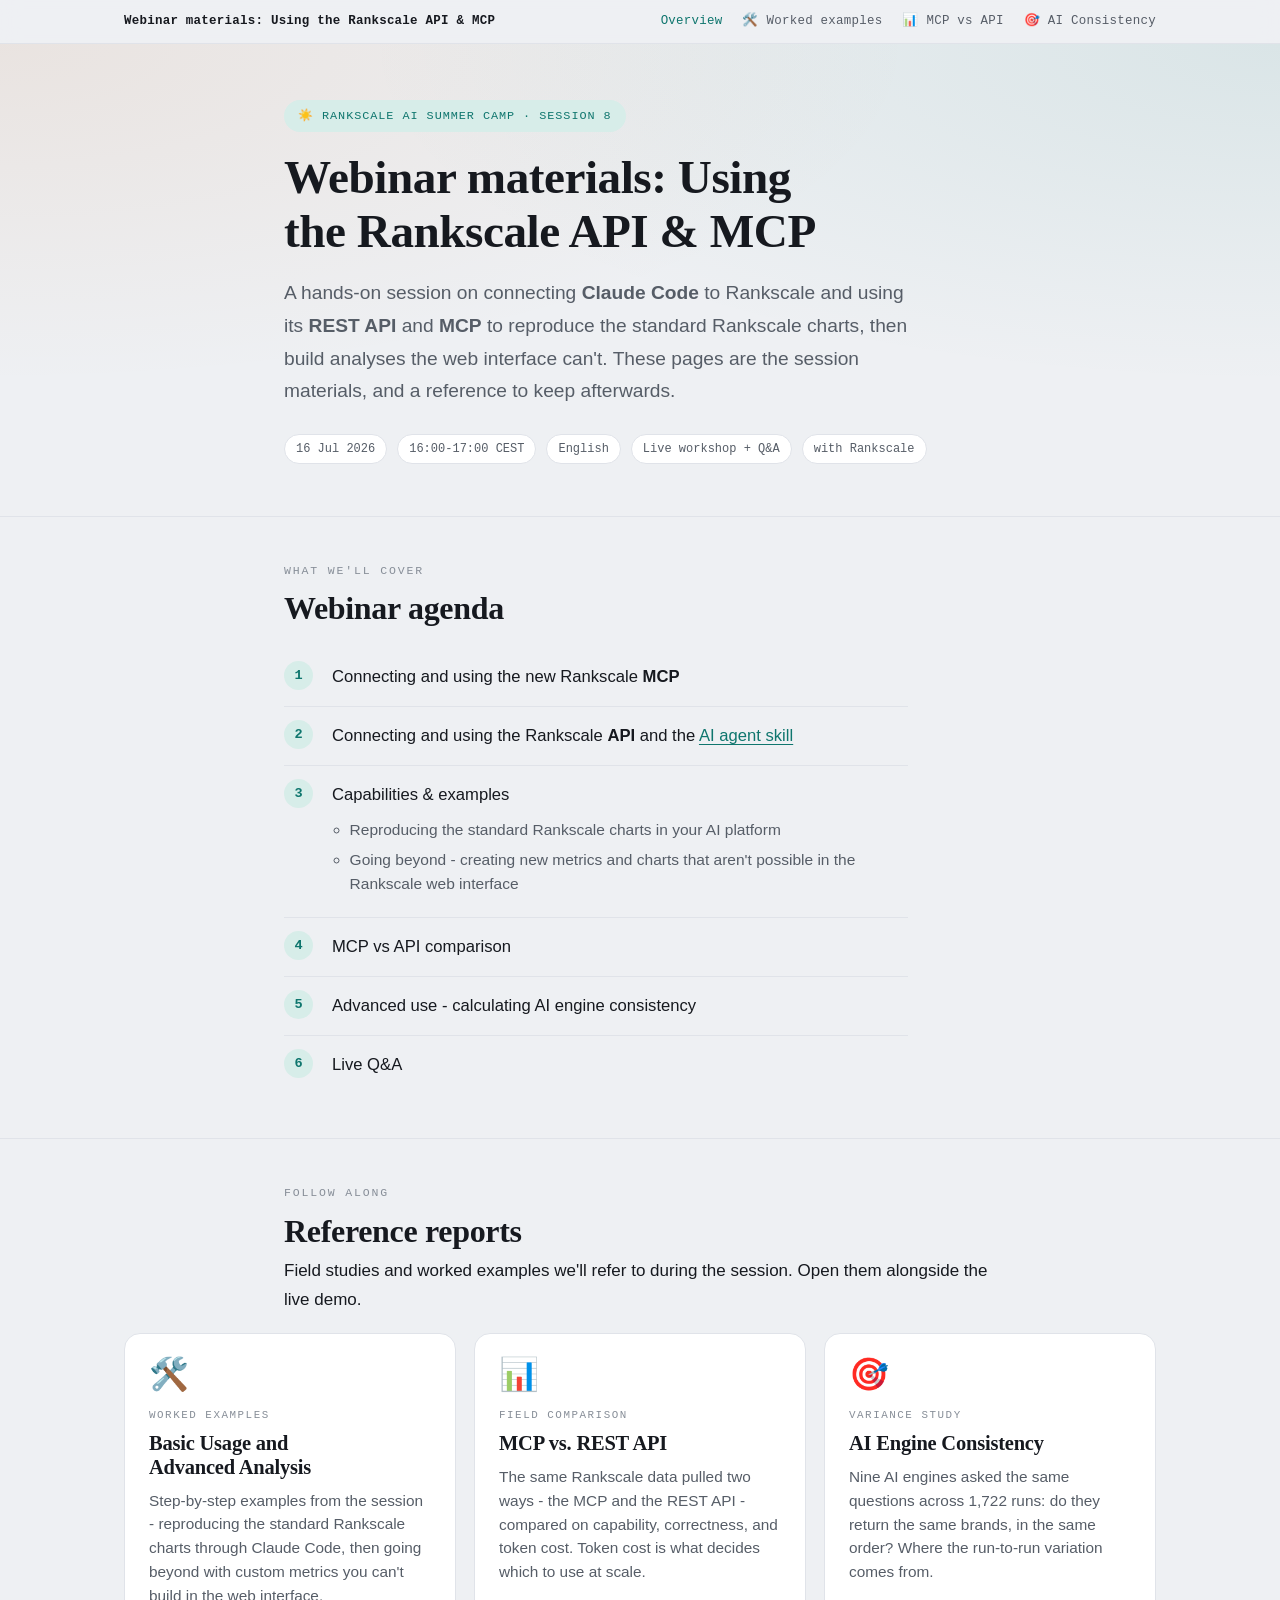
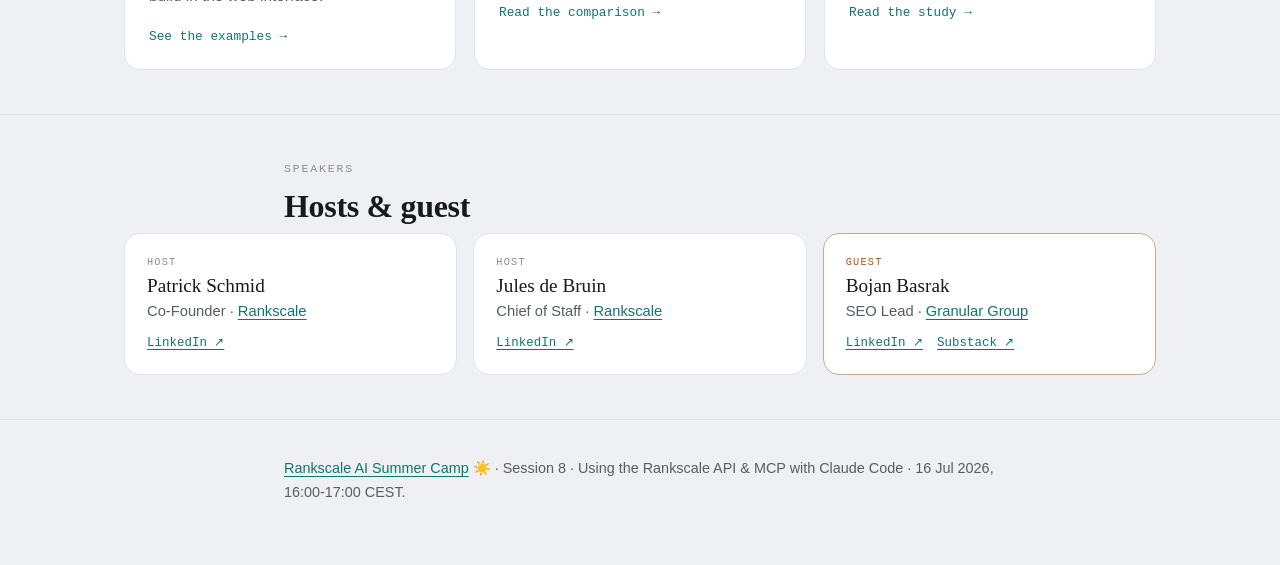
<file: index.html>
<!doctype html>
<html lang="en">
<head>
  <meta charset="utf-8">
  <meta name="viewport" content="width=device-width, initial-scale=1">
  <title>Webinar materials: Using the Rankscale API &amp; MCP</title>
  <meta name="description" content="Materials and lasting reference for the Rankscale webinar - connecting Claude Code to the Rankscale API & MCP, reproducing and going beyond the standard charts, and comparing the two surfaces.">
  <link rel="icon" type="image/svg+xml" href="assets/favicon.svg">
  <link rel="stylesheet" href="assets/base.css">
  <style>
    /* ---- landing-page-only styles ---- */
    header.masthead{
      padding:56px 0 52px;
      background:
        radial-gradient(120% 120% at 100% 0%, color-mix(in srgb, var(--teal) 9%, transparent), transparent 60%),
        radial-gradient(120% 120% at 0% 0%, color-mix(in srgb, var(--amber) 8%, transparent), transparent 60%);
    }
    .camp{display:inline-flex;align-items:center;gap:8px;font-family:var(--mono);font-size:.74rem;letter-spacing:.08em;
      text-transform:uppercase;color:var(--teal);background:var(--teal-soft);border-radius:999px;padding:6px 14px;margin:0 0 1.1rem;
      text-decoration:none;transition:background .18s ease}
    a.camp:hover{background:color-mix(in srgb, var(--teal) 20%, transparent)}
    .masthead h1{font-size:clamp(2rem,4.6vw,2.95rem)}

    /* agenda */
    .agenda{list-style:none;counter-reset:step;margin:1.3rem 0 0;padding:0;max-width:66ch}
    .agenda>li{counter-increment:step;position:relative;padding:15px 0 15px 48px;border-top:1px solid var(--line);font-size:1.04rem}
    .agenda>li:first-child{border-top:none}
    .agenda>li::before{content:counter(step);position:absolute;left:0;top:13px;width:29px;height:29px;border-radius:50%;
      background:var(--teal-soft);color:var(--teal);font-family:var(--mono);font-size:.85rem;font-weight:600;
      display:flex;align-items:center;justify-content:center}
    .agenda ul{margin:.55rem 0 .1rem;padding-left:1.1rem}
    .agenda ul li{margin:.35rem 0;color:var(--muted);font-size:.97rem;line-height:1.55}

    /* report cards */
    .reports{display:grid;grid-template-columns:repeat(auto-fit,minmax(250px,1fr));gap:18px;margin-top:8px}
    .report{display:flex;flex-direction:column;gap:6px;text-decoration:none;color:inherit;background:var(--surface);
      border:1px solid var(--line);border-radius:16px;padding:24px 24px 22px;transition:transform .18s ease,border-color .18s ease,box-shadow .18s ease}
    a.report:hover{transform:translateY(-3px);border-color:color-mix(in srgb,var(--accent) 45%,var(--line));box-shadow:0 10px 30px -18px rgba(0,0,0,.4)}
    .report .ico{font-size:2rem;line-height:1}
    .report .rk{font-family:var(--mono);font-size:.68rem;letter-spacing:.14em;text-transform:uppercase;color:var(--faint);margin-top:10px}
    .report h3{font-size:1.28rem;margin:2px 0 .2rem}
    .report p{margin:0;color:var(--muted);font-size:.96rem;line-height:1.55}
    .report .go{margin-top:12px;font-family:var(--mono);font-size:.8rem;color:var(--accent)}
    .report.soon{border-style:dashed}
    .report.soon .go{color:var(--faint)}

    /* speakers */
    .people{display:grid;grid-template-columns:repeat(auto-fit,minmax(250px,1fr));gap:16px}
    .person{background:var(--surface);border:1px solid var(--line);border-radius:16px;padding:20px 22px}
    .person.guest{border-color:color-mix(in srgb,var(--amber) 40%,var(--line))}
    .ptag{font-family:var(--mono);font-size:.64rem;letter-spacing:.12em;text-transform:uppercase;color:var(--faint);margin-bottom:2px}
    .person.guest .ptag{color:var(--amber)}
    .who{font-family:var(--serif);font-size:1.2rem;line-height:1.2}
    .role{color:var(--muted);font-size:.92rem;margin:2px 0 9px}
    .plinks{display:flex;gap:14px;flex-wrap:wrap}
    .plinks a{font-family:var(--mono);font-size:.78rem}
  </style>
</head>
<body>

<nav class="sitenav" aria-label="Webinar sections">
  <div class="inner">
    <a class="brand" href="index.html">Webinar materials: Using the Rankscale API &amp; MCP</a>
    <a href="index.html" aria-current="page">Overview</a>
    <a href="basic-and-advanced.html">🛠️ Worked examples</a>
    <a href="mcp-vs-api.html">📊 MCP vs API</a>
    <a href="ai-engine-consistency.html">🎯 AI Consistency</a>
  </div>
</nav>

<header class="masthead">
  <div class="wrap">
    <a class="camp" href="https://rankscale.ai/webinar" target="_blank" rel="noopener">☀️ Rankscale AI Summer Camp · Session 8</a>
    <h1>Webinar materials: Using the Rankscale API &amp; MCP</h1>
    <p class="dek">A hands-on session on connecting <strong>Claude Code</strong> to Rankscale and using its <strong>REST API</strong> and <strong>MCP</strong> to reproduce the standard Rankscale charts, then build analyses the web interface can't. These pages are the session materials, and a reference to keep afterwards.</p>
    <div class="meta">
      <span>16 Jul 2026</span>
      <span>16:00-17:00 CEST</span>
      <span>English</span>
      <span>Live workshop + Q&amp;A</span>
      <span>with Rankscale</span>
    </div>
  </div>
</header>

<section id="agenda">
  <div class="wrap">
    <p class="eyebrow">What we'll cover</p>
    <h2>Webinar agenda</h2>
    <ol class="agenda">
      <li>Connecting and using the new Rankscale <strong>MCP</strong></li>
      <li>Connecting and using the Rankscale <strong>API</strong> and the <a href="https://github.com/bojan-basrak/rankscale-api-skill" target="_blank" rel="noopener">AI agent skill</a></li>
      <li>Capabilities &amp; examples
        <ul>
          <li>Reproducing the standard Rankscale charts in your AI platform</li>
          <li>Going beyond - creating new metrics and charts that aren't possible in the Rankscale web interface</li>
        </ul>
      </li>
      <li>MCP vs API comparison</li>
      <li>Advanced use - calculating AI engine consistency</li>
      <li>Live Q&amp;A</li>
    </ol>
  </div>
</section>

<section id="reports">
  <div class="wrap">
    <p class="eyebrow">Follow along</p>
    <h2>Reference reports</h2>
    <p>Field studies and worked examples we'll refer to during the session. Open them alongside the live demo.</p>
  </div>
  <div class="wide">
    <div class="reports">
      <a class="report" href="basic-and-advanced.html">
        <span class="ico">🛠️</span>
        <span class="rk">Worked examples</span>
        <h3>Basic Usage and Advanced Analysis</h3>
        <p>Step-by-step examples from the session - reproducing the standard Rankscale charts through Claude Code, then going beyond with custom metrics you can't build in the web interface.</p>
        <span class="go">See the examples →</span>
      </a>
      <a class="report" href="mcp-vs-api.html">
        <span class="ico">📊</span>
        <span class="rk">Field comparison</span>
        <h3>MCP vs. REST API</h3>
        <p>The same Rankscale data pulled two ways - the MCP and the REST API - compared on capability, correctness, and token cost. Token cost is what decides which to use at scale.</p>
        <span class="go">Read the comparison →</span>
      </a>
      <a class="report" href="ai-engine-consistency.html">
        <span class="ico">🎯</span>
        <span class="rk">Variance study</span>
        <h3>AI Engine Consistency</h3>
        <p>Nine AI engines asked the same questions across 1,722 runs: do they return the same brands, in the same order? Where the run-to-run variation comes from.</p>
        <span class="go">Read the study →</span>
      </a>
    </div>
  </div>
</section>

<section id="speakers">
  <div class="wrap">
    <p class="eyebrow">Speakers</p>
    <h2>Hosts &amp; guest</h2>
  </div>
  <div class="wide">
    <div class="people">
      <div class="person">
        <div>
          <div class="ptag">Host</div>
          <div class="who">Patrick Schmid</div>
          <div class="role">Co-Founder · <a href="https://rankscale.ai" target="_blank" rel="noopener">Rankscale</a></div>
          <div class="plinks"><a href="https://www.linkedin.com/in/patrick-schmid-563634132/" target="_blank" rel="noopener">LinkedIn ↗</a></div>
        </div>
      </div>
      <div class="person">
        <div>
          <div class="ptag">Host</div>
          <div class="who">Jules de Bruin</div>
          <div class="role">Chief of Staff · <a href="https://rankscale.ai" target="_blank" rel="noopener">Rankscale</a></div>
          <div class="plinks"><a href="https://www.linkedin.com/in/jules-de-bruin-61305b11a/" target="_blank" rel="noopener">LinkedIn ↗</a></div>
        </div>
      </div>
      <div class="person guest">
        <div>
          <div class="ptag">Guest</div>
          <div class="who">Bojan Basrak</div>
          <div class="role">SEO Lead · <a href="https://granulargroup.com/" target="_blank" rel="noopener">Granular Group</a></div>
          <div class="plinks">
            <a href="https://www.linkedin.com/in/bojan-basrak/" target="_blank" rel="noopener">LinkedIn ↗</a>
            <a href="https://bojanbasrak.substack.com/" target="_blank" rel="noopener">Substack ↗</a>
          </div>
        </div>
      </div>
    </div>
  </div>
</section>

<footer>
  <div class="wrap">
    <p style="margin:0"><a href="https://rankscale.ai/webinar" target="_blank" rel="noopener">Rankscale AI Summer Camp</a> ☀️ · Session 8 · Using the Rankscale API &amp; MCP with Claude Code · 16 Jul 2026, 16:00-17:00 CEST.</p>
  </div>
</footer>

</body>
</html>
</file>
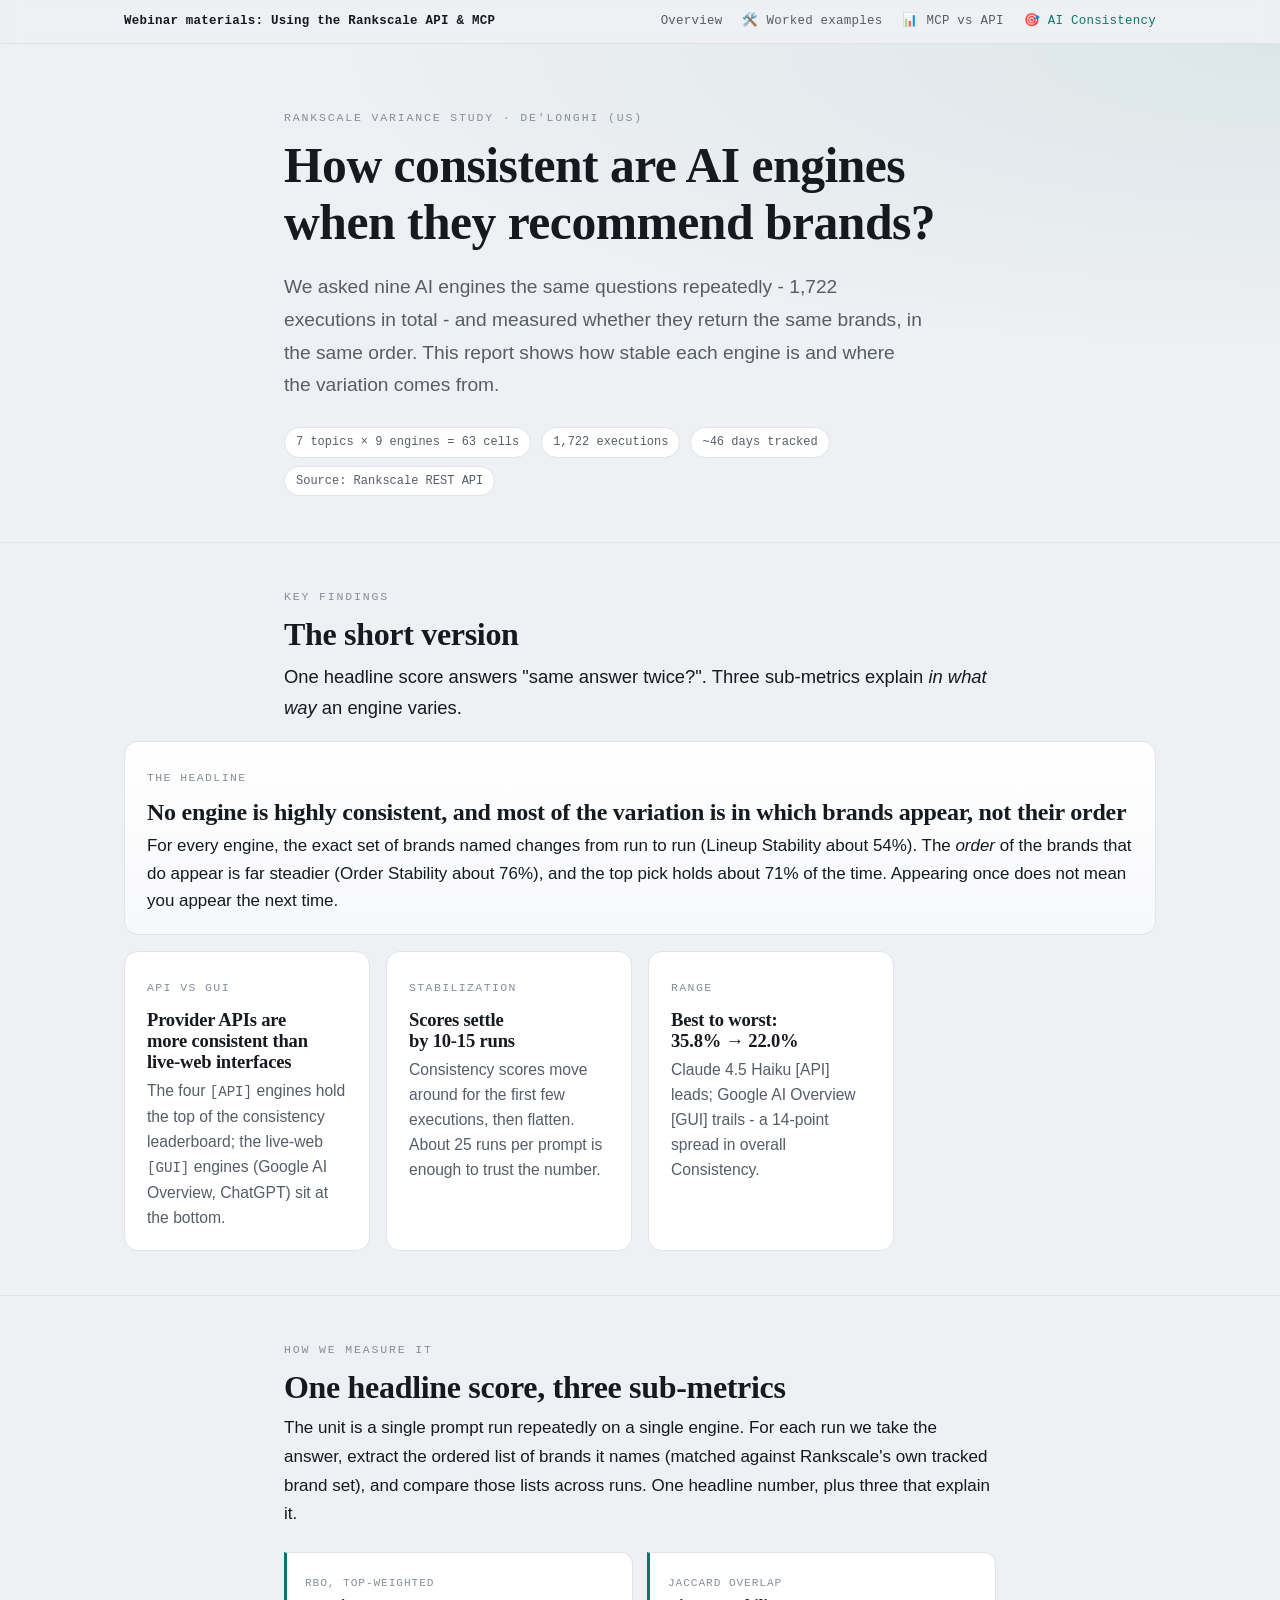
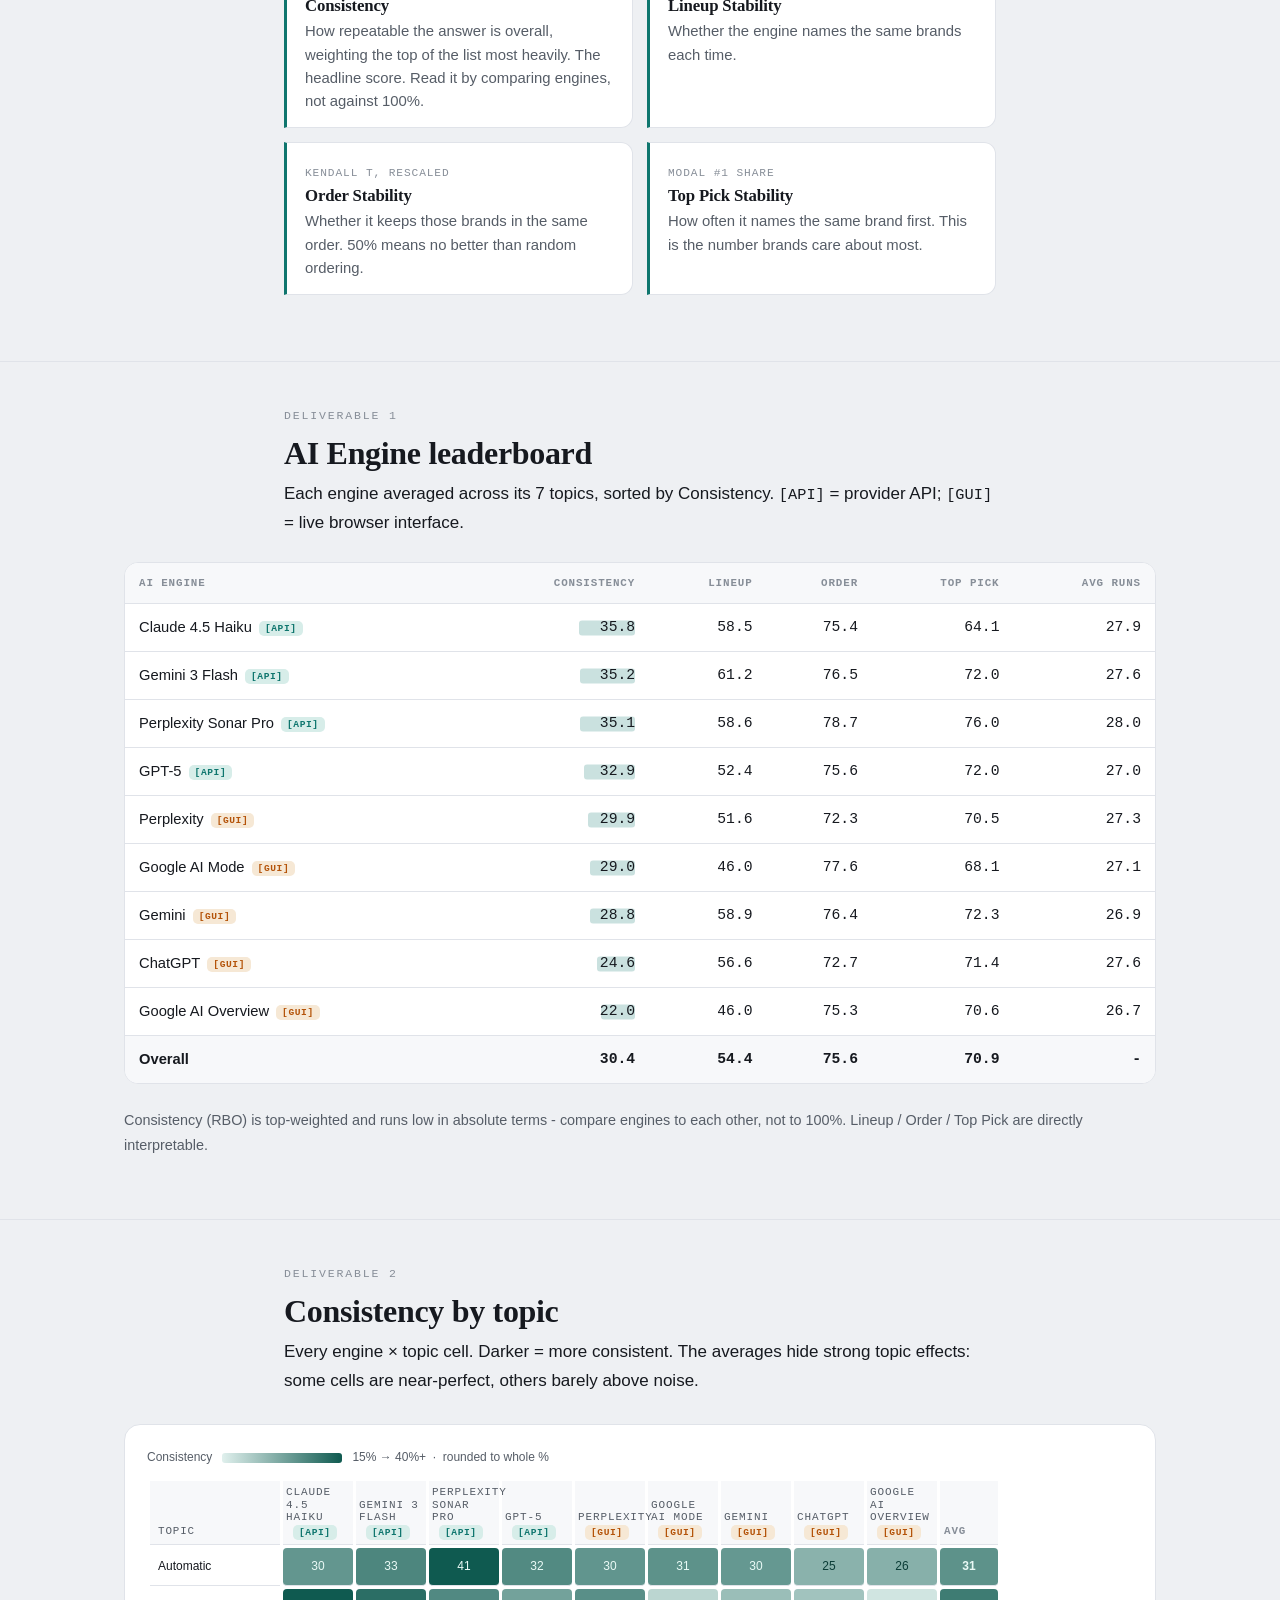
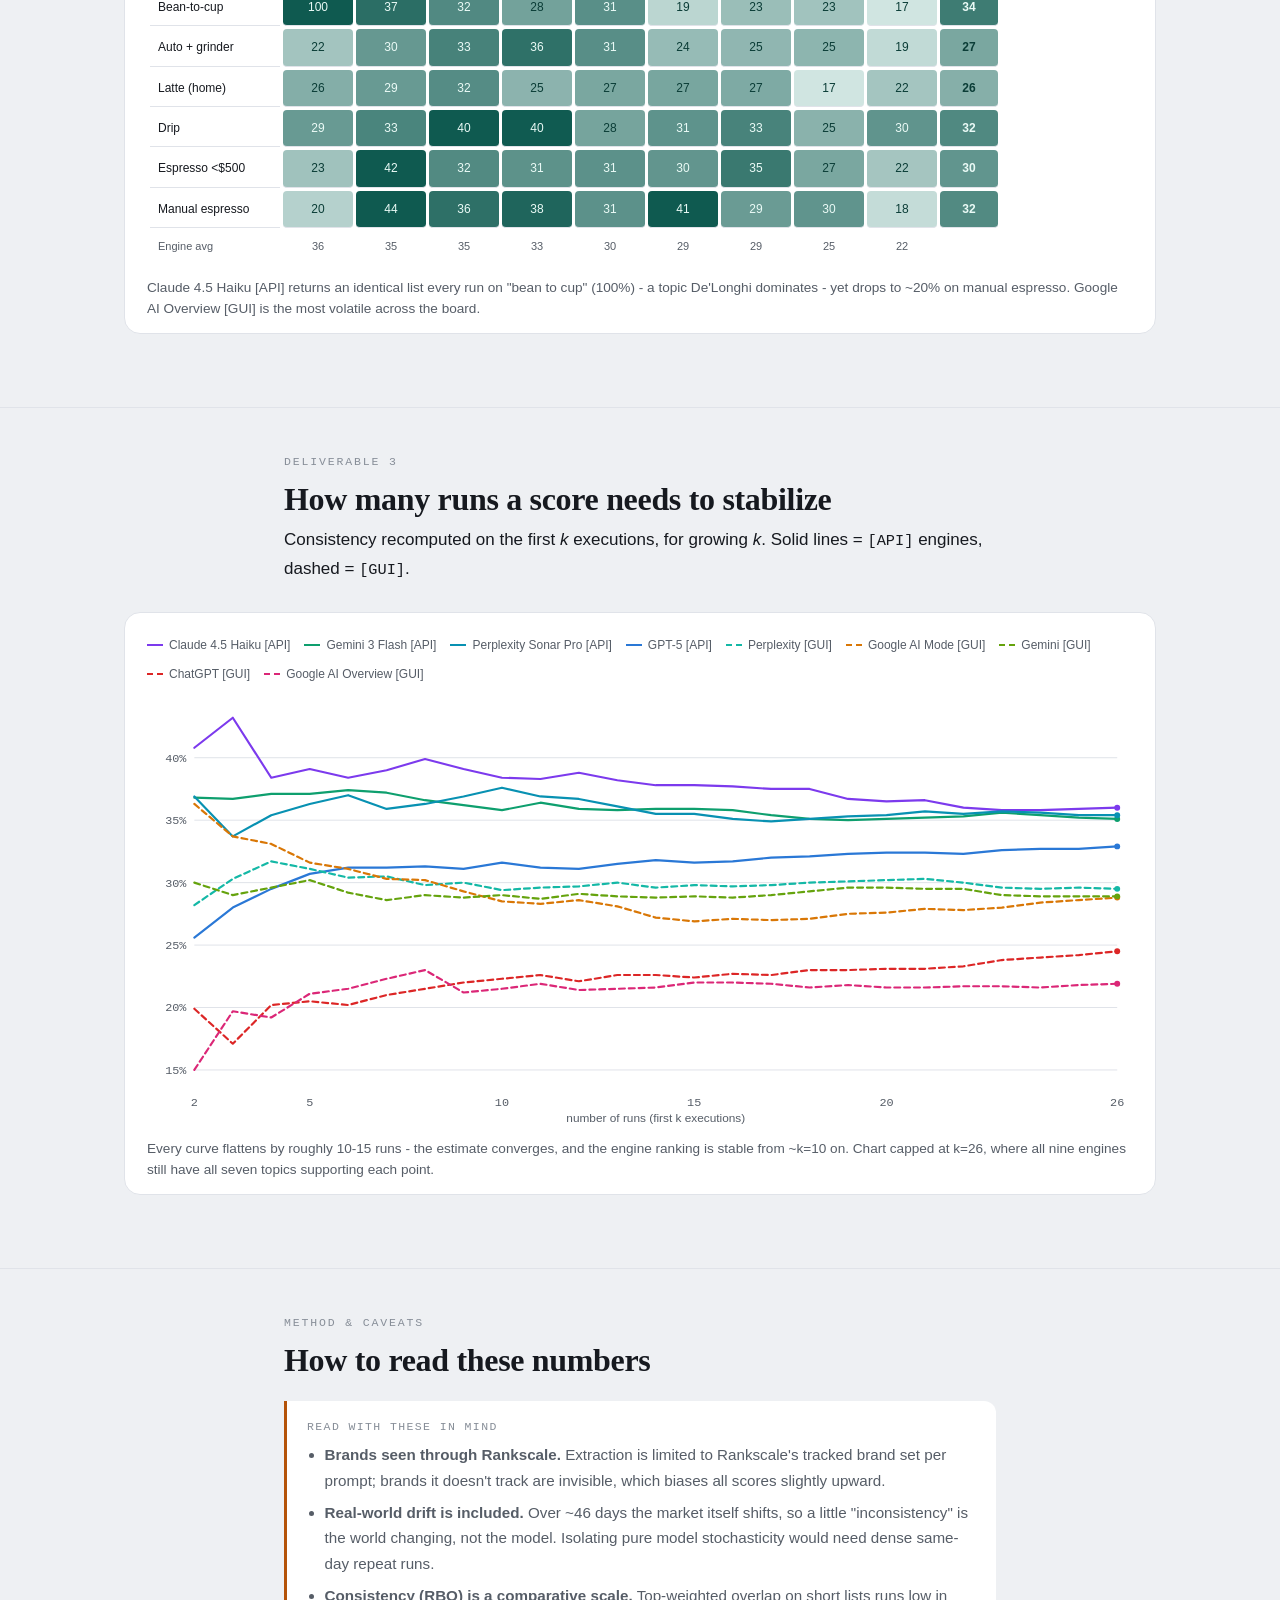
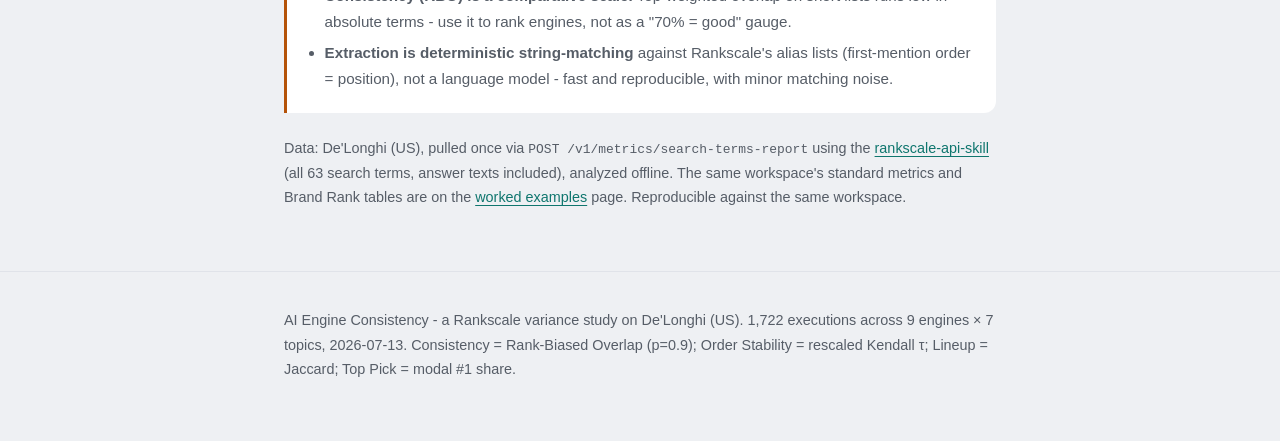
<file: ai-engine-consistency.html>
<!doctype html>
<html lang="en">
<head>
  <meta charset="utf-8">
  <meta name="viewport" content="width=device-width, initial-scale=1">
  <title>AI engine consistency - a Rankscale variance study</title>
  <link rel="icon" type="image/svg+xml" href="assets/favicon.svg">
  <link rel="stylesheet" href="assets/base.css">
  <style>
    /* ---- page-specific: AI engine consistency ---- */
    header.masthead{padding:64px 0 46px;background:radial-gradient(120% 100% at 100% 0%, color-mix(in srgb, var(--teal) 8%, transparent), transparent 62%)}
    table{min-width:640px}
    .callout{border-left-color:var(--amber)}
    tr.total td{background:var(--surface-2);font-weight:600}
    .defs{display:grid;grid-template-columns:repeat(auto-fit,minmax(240px,1fr));gap:14px;margin:1.4rem 0}
    .def{background:var(--surface);border:1px solid var(--line);border-left:3px solid var(--accent);border-radius:0 12px 12px 0;padding:14px 18px}
    .def h3{font-size:1.05rem;margin-bottom:.2rem}
    .def .tech{font-family:var(--mono);font-size:.7rem;color:var(--faint);text-transform:uppercase;letter-spacing:.08em}
    .def p{margin:.35rem 0 0;font-size:.93rem;color:var(--muted);line-height:1.55}
    .badge{font-family:var(--mono);font-size:.6rem;font-weight:600;letter-spacing:.06em;padding:2px 6px;border-radius:5px;margin-left:7px;vertical-align:1px}
    .badge.api{background:var(--teal-soft);color:var(--teal)} .badge.gui{background:var(--amber-soft);color:var(--amber)}
    .cbar{position:relative;display:inline-block;min-width:56px;text-align:right}
    .legend{display:flex;flex-wrap:wrap;gap:8px 14px;font-size:12px;color:var(--muted);margin-bottom:8px}
    .legend span{display:inline-flex;align-items:center;gap:6px}
    .legend i{width:16px;height:0;border-top-width:2px;border-top-style:solid;display:inline-block}
    .legend i.dash{border-top-style:dashed}
  </style>
</head>
<body>

<nav class="sitenav" aria-label="Webinar sections">
  <div class="inner">
    <a class="brand" href="index.html">Webinar materials: Using the Rankscale API &amp; MCP</a>
    <a href="index.html">Overview</a>
    <a href="basic-and-advanced.html">🛠️ Worked examples</a>
    <a href="mcp-vs-api.html">📊 MCP vs API</a>
    <a href="ai-engine-consistency.html" aria-current="page">🎯 AI Consistency</a>
  </div>
</nav>
<header class="masthead">
  <div class="wrap">
    <p class="eyebrow">Rankscale variance study &middot; De'Longhi (US)</p>
    <h1>How consistent are AI engines when they recommend brands?</h1>
    <p class="dek">We asked nine AI engines the same questions repeatedly - 1,722 executions in total - and measured whether they return the same brands, in the same order. This report shows how stable each engine is and where the variation comes from.</p>
    <div class="meta">
      <span>7 topics &times; 9 engines = 63 cells</span>
      <span>1,722 executions</span>
      <span>~46 days tracked</span>
      <span>Source: Rankscale REST API</span>
    </div>
  </div>
</header>

<section id="findings">
  <div class="wrap"><p class="eyebrow">Key findings</p><h2>The short version</h2>
  <p class="lead">One headline score answers "same answer twice?". Three sub-metrics explain <em>in what way</em> an engine varies.</p></div>
  <div class="wide"><div class="findgrid reveal">
    <div class="find hero"><span class="k">The headline</span><h3>No engine is highly consistent, and most of the variation is in which brands appear, not their order</h3>
      <p>For every engine, the exact set of brands named changes from run to run (Lineup Stability about 54%). The <em>order</em> of the brands that do appear is far steadier (Order Stability about 76%), and the top pick holds about 71% of the time. Appearing once does not mean you appear the next time.</p></div>
    <div class="find"><span class="k">API vs GUI</span><h3>Provider APIs are more consistent than live-web interfaces</h3><p>The four <code>[API]</code> engines hold the top of the consistency leaderboard; the live-web <code>[GUI]</code> engines (Google AI Overview, ChatGPT) sit at the bottom.</p></div>
    <div class="find"><span class="k">Stabilization</span><h3>Scores settle by 10-15 runs</h3><p>Consistency scores move around for the first few executions, then flatten. About 25 runs per prompt is enough to trust the number.</p></div>
    <div class="find"><span class="k">Range</span><h3>Best to worst: 35.8% → 22.0%</h3><p>Claude 4.5 Haiku [API] leads; Google AI Overview [GUI] trails - a 14-point spread in overall Consistency.</p></div>
  </div></div>
</section>

<section id="method">
  <div class="wrap"><p class="eyebrow">How we measure it</p><h2>One headline score, three sub-metrics</h2>
  <p>The unit is a single prompt run repeatedly on a single engine. For each run we take the answer, extract the ordered list of brands it names (matched against Rankscale's own tracked brand set), and compare those lists across runs. One headline number, plus three that explain it.</p>
  <div class="defs">
    <div class="def"><span class="tech">RBO, top-weighted</span><h3>Consistency</h3><p>How repeatable the answer is overall, weighting the top of the list most heavily. The headline score. Read it by comparing engines, not against 100%.</p></div>
    <div class="def"><span class="tech">Jaccard overlap</span><h3>Lineup Stability</h3><p>Whether the engine names the same brands each time.</p></div>
    <div class="def"><span class="tech">Kendall &tau;, rescaled</span><h3>Order Stability</h3><p>Whether it keeps those brands in the same order. 50% means no better than random ordering.</p></div>
    <div class="def"><span class="tech">Modal #1 share</span><h3>Top Pick Stability</h3><p>How often it names the same brand first. This is the number brands care about most.</p></div>
  </div></div>
</section>

<section id="leaderboard">
  <div class="wrap"><p class="eyebrow">Deliverable 1</p><h2>AI Engine leaderboard</h2>
  <p>Each engine averaged across its 7 topics, sorted by Consistency. <code>[API]</code> = provider API; <code>[GUI]</code> = live browser interface.</p></div>
  <div class="wide"><div class="tablewrap reveal">
    <table>
      <thead><tr><th>AI Engine</th><th class="n">Consistency</th><th class="n">Lineup</th><th class="n">Order</th><th class="n">Top Pick</th><th class="n">avg runs</th></tr></thead>
      <tbody id="lbBody"></tbody>
    </table>
  </div>
  <p style="font-size:.9rem;color:var(--muted)">Consistency (RBO) is top-weighted and runs low in absolute terms - compare engines to each other, not to 100%. Lineup / Order / Top Pick are directly interpretable.</p>
  </div>
</section>

<section id="heatmap">
  <div class="wrap"><p class="eyebrow">Deliverable 2</p><h2>Consistency by topic</h2>
  <p>Every engine &times; topic cell. Darker = more consistent. The averages hide strong topic effects: some cells are near-perfect, others barely above noise.</p></div>
  <div class="wide"><figure class="reveal">
    <div style="display:flex;align-items:center;gap:10px;font-size:12px;color:var(--muted);margin-bottom:10px;flex-wrap:wrap">
      <span>Consistency</span><span style="display:inline-block;width:120px;height:10px;border-radius:3px;background:linear-gradient(90deg,rgb(224,240,237),rgb(15,90,80))"></span><span>15% → 40%+ &nbsp;·&nbsp; rounded to whole %</span></div>
    <div id="hm" style="overflow-x:auto"></div>
    <figcaption>Claude 4.5 Haiku [API] returns an identical list every run on "bean to cup" (100%) - a topic De'Longhi dominates - yet drops to ~20% on manual espresso. Google AI Overview [GUI] is the most volatile across the board.</figcaption>
  </figure></div>
</section>

<section id="convergence">
  <div class="wrap"><p class="eyebrow">Deliverable 3</p><h2>How many runs a score needs to stabilize</h2>
  <p>Consistency recomputed on the first <em>k</em> executions, for growing <em>k</em>. Solid lines = <code>[API]</code> engines, dashed = <code>[GUI]</code>.</p></div>
  <div class="wide"><figure class="reveal">
    <div class="legend" id="cvLegend"></div>
    <div style="overflow-x:auto"><svg id="cv" viewBox="0 0 1000 440" role="img" aria-label="Consistency versus number of runs for nine engines; curves flatten by 10 to 15 runs. API engines settle highest, GUI engines lowest."></svg></div>
    <figcaption>Every curve flattens by roughly 10-15 runs - the estimate converges, and the engine ranking is stable from ~k=10 on. Chart capped at k=26, where all nine engines still have all seven topics supporting each point.</figcaption>
  </figure></div>
</section>

<section id="caveats">
  <div class="wrap"><p class="eyebrow">Method &amp; caveats</p><h2>How to read these numbers</h2>
  <div class="callout"><span class="k">Read with these in mind</span>
  <ul>
    <li><strong>Brands seen through Rankscale.</strong> Extraction is limited to Rankscale's tracked brand set per prompt; brands it doesn't track are invisible, which biases all scores slightly upward.</li>
    <li><strong>Real-world drift is included.</strong> Over ~46 days the market itself shifts, so a little "inconsistency" is the world changing, not the model. Isolating pure model stochasticity would need dense same-day repeat runs.</li>
    <li><strong>Consistency (RBO) is a comparative scale.</strong> Top-weighted overlap on short lists runs low in absolute terms - use it to rank engines, not as a "70% = good" gauge.</li>
    <li><strong>Extraction is deterministic string-matching</strong> against Rankscale's alias lists (first-mention order = position), not a language model - fast and reproducible, with minor matching noise.</li>
  </ul></div>
  <p style="font-size:.9rem;color:var(--muted)">Data: De'Longhi (US), pulled once via <code>POST /v1/metrics/search-terms-report</code> using the <a href="https://github.com/bojan-basrak/rankscale-api-skill" target="_blank" rel="noopener">rankscale-api-skill</a> (all 63 search terms, answer texts included), analyzed offline. The same workspace's standard metrics and Brand Rank tables are on the <a href="basic-and-advanced.html">worked examples</a> page. Reproducible against the same workspace.</p>
  </div>
</section>

<footer><div class="wrap"><p style="margin:0">AI Engine Consistency - a Rankscale variance study on De'Longhi (US). 1,722 executions across 9 engines &times; 7 topics, 2026-07-13. Consistency = Rank-Biased Overlap (p=0.9); Order Stability = rescaled Kendall &tau;; Lineup = Jaccard; Top Pick = modal #1 share.</p></div></footer>

<script>
(function(){
  var engines=[
    {name:"Claude 4.5 Haiku",tier:"api",c:35.8,l:58.5,o:75.4,t:64.1,n:27.9,col:"#7c3aed"},
    {name:"Gemini 3 Flash",tier:"api",c:35.2,l:61.2,o:76.5,t:72.0,n:27.6,col:"#0e9f6e"},
    {name:"Perplexity Sonar Pro",tier:"api",c:35.1,l:58.6,o:78.7,t:76.0,n:28.0,col:"#0891b2"},
    {name:"GPT-5",tier:"api",c:32.9,l:52.4,o:75.6,t:72.0,n:27.0,col:"#2a78d6"},
    {name:"Perplexity",tier:"gui",c:29.9,l:51.6,o:72.3,t:70.5,n:27.3,col:"#14b8a6"},
    {name:"Google AI Mode",tier:"gui",c:29.0,l:46.0,o:77.6,t:68.1,n:27.1,col:"#d97706"},
    {name:"Gemini",tier:"gui",c:28.8,l:58.9,o:76.4,t:72.3,n:26.9,col:"#65a30d"},
    {name:"ChatGPT",tier:"gui",c:24.6,l:56.6,o:72.7,t:71.4,n:27.6,col:"#dc2626"},
    {name:"Google AI Overview",tier:"gui",c:22.0,l:46.0,o:75.3,t:70.6,n:26.7,col:"#db2777"}
  ];
  var overall={c:30.4,l:54.4,o:75.6,t:70.9};
  var cmax=Math.max.apply(null,engines.map(function(e){return e.c;}));

  // leaderboard
  var tb=document.getElementById("lbBody");
  engines.forEach(function(e){
    var w=Math.round(e.c/cmax*100);
    var badge='<span class="badge '+e.tier+'">'+(e.tier==='api'?'[API]':'[GUI]')+'</span>';
    var bar='<span class="cbar"><span style="position:absolute;right:0;top:50%;transform:translateY(-50%);height:60%;width:'+w+'%;max-width:100%;background:color-mix(in srgb, var(--teal) 22%, transparent);border-radius:3px;z-index:0"></span><span style="position:relative;z-index:1">'+e.c.toFixed(1)+'</span></span>';
    tb.insertAdjacentHTML("beforeend","<tr><td>"+e.name+badge+"</td><td class='n'>"+bar+"</td><td class='n'>"+e.l.toFixed(1)+"</td><td class='n'>"+e.o.toFixed(1)+"</td><td class='n'>"+e.t.toFixed(1)+"</td><td class='n'>"+e.n.toFixed(1)+"</td></tr>");
  });
  tb.insertAdjacentHTML("beforeend","<tr class='total'><td>Overall</td><td class='n'>"+overall.c.toFixed(1)+"</td><td class='n'>"+overall.l.toFixed(1)+"</td><td class='n'>"+overall.o.toFixed(1)+"</td><td class='n'>"+overall.t.toFixed(1)+"</td><td class='n'>-</td></tr>");

  // heatmap (topics as rows, engines as columns)
  var engs=[
    ["Claude 4.5 Haiku","api",35.8],
    ["Gemini 3 Flash","api",35.2],
    ["Perplexity Sonar Pro","api",35.1],
    ["GPT-5","api",32.9],
    ["Perplexity","gui",29.9],
    ["Google AI Mode","gui",29.0],
    ["Gemini","gui",28.8],
    ["ChatGPT","gui",24.6],
    ["Google AI Overview","gui",22.0]
  ];
  var topicRows=[
    ["Automatic",[30,32.6,40.5,32,30.2,30.7,29.7,25.3,25.6],30.7],
    ["Bean-to-cup",[100,36.6,32.1,28,31.1,19.4,23.4,22.5,16.9],34.4],
    ["Auto + grinder",[22.3,29.6,33.3,36.2,31.3,23.8,24.6,24.9,18.7],27.2],
    ["Latte (home)",[26,29.4,31.6,25.1,27.2,27.4,26.7,16.9,22.2],25.8],
    ["Drip",[29.4,32.9,40.2,39.9,27.7,30.5,33.2,25.3,30.3],32.2],
    ["Espresso <$500",[22.7,41.7,32,30.7,30.8,30.1,34.9,27.2,22.1],30.2],
    ["Manual espresso",[20.1,43.9,36.3,38.1,30.8,41.4,29.1,30.3,18.3],32.0]
  ];
  function hcol(v){var t=Math.max(0,Math.min(1,(v-15)/(40-15)));var L=[224,240,237],D=[15,90,80];var c=L.map(function(l,i){return Math.round(l+(D[i]-l)*t);});return{bg:'rgb('+c[0]+','+c[1]+','+c[2]+')',fg:t>0.55?'#eafaf6':'#0b3d37'};}
  var h='<table style="border-collapse:separate;border-spacing:3px;font-size:12px;font-variant-numeric:tabular-nums;table-layout:fixed;width:838px;min-width:838px">';
  h+='<colgroup><col style="width:130px">';
  engs.forEach(function(){h+='<col style="width:70px">';});
  h+='<col style="width:58px"></colgroup>';
  h+='<thead><tr><th style="text-align:left;vertical-align:bottom;color:var(--muted);font-weight:500;padding:4px 8px">Topic</th>';
  engs.forEach(function(e){var bd='<span class="badge '+e[1]+'">'+(e[1]==='api'?'[API]':'[GUI]')+'</span>';h+='<th style="vertical-align:bottom;height:64px;white-space:normal;padding:5px 3px;font-weight:500;font-size:11px;line-height:1.15;color:var(--muted)"><span style="display:block;margin-bottom:3px">'+e[0]+'</span>'+bd+'</th>';});
  h+='<th style="vertical-align:bottom;padding:4px 4px;font-weight:600">Avg</th></tr></thead><tbody>';
  topicRows.forEach(function(r){
    h+='<tr><td style="text-align:left;padding:7px 8px;white-space:nowrap;overflow:hidden;text-overflow:ellipsis">'+r[0]+'</td>';
    r[1].forEach(function(v){var c=hcol(v);h+='<td style="background:'+c.bg+';color:'+c.fg+';text-align:center;padding:8px 2px;border-radius:4px">'+Math.round(v)+'</td>';});
    var ca=hcol(r[2]);h+='<td style="background:'+ca.bg+';color:'+ca.fg+';text-align:center;padding:8px 2px;border-radius:4px;font-weight:600">'+Math.round(r[2])+'</td></tr>';
  });
  h+='<tr><td style="text-align:left;padding:6px 8px;color:var(--muted);font-size:11px">Engine avg</td>';
  engs.forEach(function(e){h+='<td style="text-align:center;padding:4px 2px;color:var(--muted);font-size:11px">'+Math.round(e[2])+'</td>';});
  h+='<td></td></tr></tbody></table>';
  document.getElementById("hm").innerHTML=h;

  // convergence
  var series=[
    ["Claude 4.5 Haiku","api","#7c3aed",[40.8,43.2,38.4,39.1,38.4,39,39.9,39.1,38.4,38.3,38.8,38.2,37.8,37.8,37.7,37.5,37.5,36.7,36.5,36.6,36,35.8,35.8,35.9,36]],
    ["Gemini 3 Flash","api","#0e9f6e",[36.8,36.7,37.1,37.1,37.4,37.2,36.6,36.2,35.8,36.4,35.9,35.8,35.9,35.9,35.8,35.4,35.1,35,35.1,35.2,35.3,35.6,35.4,35.2,35.1]],
    ["Perplexity Sonar Pro","api","#0891b2",[36.9,33.7,35.4,36.3,37,35.9,36.3,36.9,37.6,36.9,36.7,36.1,35.5,35.5,35.1,34.9,35.1,35.3,35.4,35.7,35.5,35.7,35.6,35.4,35.4]],
    ["GPT-5","api","#2a78d6",[25.6,28,29.5,30.7,31.2,31.2,31.3,31.1,31.6,31.2,31.1,31.5,31.8,31.6,31.7,32,32.1,32.3,32.4,32.4,32.3,32.6,32.7,32.7,32.9]],
    ["Perplexity","gui","#14b8a6",[28.2,30.3,31.7,31.1,30.4,30.5,29.8,30,29.4,29.6,29.7,30,29.6,29.8,29.7,29.8,30,30.1,30.2,30.3,30,29.6,29.5,29.6,29.5]],
    ["Google AI Mode","gui","#d97706",[36.3,33.7,33.1,31.6,31.1,30.3,30.2,29.3,28.5,28.3,28.6,28.1,27.2,26.9,27.1,27,27.1,27.5,27.6,27.9,27.8,28,28.4,28.6,28.8]],
    ["Gemini","gui","#65a30d",[30,29,29.6,30.2,29.2,28.6,29,28.8,29,28.7,29.1,28.9,28.8,28.9,28.8,29,29.3,29.6,29.6,29.5,29.5,29,28.9,28.9,28.9]],
    ["ChatGPT","gui","#dc2626",[19.9,17.1,20.2,20.5,20.2,21,21.5,22,22.3,22.6,22.1,22.6,22.6,22.4,22.7,22.6,23,23,23.1,23.1,23.3,23.8,24,24.2,24.5]],
    ["Google AI Overview","gui","#db2777",[15,19.7,19.2,21.1,21.5,22.3,23,21.2,21.5,21.9,21.4,21.5,21.6,22,22,21.9,21.6,21.8,21.6,21.6,21.7,21.7,21.6,21.8,21.9]]
  ];
  var NS="http://www.w3.org/2000/svg",svg=document.getElementById("cv");
  function el(n,a){var e=document.createElementNS(NS,n);for(var k in a)e.setAttribute(k,a[k]);return e;}
  function tx(x,y,s,a){var t=el("text",Object.assign({x:x,y:y},a));t.textContent=s;return t;}
  var W=1000,H=440,pL=48,pR=16,pT=16,pB=44,ph=H-pT-pB,pw=W-pL-pR,kMin=2,kMax=26,yMin=14,yMax=44;
  var cs=getComputedStyle(document.documentElement),muted=(cs.getPropertyValue('--muted')||'#888').trim(),line=(cs.getPropertyValue('--line')||'#ddd').trim();
  function X(k){return pL+(k-kMin)/(kMax-kMin)*pw;} function Y(v){return pT+ph-(v-yMin)/(yMax-yMin)*ph;}
  [15,20,25,30,35,40].forEach(function(g){var y=Y(g);svg.appendChild(el("line",{x1:pL,y1:y,x2:pL+pw,y2:y,stroke:line,"stroke-width":1}));svg.appendChild(tx(pL-8,y+4,g+"%",{"text-anchor":"end",fill:muted,"font-size":"12","font-family":"var(--mono)"}));});
  [2,5,10,15,20,26].forEach(function(k){svg.appendChild(tx(X(k),H-20,k,{"text-anchor":"middle",fill:muted,"font-size":"12","font-family":"var(--mono)"}));});
  svg.appendChild(tx(pL+pw/2,H-4,"number of runs (first k executions)",{"text-anchor":"middle",fill:muted,"font-size":"12"}));
  series.forEach(function(s){
    var pts=s[3].map(function(v,i){return [X(kMin+i),Y(v)];});
    var at={d:"M"+pts.map(function(p){return p[0]+" "+p[1];}).join(" L"),fill:"none",stroke:s[2],"stroke-width":2.2,"stroke-linejoin":"round","stroke-linecap":"round"};
    if(s[1]==='gui') at["stroke-dasharray"]="6 4";
    svg.appendChild(el("path",at));
    var last=pts[pts.length-1];svg.appendChild(el("circle",{cx:last[0],cy:last[1],r:3,fill:s[2]}));
  });
  var lg=document.getElementById("cvLegend");
  series.forEach(function(s){var sp=document.createElement("span");var i=document.createElement("i");i.className=s[1]==='gui'?'dash':'';i.style.borderTopColor=s[2];sp.appendChild(i);sp.appendChild(document.createTextNode(s[0]+(s[1]==='api'?' [API]':' [GUI]')));lg.appendChild(sp);});

  var rm=window.matchMedia("(prefers-reduced-motion:reduce)").matches;
  if(!rm && "IntersectionObserver" in window){var io=new IntersectionObserver(function(es){es.forEach(function(e){if(e.isIntersecting){e.target.classList.add("in");io.unobserve(e.target);}});},{threshold:.1});document.querySelectorAll(".reveal").forEach(function(n){io.observe(n);});}
  else document.querySelectorAll(".reveal").forEach(function(n){n.classList.add("in");});
})();
</script>
</body>
</html>
</file>
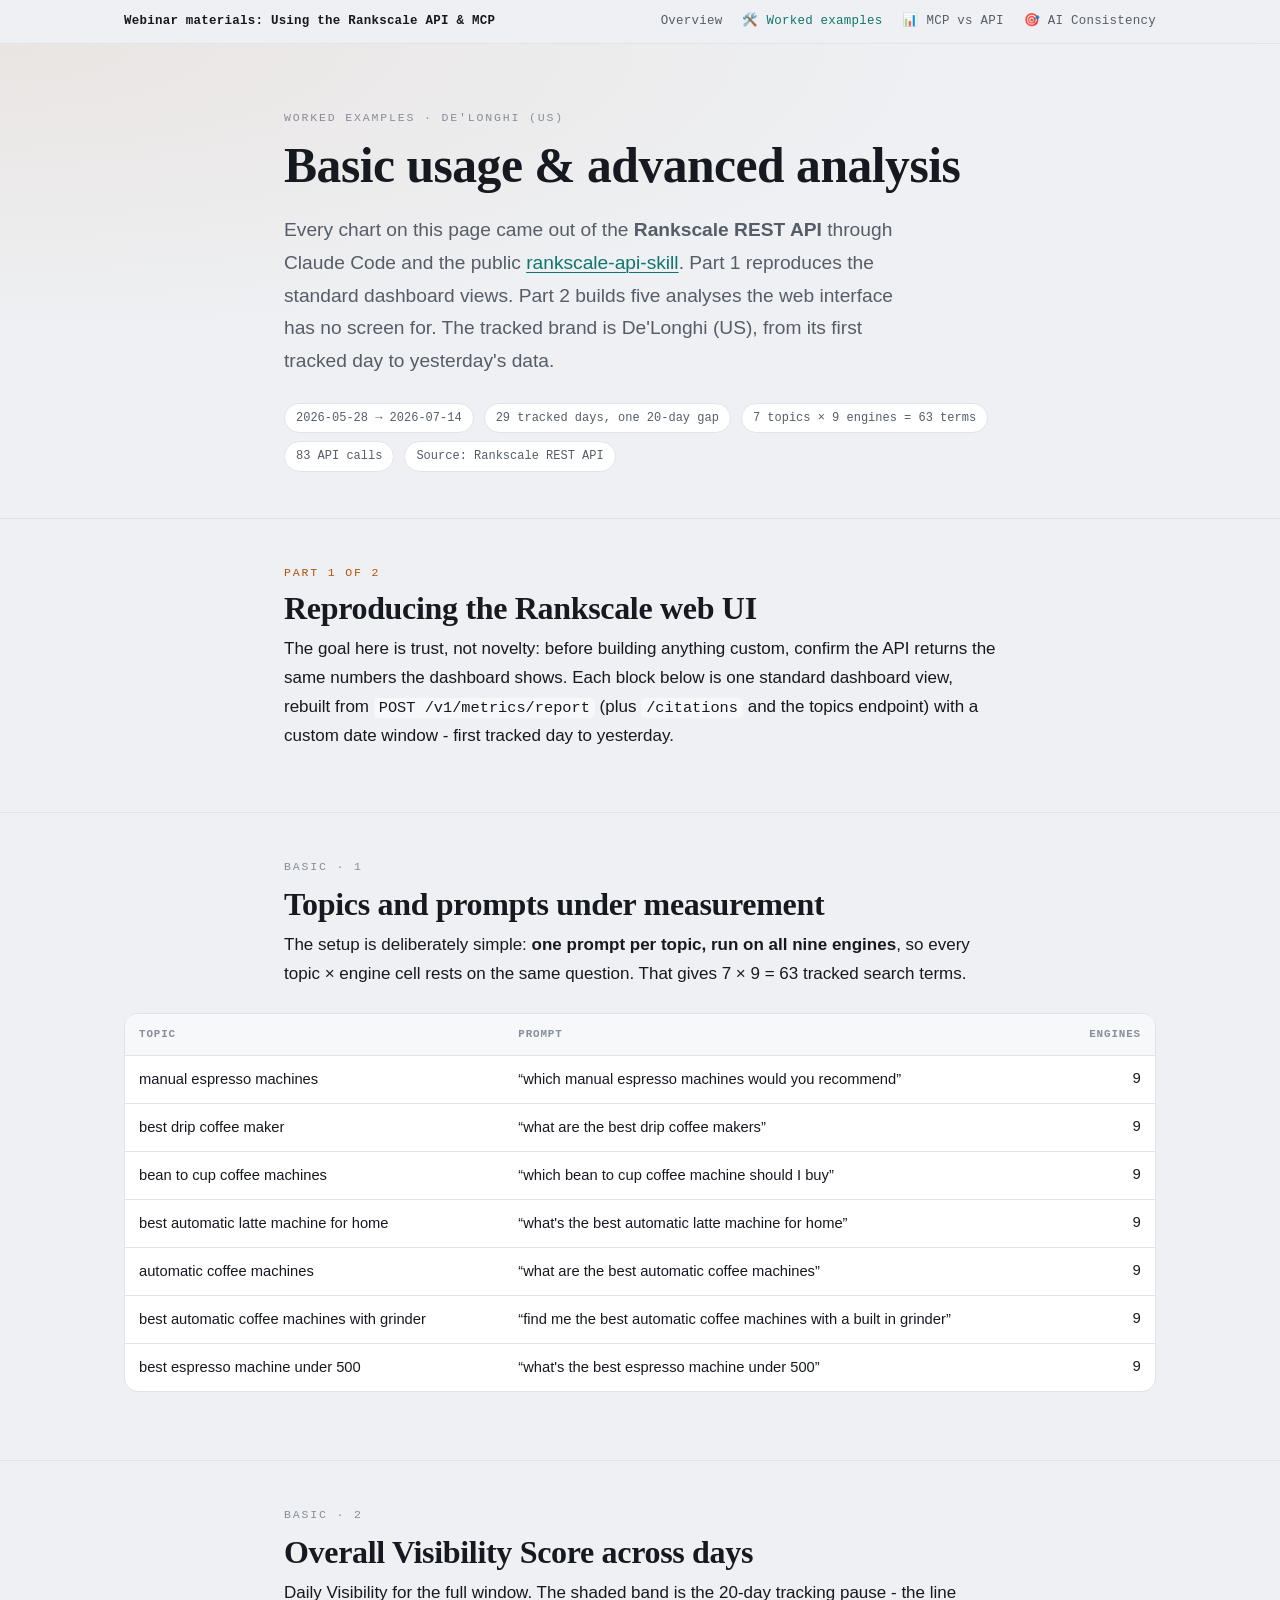
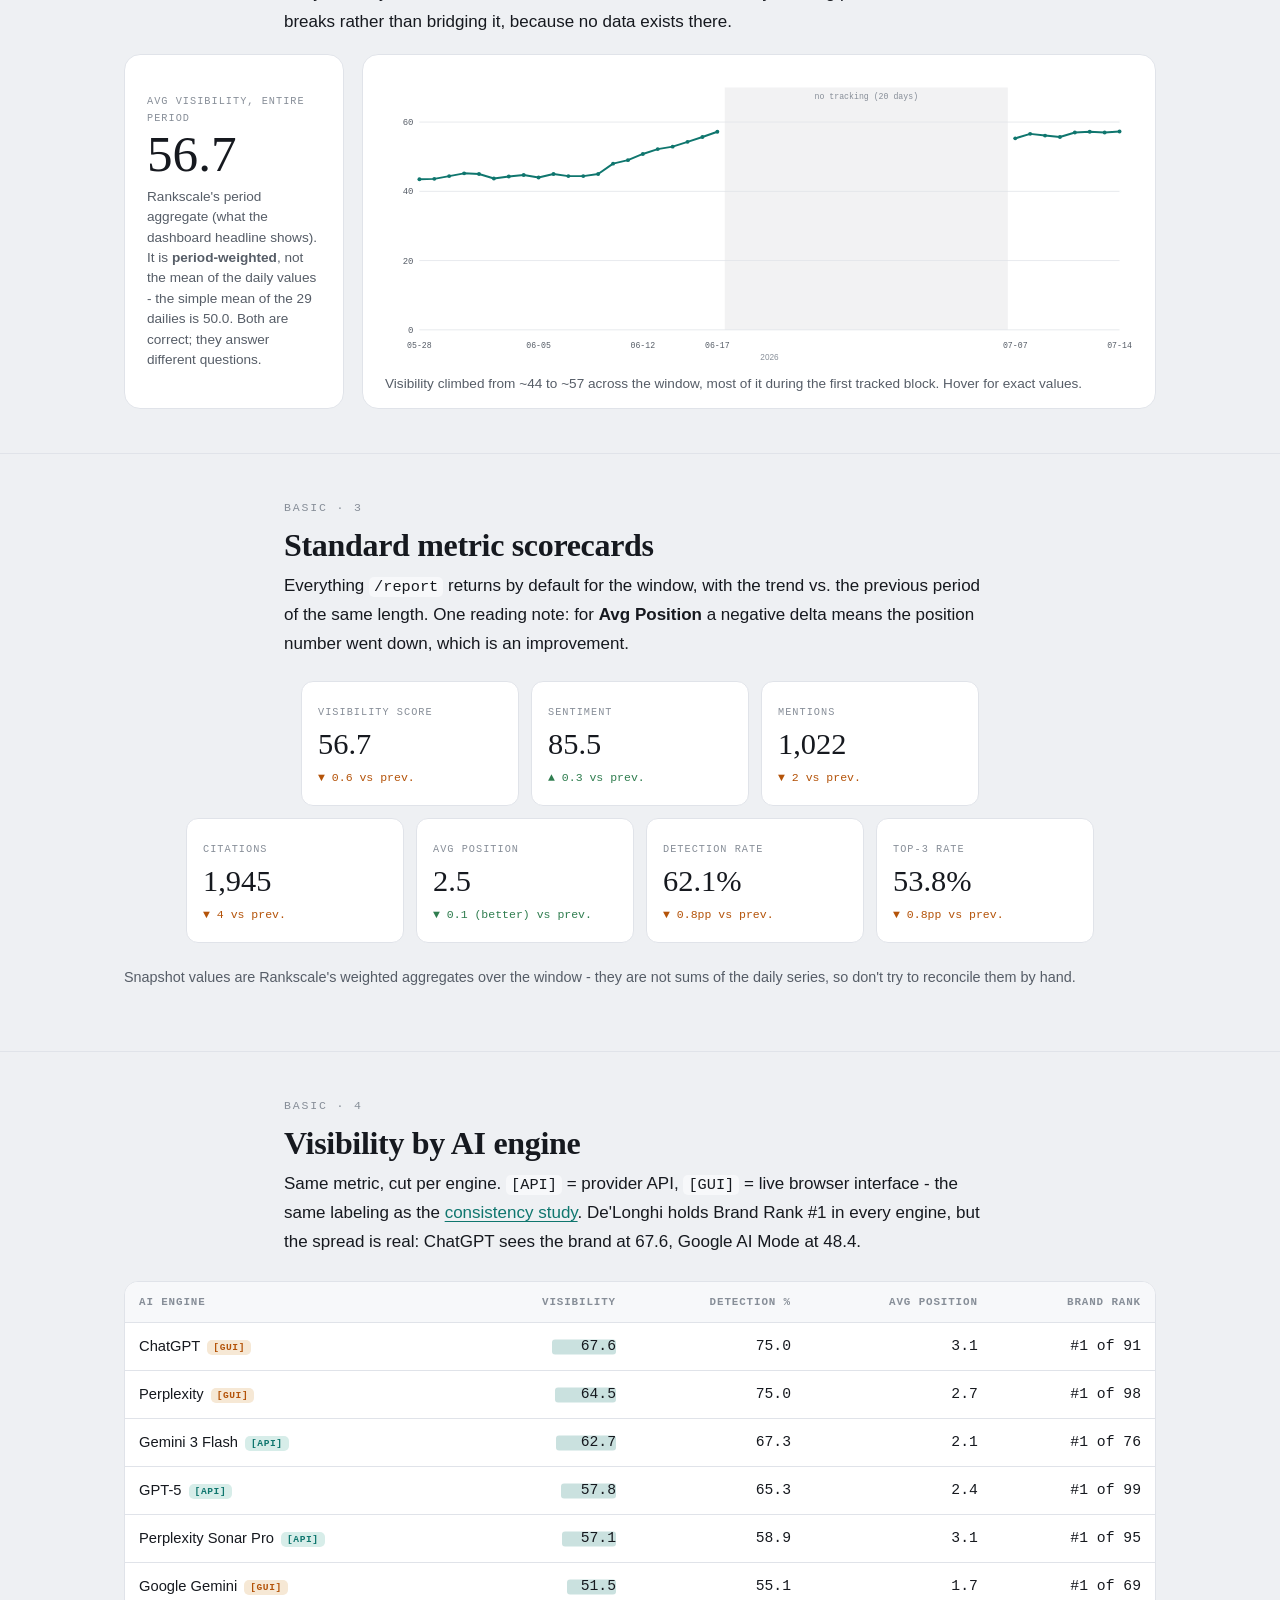
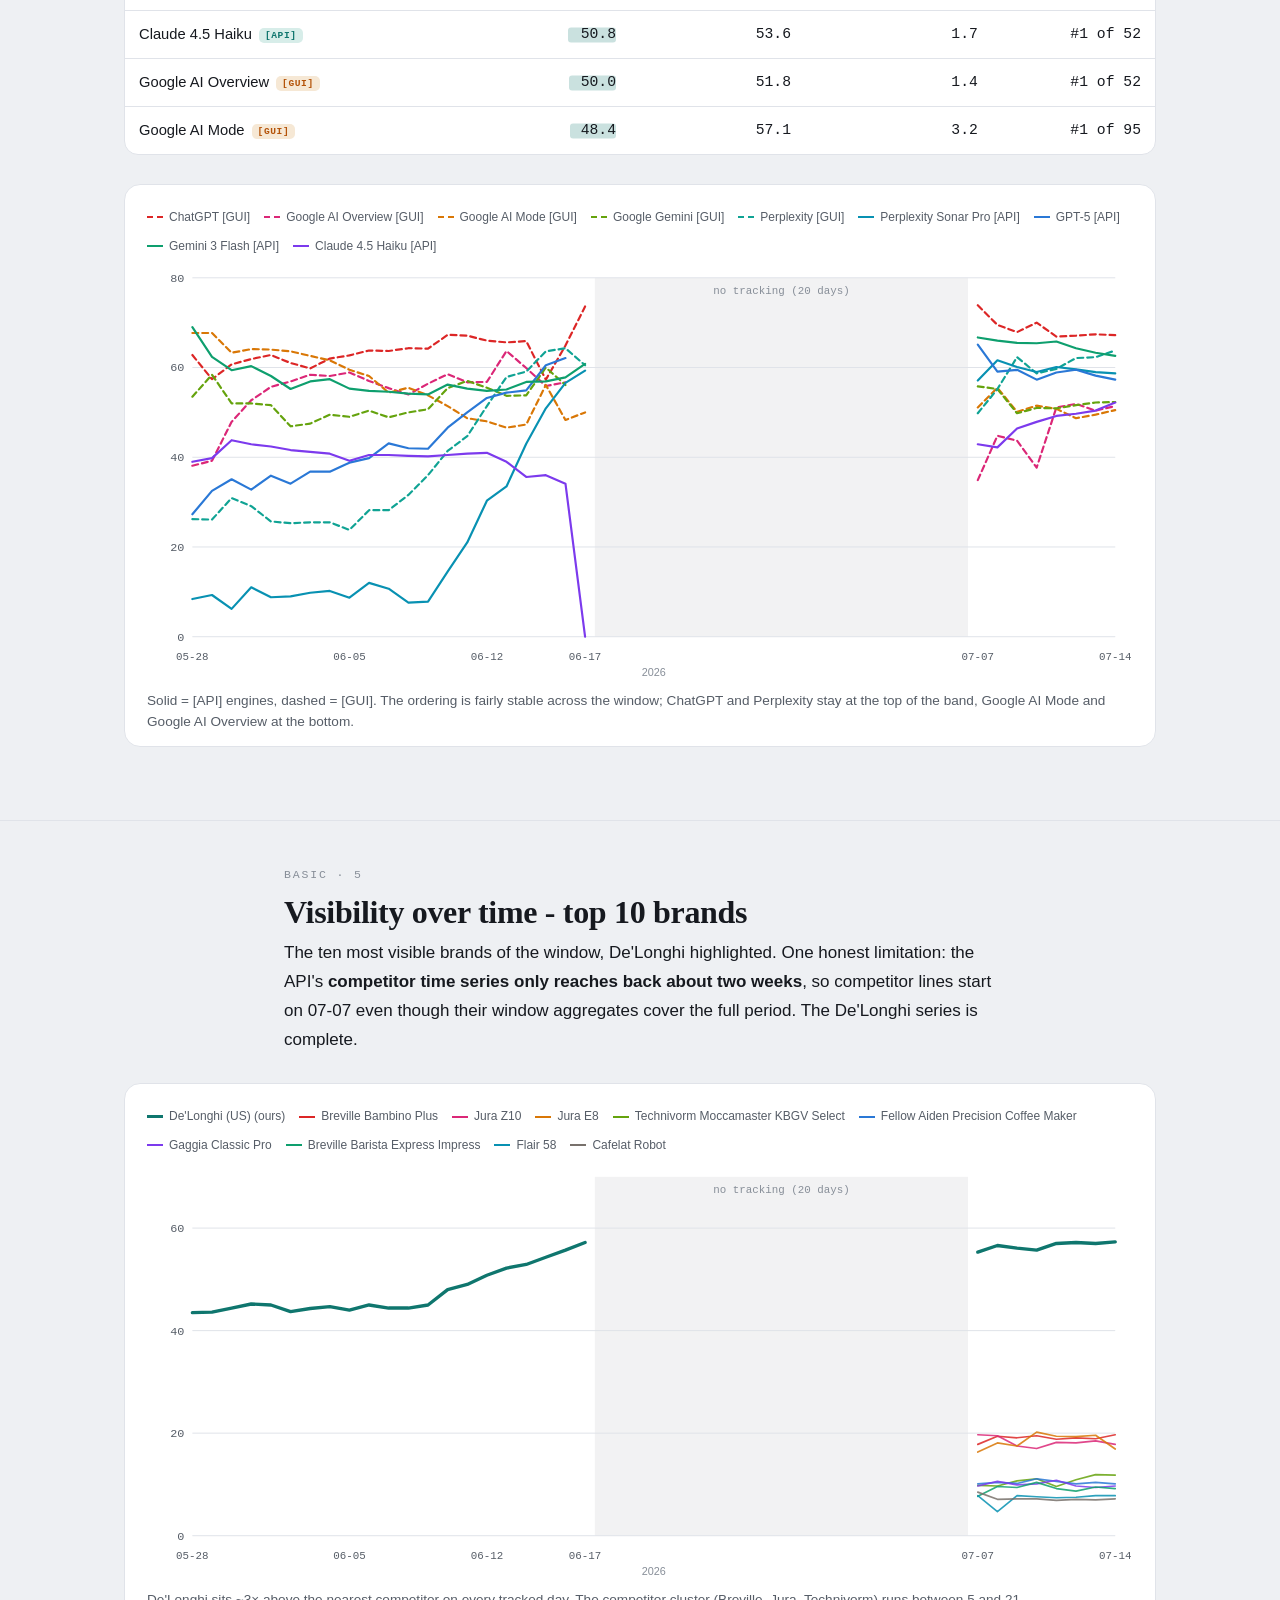
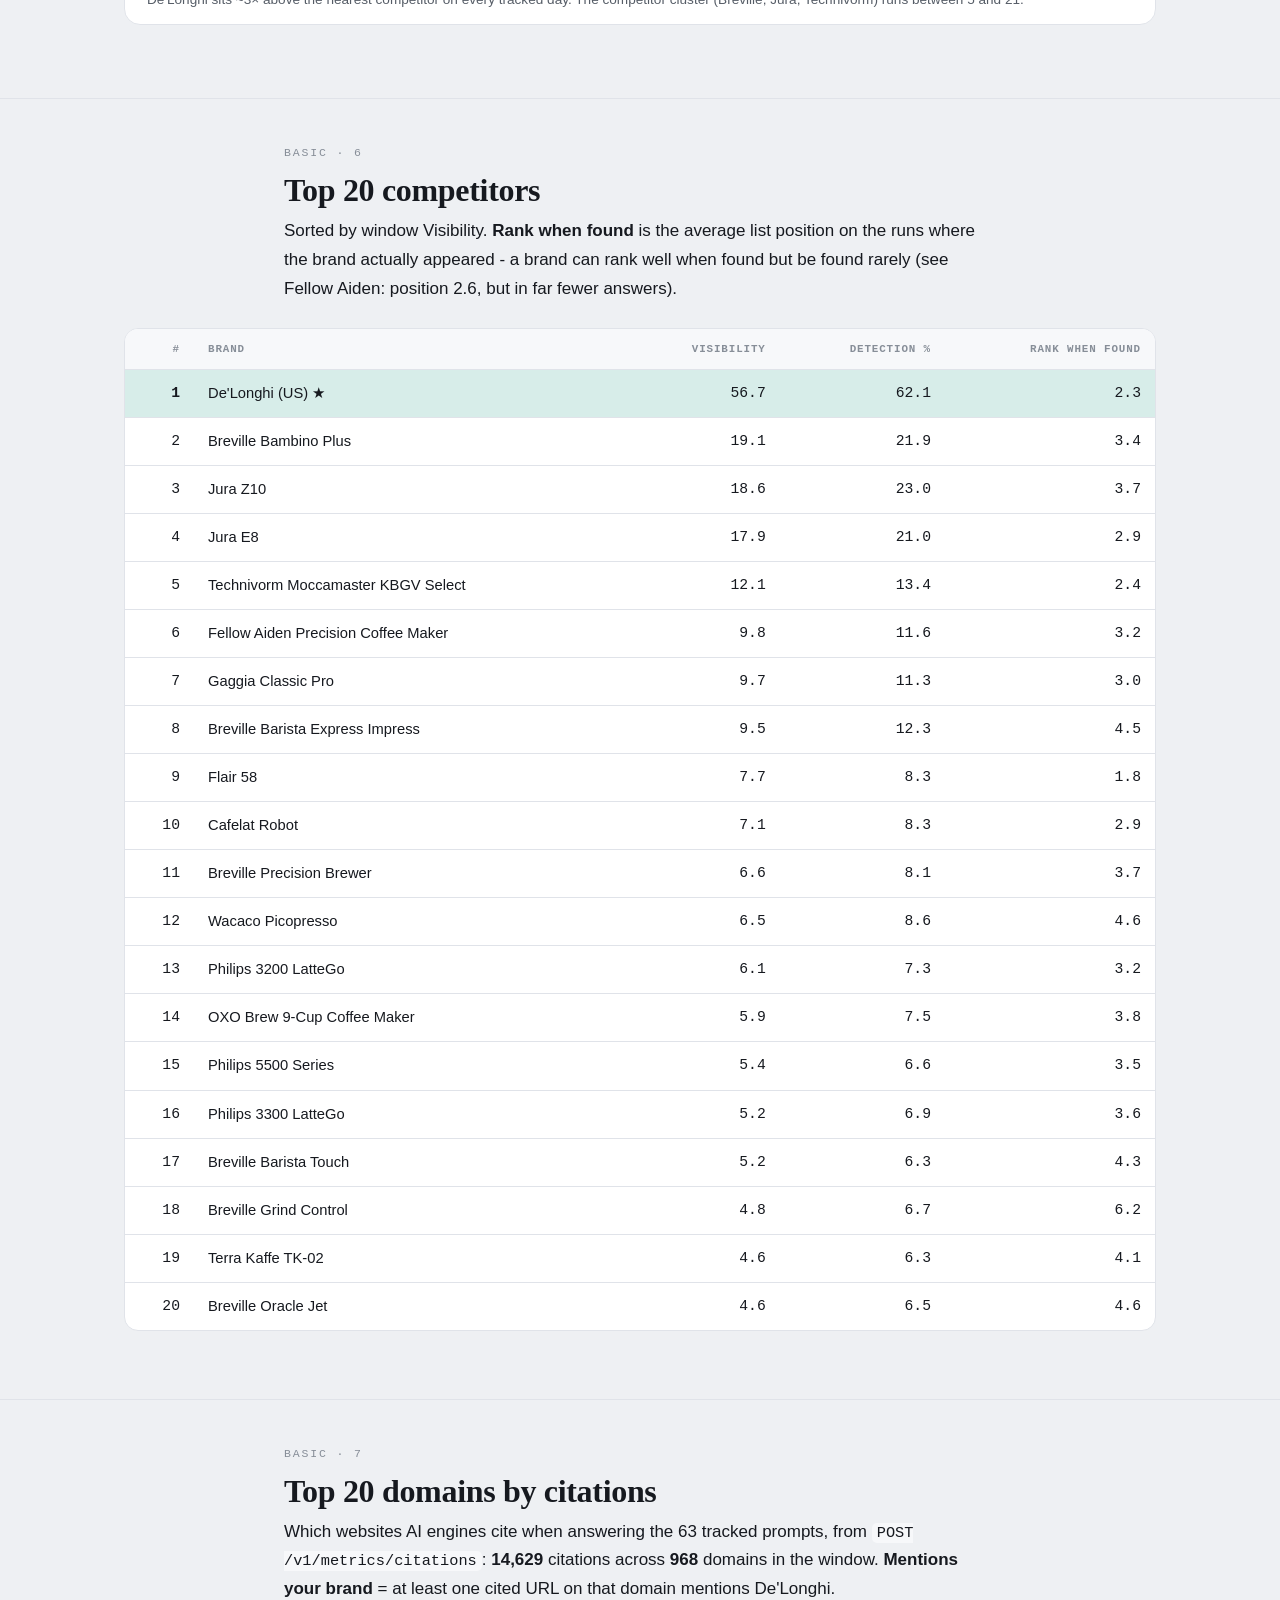
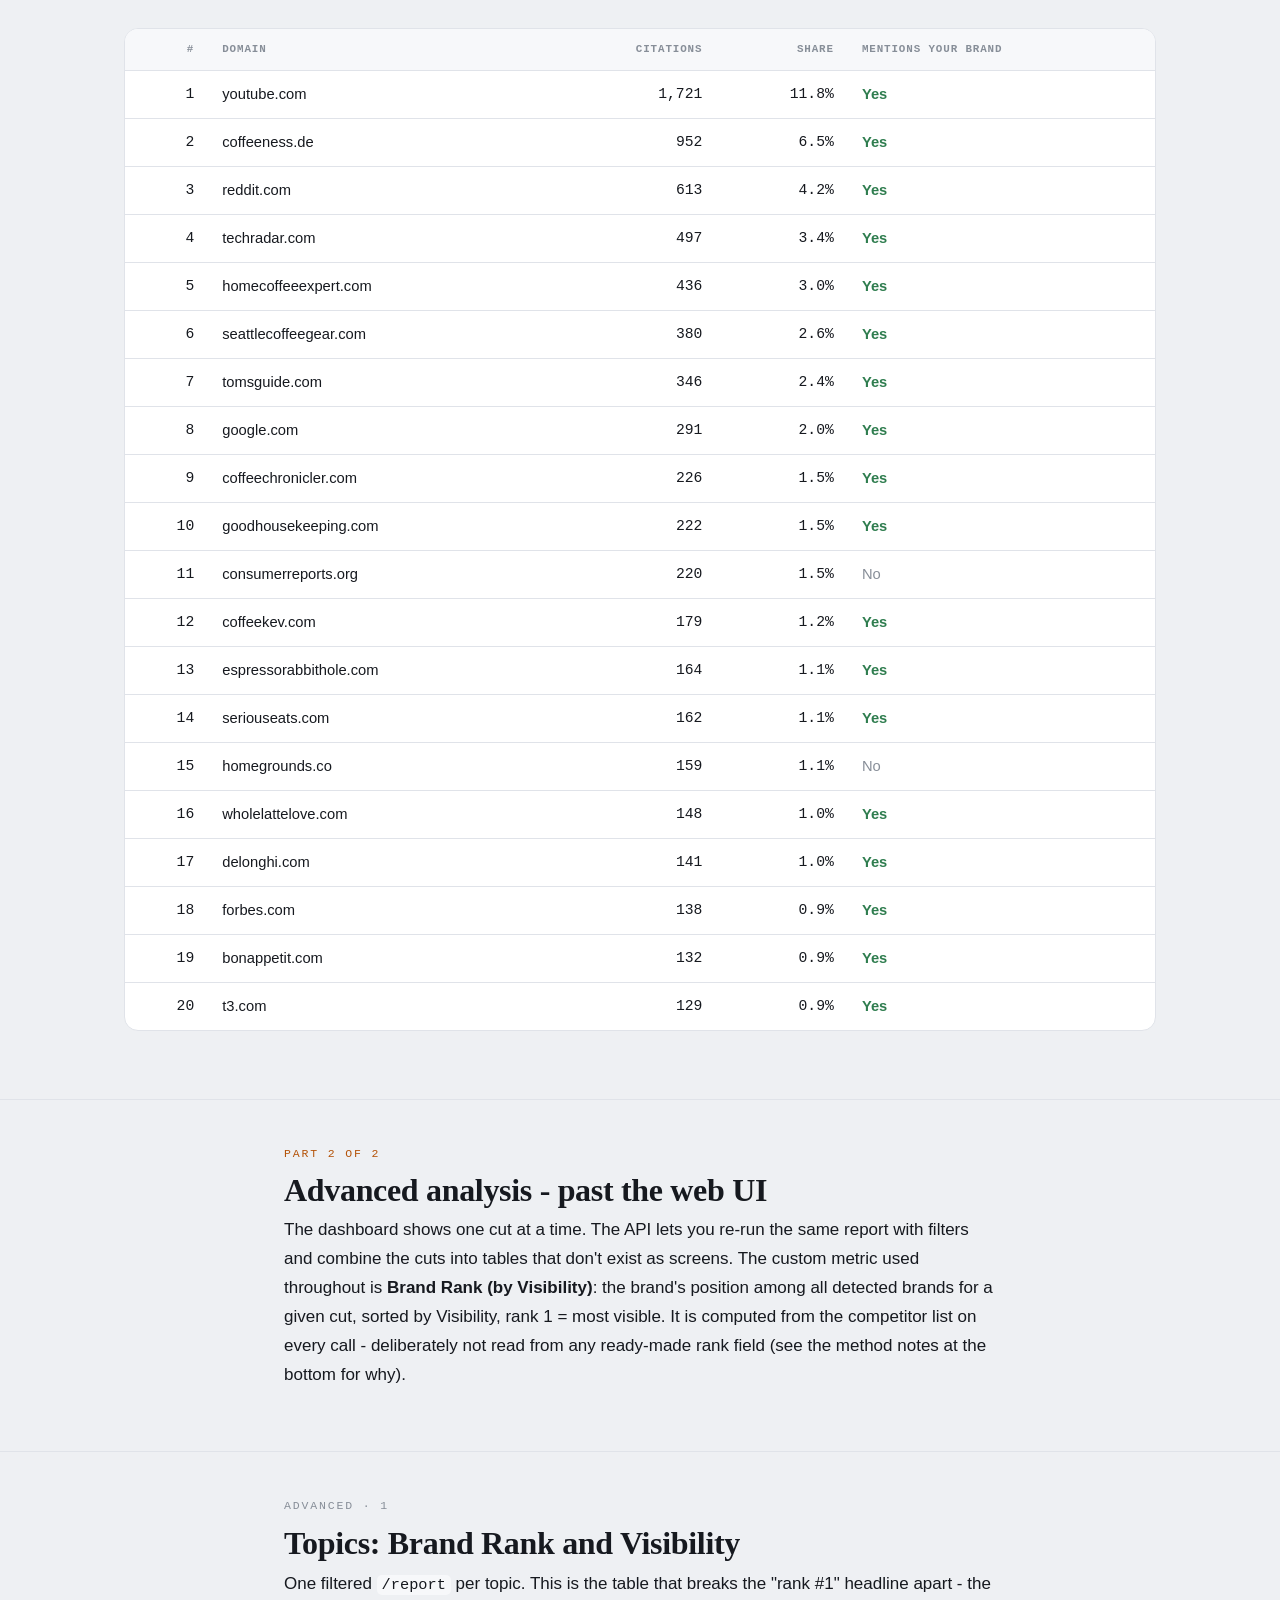
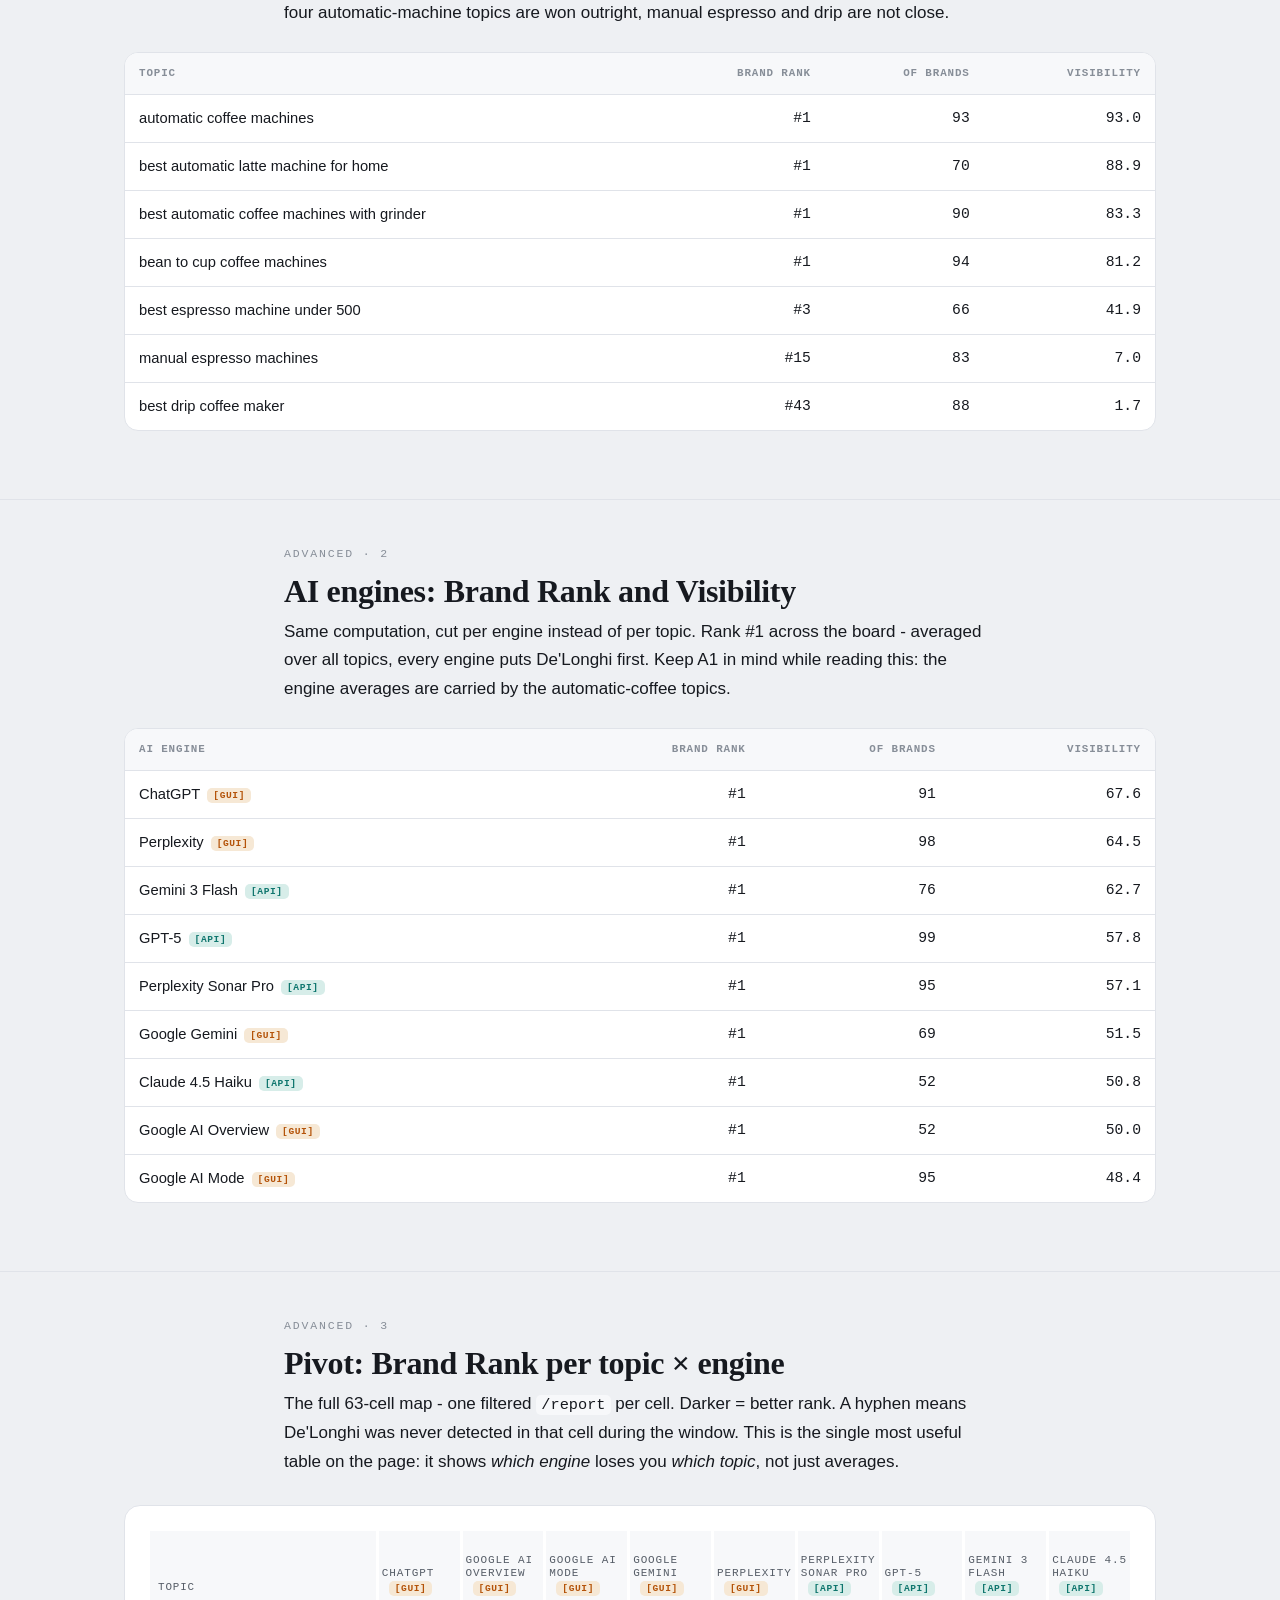
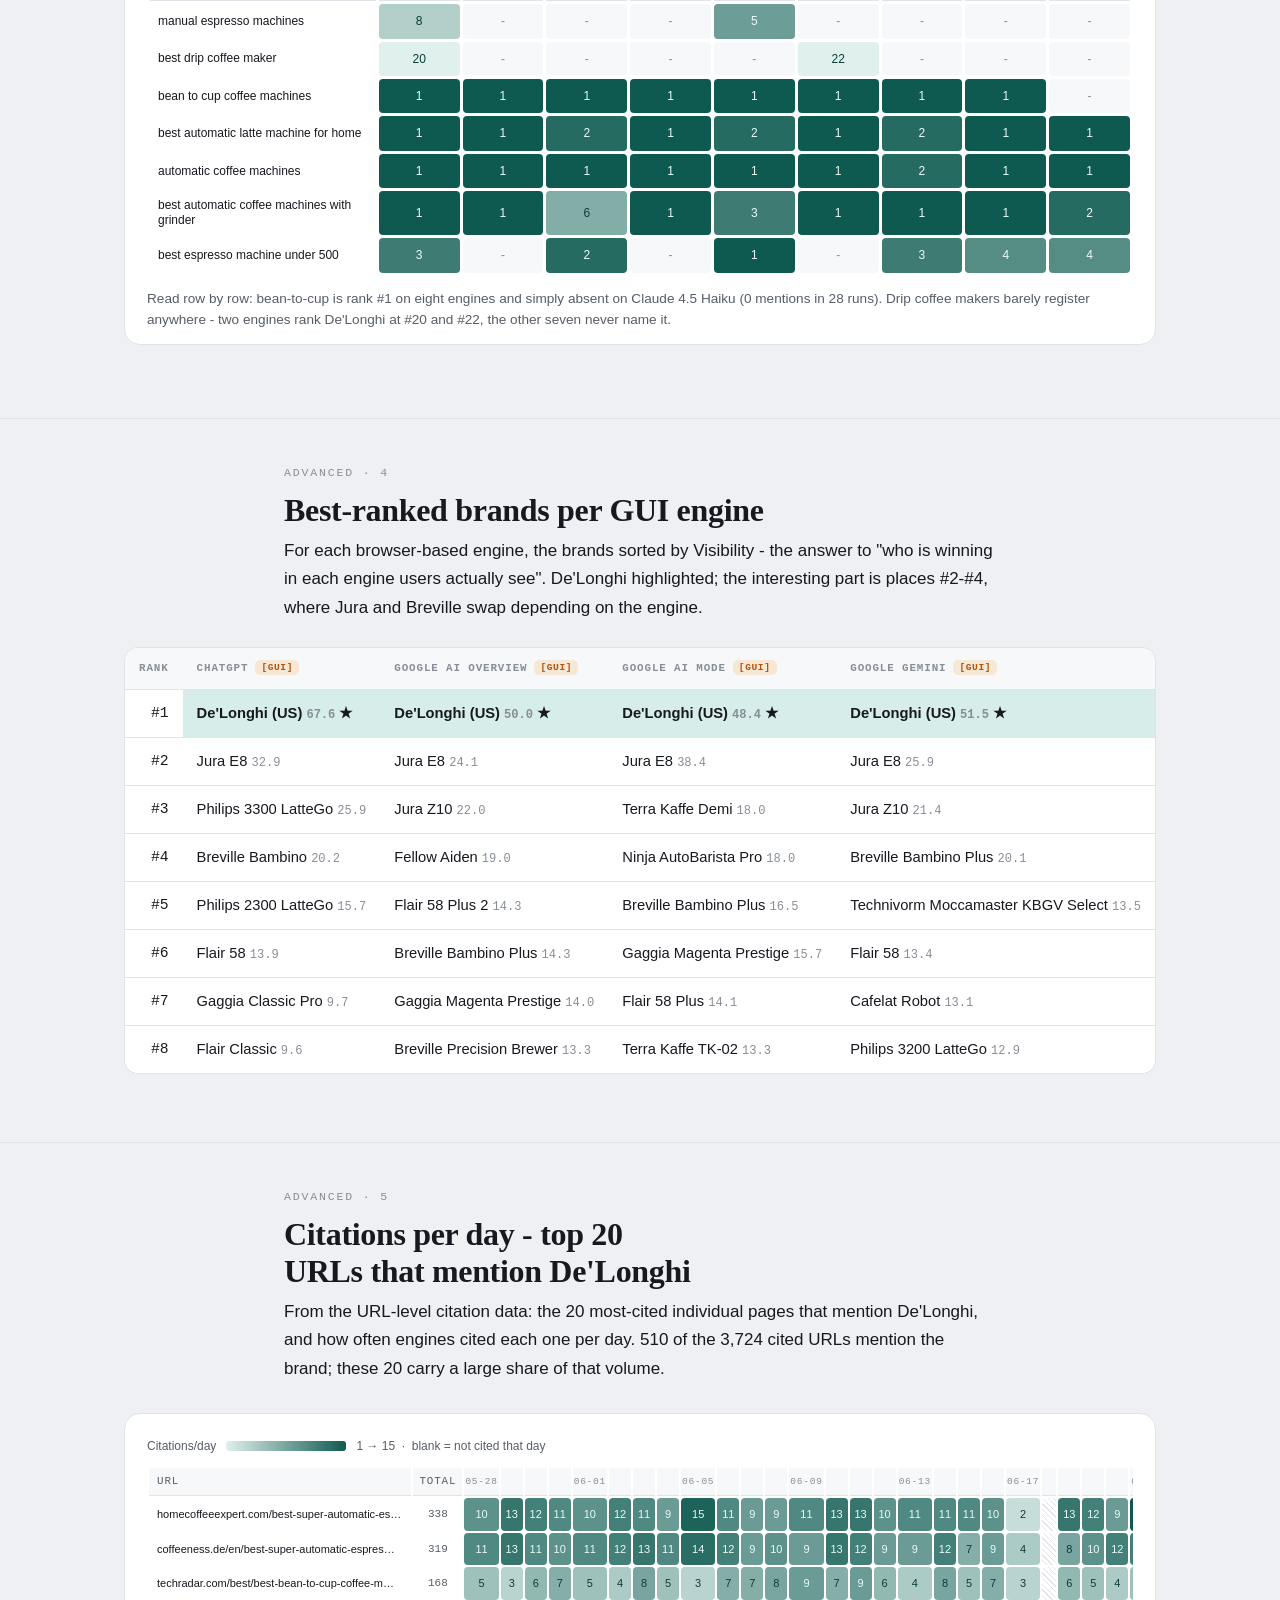
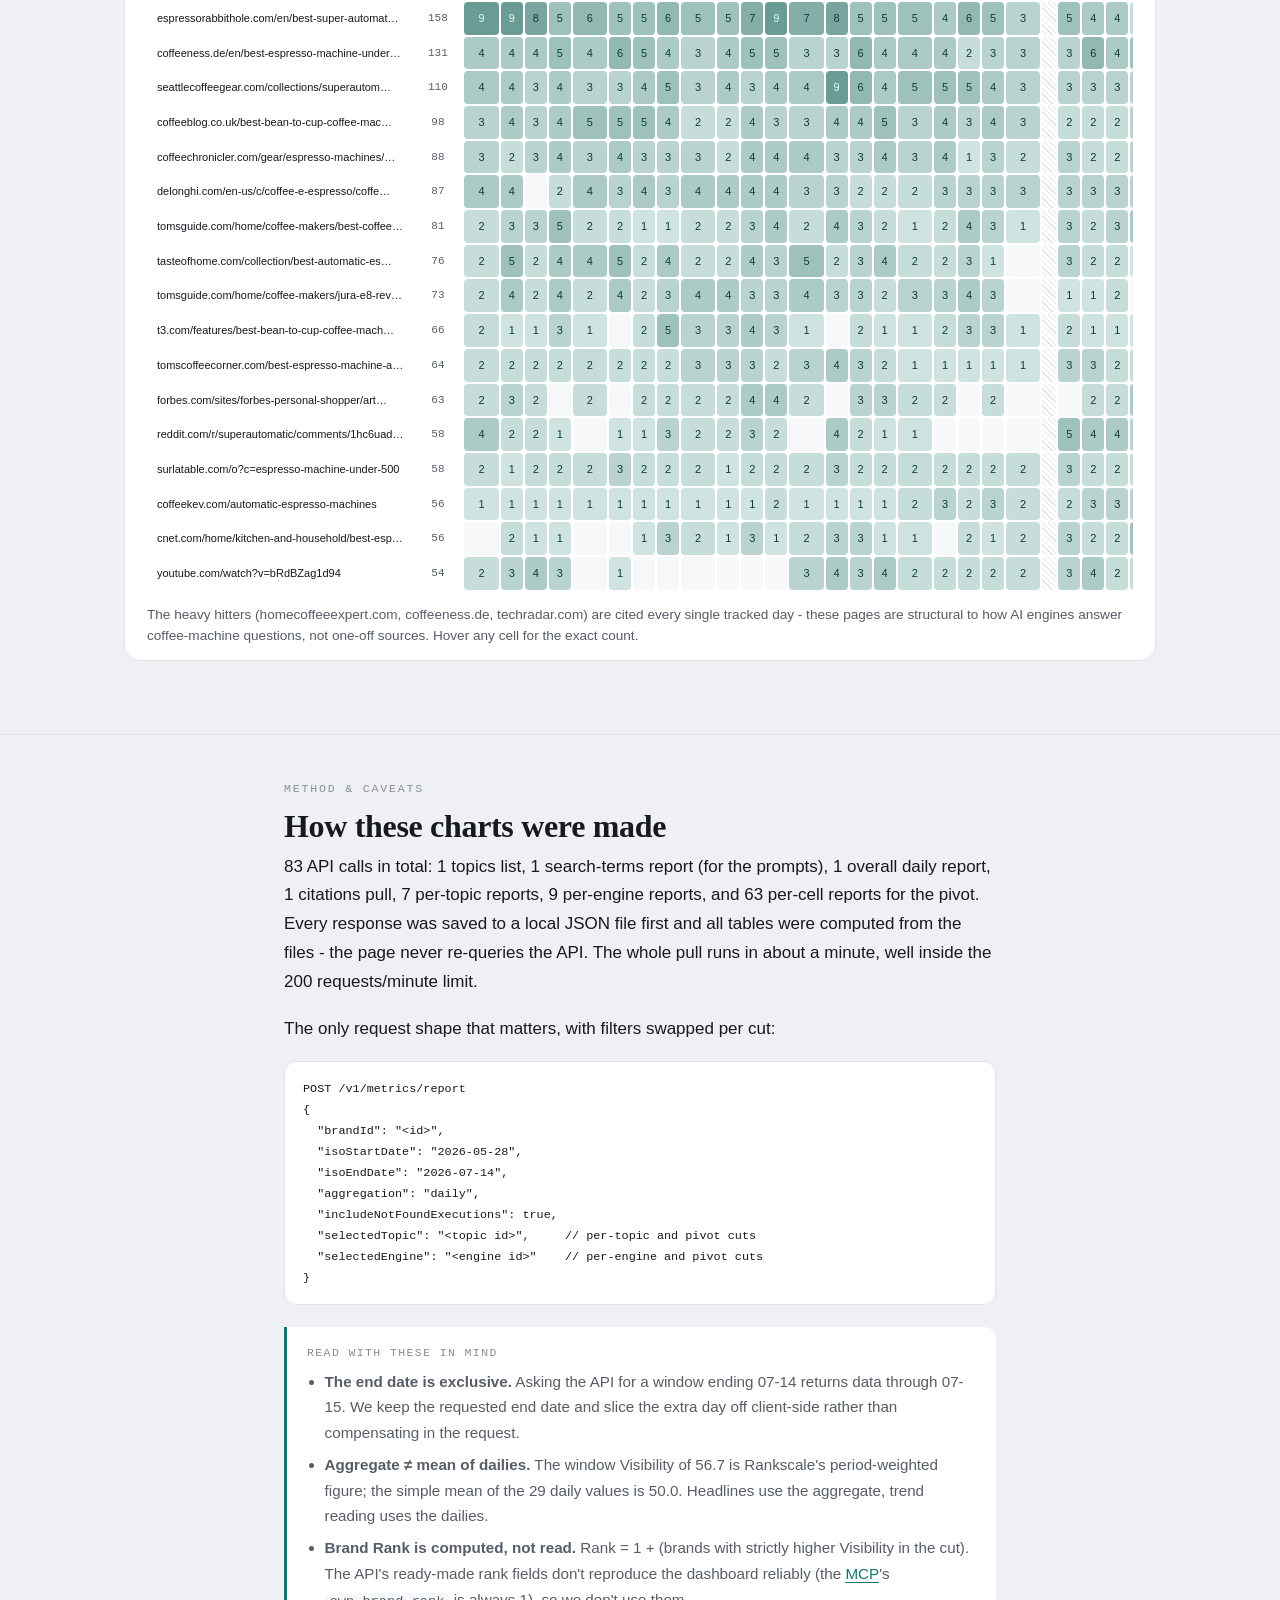
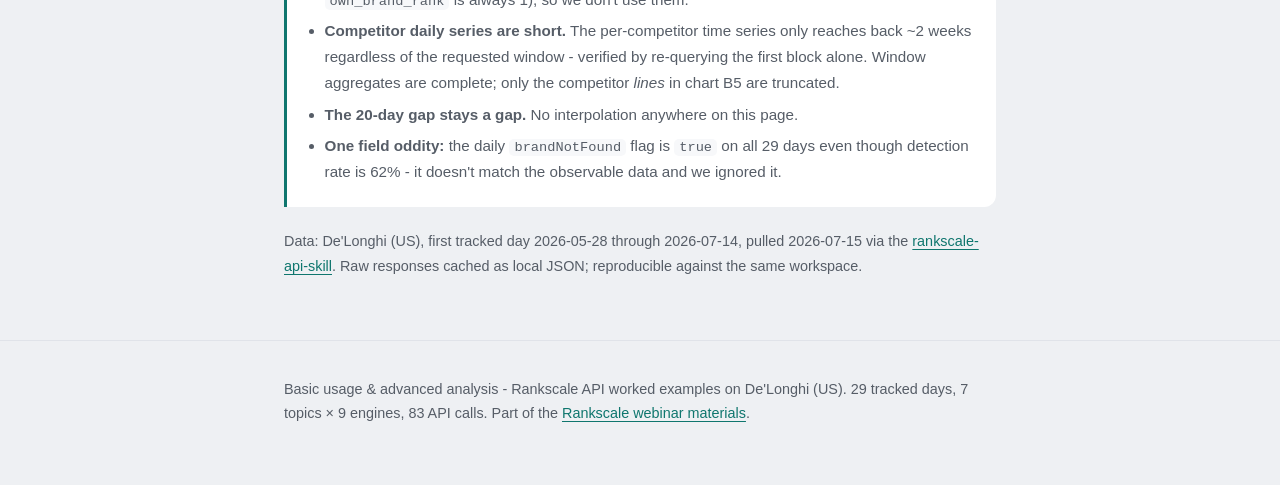
<file: basic-and-advanced.html>
<!doctype html>
<html lang="en">
<head>
  <meta charset="utf-8">
  <meta name="viewport" content="width=device-width, initial-scale=1">
  <title>Basic usage &amp; advanced analysis - Rankscale API worked examples</title>
  <meta name="description" content="Worked examples from the Rankscale webinar: reproducing the standard dashboard charts through the REST API with Claude Code, then five analyses the web interface can't do.">
  <link rel="icon" type="image/svg+xml" href="assets/favicon.svg">
  <link rel="stylesheet" href="assets/base.css">
  <style>
    /* ---- page-specific: worked examples ---- */
    header.masthead{padding:64px 0 46px;background:radial-gradient(120% 100% at 0% 0%, color-mix(in srgb, var(--amber) 7%, transparent), transparent 62%)}
    .badge{font-family:var(--mono);font-size:.6rem;font-weight:600;letter-spacing:.06em;padding:2px 6px;border-radius:5px;margin-left:7px;vertical-align:1px}
    .badge.api{background:var(--teal-soft);color:var(--teal)} .badge.gui{background:var(--amber-soft);color:var(--amber)}
    .legend{display:flex;flex-wrap:wrap;gap:8px 14px;font-size:12px;color:var(--muted);margin-bottom:8px}
    .legend span{display:inline-flex;align-items:center;gap:6px}
    .legend i{width:16px;height:0;border-top-width:2.4px;border-top-style:solid;display:inline-block}
    .legend i.dash{border-top-style:dashed}
    tr.own td{background:var(--teal-soft)}
    tr.own td:first-child{font-weight:600}
    .yes{color:var(--good);font-weight:600} .no{color:var(--faint)}
    /* scorecards */
    .cards{display:flex;flex-direction:column;gap:12px;margin:1.4rem 0}
    .cardrow{display:flex;gap:12px;justify-content:center;flex-wrap:wrap}
    .card{background:var(--surface);border:1px solid var(--line);border-radius:12px;padding:14px 16px;flex:0 1 218px;min-width:150px}
    .card .lbl{font-family:var(--mono);font-size:.64rem;letter-spacing:.1em;text-transform:uppercase;color:var(--faint)}
    .card .val{font-family:var(--serif);font-size:1.9rem;line-height:1.15;margin:2px 0 0;font-variant-numeric:tabular-nums}
    .card .delta{font-family:var(--mono);font-size:.72rem;margin-top:2px}
    .delta.up{color:var(--good)} .delta.down{color:var(--warn)} .delta.flat{color:var(--faint)}
    /* hero stat + chart row */
    .statrow{display:flex;gap:18px;align-items:stretch;flex-wrap:wrap}
    .statrow .stat{flex:0 0 220px;background:var(--surface);border:1px solid var(--line);border-radius:16px;padding:22px;display:flex;flex-direction:column;justify-content:center}
    .statrow .stat .big{font-family:var(--serif);font-size:3.2rem;line-height:1;font-variant-numeric:tabular-nums}
    .statrow .stat .sub{font-size:.85rem;color:var(--muted);margin-top:8px;line-height:1.5}
    .statrow figure{flex:1 1 480px;margin:0}
    /* part dividers */
    .part{font-family:var(--mono);font-size:.72rem;letter-spacing:.16em;text-transform:uppercase;color:var(--amber);margin:0 0 .5rem}
    /* chart hover tooltip */
    figure{position:relative}
    .tip{position:absolute;display:none;pointer-events:none;background:var(--surface);border:1px solid var(--line);border-radius:8px;padding:7px 10px;font-size:12px;line-height:1.5;box-shadow:0 8px 24px -12px rgba(0,0,0,.45);z-index:10;white-space:nowrap}
    .tip b{font-family:var(--mono);font-size:11px}
    .tip .row{display:flex;align-items:center;gap:6px}
    .tip .row i{width:9px;height:9px;border-radius:2px;display:inline-block}
    .hm td{text-align:center;border-radius:4px;border-bottom:none;padding:7px 2px}
    code{background:var(--surface-2);padding:1px 5px;border-radius:5px}
    pre{background:var(--surface);border:1px solid var(--line);border-radius:12px;padding:16px 18px;overflow-x:auto;font-size:.82rem;line-height:1.6}
    pre code{background:none;padding:0}
  </style>
</head>
<body>

<nav class="sitenav" aria-label="Webinar sections">
  <div class="inner">
    <a class="brand" href="index.html">Webinar materials: Using the Rankscale API &amp; MCP</a>
    <a href="index.html">Overview</a>
    <a href="basic-and-advanced.html" aria-current="page">🛠️ Worked examples</a>
    <a href="mcp-vs-api.html">📊 MCP vs API</a>
    <a href="ai-engine-consistency.html">🎯 AI Consistency</a>
  </div>
</nav>

<header class="masthead">
  <div class="wrap">
    <p class="eyebrow">Worked examples &middot; De'Longhi (US)</p>
    <h1>Basic usage &amp; advanced analysis</h1>
    <p class="dek">Every chart on this page came out of the <strong>Rankscale REST API</strong> through Claude Code and the public <a href="https://github.com/bojan-basrak/rankscale-api-skill" target="_blank" rel="noopener">rankscale-api-skill</a>. Part 1 reproduces the standard dashboard views. Part 2 builds five analyses the web interface has no screen for. The tracked brand is De'Longhi (US), from its first tracked day to yesterday's data.</p>
    <div class="meta">
      <span>2026-05-28 → 2026-07-14</span>
      <span>29 tracked days, one 20-day gap</span>
      <span>7 topics &times; 9 engines = 63 terms</span>
      <span>83 API calls</span>
      <span>Source: Rankscale REST API</span>
    </div>
  </div>
</header>

<section id="part1-intro">
  <div class="wrap">
    <p class="part">Part 1 of 2</p>
    <h2>Reproducing the Rankscale web UI</h2>
    <p>The goal here is trust, not novelty: before building anything custom, confirm the API returns the same numbers the dashboard shows. Each block below is one standard dashboard view, rebuilt from <code>POST /v1/metrics/report</code> (plus <code>/citations</code> and the topics endpoint) with a custom date window - first tracked day to yesterday.</p>
  </div>
</section>

<section id="b1">
  <div class="wrap"><p class="eyebrow">Basic &middot; 1</p><h2>Topics and prompts under measurement</h2>
  <p>The setup is deliberately simple: <strong>one prompt per topic, run on all nine engines</strong>, so every topic &times; engine cell rests on the same question. That gives 7 &times; 9 = 63 tracked search terms.</p></div>
  <div class="wide"><div class="tablewrap reveal"><table>
    <thead><tr><th>Topic</th><th>Prompt</th><th class="n">Engines</th></tr></thead>
    <tbody id="t1"></tbody>
  </table></div></div>
</section>

<section id="b2">
  <div class="wrap"><p class="eyebrow">Basic &middot; 2</p><h2>Overall Visibility Score across days</h2>
  <p>Daily Visibility for the full window. The shaded band is the 20-day tracking pause - the line breaks rather than bridging it, because no data exists there.</p></div>
  <div class="wide"><div class="statrow reveal">
    <div class="stat">
      <span class="lbl" style="font-family:var(--mono);font-size:.64rem;letter-spacing:.1em;text-transform:uppercase;color:var(--faint)">Avg Visibility, entire period</span>
      <span class="big" id="avgVis"></span>
      <span class="sub">Rankscale's period aggregate (what the dashboard headline shows). It is <strong>period-weighted</strong>, not the mean of the daily values - the simple mean of the 29 dailies is <span id="meanVis"></span>. Both are correct; they answer different questions.</span>
    </div>
    <figure>
      <div style="overflow-x:auto"><svg id="cOverall" viewBox="0 0 1000 380" role="img" aria-label="Daily visibility score for De'Longhi from May 28 to July 14, rising from about 44 to about 57, with a 20-day tracking gap in between"></svg></div>
      <figcaption>Visibility climbed from ~44 to ~57 across the window, most of it during the first tracked block. Hover for exact values.</figcaption>
    </figure>
  </div></div>
</section>

<section id="b3">
  <div class="wrap"><p class="eyebrow">Basic &middot; 3</p><h2>Standard metric scorecards</h2>
  <p>Everything <code>/report</code> returns by default for the window, with the trend vs. the previous period of the same length. One reading note: for <strong>Avg Position</strong> a negative delta means the position number went down, which is an improvement.</p></div>
  <div class="wide"><div class="cards reveal" id="cards"></div>
  <p style="font-size:.9rem;color:var(--muted)">Snapshot values are Rankscale's weighted aggregates over the window - they are not sums of the daily series, so don't try to reconcile them by hand.</p></div>
</section>

<section id="b4">
  <div class="wrap"><p class="eyebrow">Basic &middot; 4</p><h2>Visibility by AI engine</h2>
  <p>Same metric, cut per engine. <code>[API]</code> = provider API, <code>[GUI]</code> = live browser interface - the same labeling as the <a href="ai-engine-consistency.html">consistency study</a>. De'Longhi holds Brand Rank #1 in every engine, but the spread is real: ChatGPT sees the brand at 67.6, Google AI Mode at 48.4.</p></div>
  <div class="wide">
    <div class="tablewrap reveal"><table>
      <thead><tr><th>AI Engine</th><th class="n">Visibility</th><th class="n">Detection %</th><th class="n">Avg Position</th><th class="n">Brand Rank</th></tr></thead>
      <tbody id="t4"></tbody>
    </table></div>
    <figure class="reveal">
      <div class="legend" id="lg4"></div>
      <div style="overflow-x:auto"><svg id="cEngines" viewBox="0 0 1000 420" role="img" aria-label="Daily visibility per AI engine; nine lines between roughly 40 and 75, gap in the middle"></svg></div>
      <figcaption>Solid = [API] engines, dashed = [GUI]. The ordering is fairly stable across the window; ChatGPT and Perplexity stay at the top of the band, Google AI Mode and Google AI Overview at the bottom.</figcaption>
    </figure>
  </div>
</section>

<section id="b5">
  <div class="wrap"><p class="eyebrow">Basic &middot; 5</p><h2>Visibility over time - top 10 brands</h2>
  <p>The ten most visible brands of the window, De'Longhi highlighted. One honest limitation: the API's <strong>competitor time series only reaches back about two weeks</strong>, so competitor lines start on 07-07 even though their window aggregates cover the full period. The De'Longhi series is complete.</p></div>
  <div class="wide"><figure class="reveal">
    <div class="legend" id="lg5"></div>
    <div style="overflow-x:auto"><svg id="cComps" viewBox="0 0 1000 420" role="img" aria-label="Daily visibility for the top ten brands; De'Longhi around 55 to 57, all competitors below 21"></svg></div>
    <figcaption>De'Longhi sits ~3&times; above the nearest competitor on every tracked day. The competitor cluster (Breville, Jura, Technivorm) runs between 5 and 21.</figcaption>
  </figure></div>
</section>

<section id="b6">
  <div class="wrap"><p class="eyebrow">Basic &middot; 6</p><h2>Top 20 competitors</h2>
  <p>Sorted by window Visibility. <strong>Rank when found</strong> is the average list position on the runs where the brand actually appeared - a brand can rank well when found but be found rarely (see Fellow Aiden: position 2.6, but in far fewer answers).</p></div>
  <div class="wide"><div class="tablewrap reveal"><table>
    <thead><tr><th class="n">#</th><th>Brand</th><th class="n">Visibility</th><th class="n">Detection %</th><th class="n">Rank when found</th></tr></thead>
    <tbody id="t6"></tbody>
  </table></div></div>
</section>

<section id="b7">
  <div class="wrap"><p class="eyebrow">Basic &middot; 7</p><h2>Top 20 domains by citations</h2>
  <p>Which websites AI engines cite when answering the 63 tracked prompts, from <code>POST /v1/metrics/citations</code>: <span id="citTotals"></span>. <strong>Mentions your brand</strong> = at least one cited URL on that domain mentions De'Longhi.</p></div>
  <div class="wide"><div class="tablewrap reveal"><table>
    <thead><tr><th class="n">#</th><th>Domain</th><th class="n">Citations</th><th class="n">Share</th><th>Mentions your brand</th></tr></thead>
    <tbody id="t7"></tbody>
  </table></div></div>
</section>

<section id="part2-intro">
  <div class="wrap">
    <p class="part">Part 2 of 2</p>
    <h2>Advanced analysis - past the web UI</h2>
    <p>The dashboard shows one cut at a time. The API lets you re-run the same report with filters and combine the cuts into tables that don't exist as screens. The custom metric used throughout is <strong>Brand Rank (by Visibility)</strong>: the brand's position among all detected brands for a given cut, sorted by Visibility, rank 1 = most visible. It is computed from the competitor list on every call - deliberately not read from any ready-made rank field (see the method notes at the bottom for why).</p>
  </div>
</section>

<section id="a1">
  <div class="wrap"><p class="eyebrow">Advanced &middot; 1</p><h2>Topics: Brand Rank and Visibility</h2>
  <p>One filtered <code>/report</code> per topic. This is the table that breaks the "rank #1" headline apart - the four automatic-machine topics are won outright, manual espresso and drip are not close.</p></div>
  <div class="wide"><div class="tablewrap reveal"><table>
    <thead><tr><th>Topic</th><th class="n">Brand Rank</th><th class="n">of brands</th><th class="n">Visibility</th></tr></thead>
    <tbody id="ta1"></tbody>
  </table></div></div>
</section>

<section id="a2">
  <div class="wrap"><p class="eyebrow">Advanced &middot; 2</p><h2>AI engines: Brand Rank and Visibility</h2>
  <p>Same computation, cut per engine instead of per topic. Rank #1 across the board - averaged over all topics, every engine puts De'Longhi first. Keep A1 in mind while reading this: the engine averages are carried by the automatic-coffee topics.</p></div>
  <div class="wide"><div class="tablewrap reveal"><table>
    <thead><tr><th>AI Engine</th><th class="n">Brand Rank</th><th class="n">of brands</th><th class="n">Visibility</th></tr></thead>
    <tbody id="ta2"></tbody>
  </table></div></div>
</section>

<section id="a3">
  <div class="wrap"><p class="eyebrow">Advanced &middot; 3</p><h2>Pivot: Brand Rank per topic &times; engine</h2>
  <p>The full 63-cell map - one filtered <code>/report</code> per cell. Darker = better rank. A hyphen means De'Longhi was never detected in that cell during the window. This is the single most useful table on the page: it shows <em>which engine</em> loses you <em>which topic</em>, not just averages.</p></div>
  <div class="wide"><figure class="reveal">
    <div id="hmPivot" style="overflow-x:auto"></div>
    <figcaption>Read row by row: bean-to-cup is rank #1 on eight engines and simply absent on Claude 4.5 Haiku (0 mentions in 28 runs). Drip coffee makers barely register anywhere - two engines rank De'Longhi at #20 and #22, the other seven never name it.</figcaption>
  </figure></div>
</section>

<section id="a4">
  <div class="wrap"><p class="eyebrow">Advanced &middot; 4</p><h2>Best-ranked brands per GUI engine</h2>
  <p>For each browser-based engine, the brands sorted by Visibility - the answer to "who is winning in each engine users actually see". De'Longhi highlighted; the interesting part is places #2-#4, where Jura and Breville swap depending on the engine.</p></div>
  <div class="wide"><div class="tablewrap reveal"><table id="ta4">
    <thead></thead><tbody></tbody>
  </table></div></div>
</section>

<section id="a5">
  <div class="wrap"><p class="eyebrow">Advanced &middot; 5</p><h2>Citations per day - top 20 URLs that mention De'Longhi</h2>
  <p>From the URL-level citation data: the 20 most-cited individual pages that mention De'Longhi, and how often engines cited each one per day. 510 of the 3,724 cited URLs mention the brand; these 20 carry a large share of that volume.</p></div>
  <div class="wide"><figure class="reveal">
    <div style="display:flex;align-items:center;gap:10px;font-size:12px;color:var(--muted);margin-bottom:10px;flex-wrap:wrap">
      <span>Citations/day</span><span style="display:inline-block;width:120px;height:10px;border-radius:3px;background:linear-gradient(90deg,rgb(224,240,237),rgb(15,90,80))"></span><span>1 → 15 &nbsp;·&nbsp; blank = not cited that day</span></div>
    <div id="hmUrls" style="overflow-x:auto"></div>
    <figcaption>The heavy hitters (homecoffeeexpert.com, coffeeness.de, techradar.com) are cited every single tracked day - these pages are structural to how AI engines answer coffee-machine questions, not one-off sources. Hover any cell for the exact count.</figcaption>
  </figure></div>
</section>

<section id="method">
  <div class="wrap"><p class="eyebrow">Method &amp; caveats</p><h2>How these charts were made</h2>
  <p>83 API calls in total: 1 topics list, 1 search-terms report (for the prompts), 1 overall daily report, 1 citations pull, 7 per-topic reports, 9 per-engine reports, and 63 per-cell reports for the pivot. Every response was saved to a local JSON file first and all tables were computed from the files - the page never re-queries the API. The whole pull runs in about a minute, well inside the 200 requests/minute limit.</p>
  <p>The only request shape that matters, with filters swapped per cut:</p>
  <pre><code>POST /v1/metrics/report
{
  "brandId": "&lt;id&gt;",
  "isoStartDate": "2026-05-28",
  "isoEndDate": "2026-07-14",
  "aggregation": "daily",
  "includeNotFoundExecutions": true,
  "selectedTopic": "&lt;topic id&gt;",     // per-topic and pivot cuts
  "selectedEngine": "&lt;engine id&gt;"    // per-engine and pivot cuts
}</code></pre>
  <div class="callout"><span class="k">Read with these in mind</span>
  <ul>
    <li><strong>The end date is exclusive.</strong> Asking the API for a window ending 07-14 returns data through 07-15. We keep the requested end date and slice the extra day off client-side rather than compensating in the request.</li>
    <li><strong>Aggregate &ne; mean of dailies.</strong> The window Visibility of 56.7 is Rankscale's period-weighted figure; the simple mean of the 29 daily values is 50.0. Headlines use the aggregate, trend reading uses the dailies.</li>
    <li><strong>Brand Rank is computed, not read.</strong> Rank = 1 + (brands with strictly higher Visibility in the cut). The API's ready-made rank fields don't reproduce the dashboard reliably (the <a href="mcp-vs-api.html">MCP</a>'s <code>own_brand_rank</code> is always 1), so we don't use them.</li>
    <li><strong>Competitor daily series are short.</strong> The per-competitor time series only reaches back ~2 weeks regardless of the requested window - verified by re-querying the first block alone. Window aggregates are complete; only the competitor <em>lines</em> in chart B5 are truncated.</li>
    <li><strong>The 20-day gap stays a gap.</strong> No interpolation anywhere on this page.</li>
    <li><strong>One field oddity:</strong> the daily <code>brandNotFound</code> flag is <code>true</code> on all 29 days even though detection rate is 62% - it doesn't match the observable data and we ignored it.</li>
  </ul></div>
  <p style="font-size:.9rem;color:var(--muted)">Data: De'Longhi (US), first tracked day 2026-05-28 through 2026-07-14, pulled 2026-07-15 via the <a href="https://github.com/bojan-basrak/rankscale-api-skill" target="_blank" rel="noopener">rankscale-api-skill</a>. Raw responses cached as local JSON; reproducible against the same workspace.</p>
  </div>
</section>

<footer><div class="wrap"><p style="margin:0">Basic usage &amp; advanced analysis - Rankscale API worked examples on De'Longhi (US). 29 tracked days, 7 topics &times; 9 engines, 83 API calls. Part of the <a href="index.html">Rankscale webinar materials</a>.</p></div></footer>

<script>
var DATA={"meta":{"brand":"De'Longhi (US)","windowStart":"2026-05-28","windowEnd":"2026-07-14","pulled":"2026-07-15","trackedDays":29,"totalExecutions":1722,"gapStart":"2026-06-18","gapEnd":"2026-07-06","engines":[{"id":"chatgpt_gui","name":"ChatGPT","tier":"gui"},{"id":"google_ai_overview","name":"Google AI Overview","tier":"gui"},{"id":"google_ai_mode_gui","name":"Google AI Mode","tier":"gui"},{"id":"google_gemini_gui","name":"Google Gemini","tier":"gui"},{"id":"perplexity_gui","name":"Perplexity","tier":"gui"},{"id":"perplexity_sonar_pro","name":"Perplexity Sonar Pro","tier":"api"},{"id":"openai_gpt-5","name":"GPT-5","tier":"api"},{"id":"google_gemini_30_flash","name":"Gemini 3 Flash","tier":"api"},{"id":"anthropic_claude_4_5_haiku","name":"Claude 4.5 Haiku","tier":"api"}]},"topicsPrompts":[{"topic":"manual espresso machines","prompt":"which manual espresso machines would you recommend","nTerms":9,"nEngines":9},{"topic":"best drip coffee maker","prompt":"what are the best drip coffee makers","nTerms":9,"nEngines":9},{"topic":"bean to cup coffee machines","prompt":"which bean to cup coffee machine should I buy","nTerms":9,"nEngines":9},{"topic":"best automatic latte machine for home","prompt":"what's the best automatic latte machine for home","nTerms":9,"nEngines":9},{"topic":"automatic coffee machines","prompt":"what are the best automatic coffee machines","nTerms":9,"nEngines":9},{"topic":"best automatic coffee machines with grinder","prompt":"find me the best automatic coffee machines with a built in grinder","nTerms":9,"nEngines":9},{"topic":"best espresso machine under 500","prompt":"what's the best espresso machine under 500","nTerms":9,"nEngines":9}],"overallDaily":{"dates":["2026-05-28","2026-05-29","2026-05-30","2026-05-31","2026-06-01","2026-06-02","2026-06-03","2026-06-04","2026-06-05","2026-06-06","2026-06-07","2026-06-08","2026-06-09","2026-06-10","2026-06-11","2026-06-12","2026-06-13","2026-06-14","2026-06-15","2026-06-16","2026-06-17","2026-07-07","2026-07-08","2026-07-09","2026-07-10","2026-07-11","2026-07-12","2026-07-13","2026-07-14"],"vis":[43.5,43.6,44.4,45.2,45,43.7,44.3,44.7,44,45,44.4,44.4,45,48,49,50.8,52.2,52.9,54.3,55.7,57.2,55.3,56.6,56.1,55.7,57,57.2,57,57.3],"avgAggregate":56.7,"avgSimpleMean":50,"brandNotFoundAll":true},"scorecards":{"visibilityScore":56.7,"sentiment":85.5,"mentions":1022,"citations":1945,"avgPosition":2.5,"detectionRate":62.1,"top3":53.8,"trends":{"visibilityScore":-0.6,"sentiment":0.3,"mentions":-2,"citations":-4,"avgPosition":-0.1,"detectionRate":-0.8,"top3":-0.8}},"byEngine":{"table":[{"id":"chatgpt_gui","name":"ChatGPT","tier":"gui","visibility":67.6,"detectionRate":75,"avgPosition":3.1,"brandRank":1,"pool":91},{"id":"perplexity_gui","name":"Perplexity","tier":"gui","visibility":64.5,"detectionRate":75,"avgPosition":2.7,"brandRank":1,"pool":98},{"id":"google_gemini_30_flash","name":"Gemini 3 Flash","tier":"api","visibility":62.7,"detectionRate":67.3,"avgPosition":2.1,"brandRank":1,"pool":76},{"id":"openai_gpt-5","name":"GPT-5","tier":"api","visibility":57.8,"detectionRate":65.3,"avgPosition":2.4,"brandRank":1,"pool":99},{"id":"perplexity_sonar_pro","name":"Perplexity Sonar Pro","tier":"api","visibility":57.1,"detectionRate":58.9,"avgPosition":3.1,"brandRank":1,"pool":95},{"id":"google_gemini_gui","name":"Google Gemini","tier":"gui","visibility":51.5,"detectionRate":55.1,"avgPosition":1.7,"brandRank":1,"pool":69},{"id":"anthropic_claude_4_5_haiku","name":"Claude 4.5 Haiku","tier":"api","visibility":50.8,"detectionRate":53.6,"avgPosition":1.7,"brandRank":1,"pool":52},{"id":"google_ai_overview","name":"Google AI Overview","tier":"gui","visibility":50,"detectionRate":51.8,"avgPosition":1.4,"brandRank":1,"pool":52},{"id":"google_ai_mode_gui","name":"Google AI Mode","tier":"gui","visibility":48.4,"detectionRate":57.1,"avgPosition":3.2,"brandRank":1,"pool":95}],"series":[{"id":"chatgpt_gui","name":"ChatGPT","tier":"gui","dates":["2026-05-28","2026-05-29","2026-05-30","2026-05-31","2026-06-01","2026-06-02","2026-06-03","2026-06-04","2026-06-05","2026-06-06","2026-06-07","2026-06-08","2026-06-09","2026-06-10","2026-06-11","2026-06-12","2026-06-13","2026-06-14","2026-06-15","2026-06-16","2026-06-17","2026-07-07","2026-07-08","2026-07-09","2026-07-10","2026-07-11","2026-07-12","2026-07-13","2026-07-14"],"vis":[62.8,57.4,60.7,61.9,62.8,61,59.8,62,62.7,63.8,63.7,64.3,64.2,67.3,67.1,66,65.6,65.9,57.3,64.9,73.6,73.9,69.5,67.9,70,66.9,67.1,67.4,67.2]},{"id":"google_ai_overview","name":"Google AI Overview","tier":"gui","dates":["2026-05-28","2026-05-29","2026-05-30","2026-05-31","2026-06-01","2026-06-02","2026-06-03","2026-06-04","2026-06-05","2026-06-06","2026-06-07","2026-06-08","2026-06-09","2026-06-10","2026-06-11","2026-06-12","2026-06-13","2026-06-14","2026-06-15","2026-06-16","2026-07-07","2026-07-08","2026-07-09","2026-07-10","2026-07-11","2026-07-12","2026-07-13","2026-07-14"],"vis":[38.1,39.2,47.9,52.7,55.7,56.9,58.4,58.1,58.9,57,55.4,54,56.4,58.5,56.7,56.8,63.7,59.9,55.9,56.7,34.9,44.8,43.7,37.7,51.1,51.9,50.4,51.4]},{"id":"google_ai_mode_gui","name":"Google AI Mode","tier":"gui","dates":["2026-05-28","2026-05-29","2026-05-30","2026-05-31","2026-06-01","2026-06-02","2026-06-03","2026-06-04","2026-06-05","2026-06-06","2026-06-07","2026-06-08","2026-06-09","2026-06-10","2026-06-11","2026-06-12","2026-06-13","2026-06-14","2026-06-15","2026-06-16","2026-06-17","2026-07-07","2026-07-08","2026-07-09","2026-07-10","2026-07-11","2026-07-12","2026-07-13","2026-07-14"],"vis":[67.7,67.7,63.3,64.1,64,63.6,62.6,61.6,59.5,58.1,54.4,55.5,53.8,51.4,48.7,48,46.6,47.3,56.1,48.3,50,51.1,55.5,50.1,51.5,50.8,48.7,49.5,50.5]},{"id":"google_gemini_gui","name":"Google Gemini","tier":"gui","dates":["2026-05-28","2026-05-29","2026-05-30","2026-05-31","2026-06-01","2026-06-02","2026-06-03","2026-06-04","2026-06-05","2026-06-06","2026-06-07","2026-06-08","2026-06-09","2026-06-10","2026-06-11","2026-06-12","2026-06-13","2026-06-14","2026-06-15","2026-06-16","2026-07-07","2026-07-08","2026-07-09","2026-07-10","2026-07-11","2026-07-12","2026-07-13","2026-07-14"],"vis":[53.5,58.4,52,52,51.6,46.9,47.5,49.5,49,50.4,48.9,50,50.7,55.4,57,55.5,53.7,53.8,60,56.1,55.8,55.2,49.8,51,50.9,51.6,52.2,52.3]},{"id":"perplexity_gui","name":"Perplexity","tier":"gui","dates":["2026-05-28","2026-05-29","2026-05-30","2026-05-31","2026-06-01","2026-06-02","2026-06-03","2026-06-04","2026-06-05","2026-06-06","2026-06-07","2026-06-08","2026-06-09","2026-06-10","2026-06-11","2026-06-12","2026-06-13","2026-06-14","2026-06-15","2026-06-16","2026-06-17","2026-07-07","2026-07-08","2026-07-09","2026-07-10","2026-07-11","2026-07-12","2026-07-13","2026-07-14"],"vis":[26.2,26.1,30.9,29.1,25.7,25.3,25.5,25.5,23.8,28.2,28.2,31.6,36,41.4,44.7,51.4,57.9,59.1,63.6,64.3,60.5,49.8,55.2,62.3,58.7,59.7,62.1,62.3,63.8]},{"id":"perplexity_sonar_pro","name":"Perplexity Sonar Pro","tier":"api","dates":["2026-05-28","2026-05-29","2026-05-30","2026-05-31","2026-06-01","2026-06-02","2026-06-03","2026-06-04","2026-06-05","2026-06-06","2026-06-07","2026-06-08","2026-06-09","2026-06-10","2026-06-11","2026-06-12","2026-06-13","2026-06-14","2026-06-15","2026-06-16","2026-06-17","2026-07-07","2026-07-08","2026-07-09","2026-07-10","2026-07-11","2026-07-12","2026-07-13","2026-07-14"],"vis":[8.4,9.3,6.2,11,8.8,9,9.8,10.2,8.7,12,10.7,7.6,7.8,14.5,21,30.3,33.5,43,50.9,56.6,59.3,57.1,61.6,60.1,59,60.1,59.6,59,58.7]},{"id":"openai_gpt-5","name":"GPT-5","tier":"api","dates":["2026-05-28","2026-05-29","2026-05-30","2026-05-31","2026-06-01","2026-06-02","2026-06-03","2026-06-04","2026-06-05","2026-06-06","2026-06-07","2026-06-08","2026-06-09","2026-06-10","2026-06-11","2026-06-12","2026-06-13","2026-06-14","2026-06-15","2026-06-16","2026-07-07","2026-07-08","2026-07-09","2026-07-10","2026-07-11","2026-07-12","2026-07-13","2026-07-14"],"vis":[27.3,32.5,35.1,32.8,35.9,34.1,36.8,36.8,38.8,39.8,43.1,42,41.9,46.6,50,53.2,54.4,54.9,60.5,62.1,65.1,59.1,59.5,57.3,58.9,59.5,58.2,57.3]},{"id":"google_gemini_30_flash","name":"Gemini 3 Flash","tier":"api","dates":["2026-05-28","2026-05-29","2026-05-30","2026-05-31","2026-06-01","2026-06-02","2026-06-03","2026-06-04","2026-06-05","2026-06-06","2026-06-07","2026-06-08","2026-06-09","2026-06-10","2026-06-11","2026-06-12","2026-06-13","2026-06-14","2026-06-15","2026-06-16","2026-06-17","2026-07-07","2026-07-08","2026-07-09","2026-07-10","2026-07-11","2026-07-12","2026-07-13","2026-07-14"],"vis":[69,62.4,59.4,60.3,58.1,55.2,56.9,57.4,55.3,54.8,54.6,54.2,54,56.2,55.3,54.8,55.1,56.8,56.9,57.8,60.8,66.7,66,65.5,65.4,65.8,64.3,63.3,62.6]},{"id":"anthropic_claude_4_5_haiku","name":"Claude 4.5 Haiku","tier":"api","dates":["2026-05-28","2026-05-29","2026-05-30","2026-05-31","2026-06-01","2026-06-02","2026-06-03","2026-06-04","2026-06-05","2026-06-06","2026-06-07","2026-06-08","2026-06-09","2026-06-10","2026-06-11","2026-06-12","2026-06-13","2026-06-14","2026-06-15","2026-06-16","2026-06-17","2026-07-07","2026-07-08","2026-07-09","2026-07-10","2026-07-11","2026-07-12","2026-07-13","2026-07-14"],"vis":[39,39.8,43.8,42.9,42.4,41.6,41.2,40.8,39.2,40.5,40.5,40.3,40.2,40.5,40.8,41,39,35.6,36,34.1,0,42.9,42.2,46.4,47.9,49.2,49.7,50.4,52.2]}]},"topCompetitorsDaily":{"dates":["2026-05-28","2026-05-29","2026-05-30","2026-05-31","2026-06-01","2026-06-02","2026-06-03","2026-06-04","2026-06-05","2026-06-06","2026-06-07","2026-06-08","2026-06-09","2026-06-10","2026-06-11","2026-06-12","2026-06-13","2026-06-14","2026-06-15","2026-06-16","2026-06-17","2026-07-07","2026-07-08","2026-07-09","2026-07-10","2026-07-11","2026-07-12","2026-07-13","2026-07-14"],"competitorDataFrom":"2026-07-07","series":[{"name":"De'Longhi (US)","isOwn":true,"agg":56.7,"vis":[43.5,43.6,44.4,45.2,45,43.7,44.3,44.7,44,45,44.4,44.4,45,48,49,50.8,52.2,52.9,54.3,55.7,57.2,55.3,56.6,56.1,55.7,57,57.2,57,57.3]},{"name":"Breville Bambino Plus","isOwn":false,"agg":19.1,"vis":[null,null,null,null,null,null,null,null,null,null,null,null,null,null,null,null,null,null,null,null,null,17.8,19.4,19.1,19.5,18.8,19.1,18.9,19.7]},{"name":"Jura Z10","isOwn":false,"agg":18.6,"vis":[null,null,null,null,null,null,null,null,null,null,null,null,null,null,null,null,null,null,null,null,null,19.7,19.5,17.5,17,18.2,18.1,18.5,17.8]},{"name":"Jura E8","isOwn":false,"agg":17.9,"vis":[null,null,null,null,null,null,null,null,null,null,null,null,null,null,null,null,null,null,null,null,null,16.3,18.1,17.5,20.2,19.4,19.3,19.6,16.9]},{"name":"Technivorm Moccamaster KBGV Select","isOwn":false,"agg":12.1,"vis":[null,null,null,null,null,null,null,null,null,null,null,null,null,null,null,null,null,null,null,null,null,9.8,9.7,10.7,11.1,9.6,10.9,11.9,11.8]},{"name":"Fellow Aiden Precision Coffee Maker","isOwn":false,"agg":9.8,"vis":[null,null,null,null,null,null,null,null,null,null,null,null,null,null,null,null,null,null,null,null,null,10.1,10.4,10.2,11.1,10.6,10.1,10.4,10.1]},{"name":"Gaggia Classic Pro","isOwn":false,"agg":9.7,"vis":[null,null,null,null,null,null,null,null,null,null,null,null,null,null,null,null,null,null,null,null,null,9.7,10.6,9.9,10.1,10.8,9.7,9.4,9.7]},{"name":"Breville Barista Express Impress","isOwn":false,"agg":9.5,"vis":[null,null,null,null,null,null,null,null,null,null,null,null,null,null,null,null,null,null,null,null,null,7.7,9.6,9.4,10.4,9.2,8.7,9.5,9.2]},{"name":"Flair 58","isOwn":false,"agg":7.7,"vis":[null,null,null,null,null,null,null,null,null,null,null,null,null,null,null,null,null,null,null,null,null,7.8,4.7,7.8,7.6,7.4,7.5,7.8,7.8]},{"name":"Cafelat Robot","isOwn":false,"agg":7.1,"vis":[null,null,null,null,null,null,null,null,null,null,null,null,null,null,null,null,null,null,null,null,null,8.5,7.1,7.2,7.2,6.9,7.1,7,7.2]}]},"competitorTable":[{"rank":1,"name":"De'Longhi (US)","isOwn":true,"visibility":56.7,"detectionRate":62.1,"avgRank":2.3},{"rank":2,"name":"Breville Bambino Plus","isOwn":false,"visibility":19.1,"detectionRate":21.9,"avgRank":3.4},{"rank":3,"name":"Jura Z10","isOwn":false,"visibility":18.6,"detectionRate":23,"avgRank":3.7},{"rank":4,"name":"Jura E8","isOwn":false,"visibility":17.9,"detectionRate":21,"avgRank":2.9},{"rank":5,"name":"Technivorm Moccamaster KBGV Select","isOwn":false,"visibility":12.1,"detectionRate":13.4,"avgRank":2.4},{"rank":6,"name":"Fellow Aiden Precision Coffee Maker","isOwn":false,"visibility":9.8,"detectionRate":11.6,"avgRank":3.2},{"rank":7,"name":"Gaggia Classic Pro","isOwn":false,"visibility":9.7,"detectionRate":11.3,"avgRank":3},{"rank":8,"name":"Breville Barista Express Impress","isOwn":false,"visibility":9.5,"detectionRate":12.3,"avgRank":4.5},{"rank":9,"name":"Flair 58","isOwn":false,"visibility":7.7,"detectionRate":8.3,"avgRank":1.8},{"rank":10,"name":"Cafelat Robot","isOwn":false,"visibility":7.1,"detectionRate":8.3,"avgRank":2.9},{"rank":11,"name":"Breville Precision Brewer","isOwn":false,"visibility":6.6,"detectionRate":8.1,"avgRank":3.7},{"rank":12,"name":"Wacaco Picopresso","isOwn":false,"visibility":6.5,"detectionRate":8.6,"avgRank":4.6},{"rank":13,"name":"Philips 3200 LatteGo","isOwn":false,"visibility":6.1,"detectionRate":7.3,"avgRank":3.2},{"rank":14,"name":"OXO Brew 9-Cup Coffee Maker","isOwn":false,"visibility":5.9,"detectionRate":7.5,"avgRank":3.8},{"rank":15,"name":"Philips 5500 Series","isOwn":false,"visibility":5.4,"detectionRate":6.6,"avgRank":3.5},{"rank":16,"name":"Philips 3300 LatteGo","isOwn":false,"visibility":5.2,"detectionRate":6.9,"avgRank":3.6},{"rank":17,"name":"Breville Barista Touch","isOwn":false,"visibility":5.2,"detectionRate":6.3,"avgRank":4.3},{"rank":18,"name":"Breville Grind Control","isOwn":false,"visibility":4.8,"detectionRate":6.7,"avgRank":6.2},{"rank":19,"name":"Terra Kaffe TK-02","isOwn":false,"visibility":4.6,"detectionRate":6.3,"avgRank":4.1},{"rank":20,"name":"Breville Oracle Jet","isOwn":false,"visibility":4.6,"detectionRate":6.5,"avgRank":4.6}],"citationDomains":[{"rank":1,"domain":"youtube.com","occurrences":1721,"share":11.8,"mentionsBrand":true,"ownMentions":234},{"rank":2,"domain":"coffeeness.de","occurrences":952,"share":6.5,"mentionsBrand":true,"ownMentions":189},{"rank":3,"domain":"reddit.com","occurrences":613,"share":4.2,"mentionsBrand":true,"ownMentions":92},{"rank":4,"domain":"techradar.com","occurrences":497,"share":3.4,"mentionsBrand":true,"ownMentions":97},{"rank":5,"domain":"homecoffeeexpert.com","occurrences":436,"share":3,"mentionsBrand":true,"ownMentions":113},{"rank":6,"domain":"seattlecoffeegear.com","occurrences":380,"share":2.6,"mentionsBrand":true,"ownMentions":47},{"rank":7,"domain":"tomsguide.com","occurrences":346,"share":2.4,"mentionsBrand":true,"ownMentions":40},{"rank":8,"domain":"google.com","occurrences":291,"share":2,"mentionsBrand":true,"ownMentions":39},{"rank":9,"domain":"coffeechronicler.com","occurrences":226,"share":1.5,"mentionsBrand":true,"ownMentions":2},{"rank":10,"domain":"goodhousekeeping.com","occurrences":222,"share":1.5,"mentionsBrand":true,"ownMentions":39},{"rank":11,"domain":"consumerreports.org","occurrences":220,"share":1.5,"mentionsBrand":false,"ownMentions":0},{"rank":12,"domain":"coffeekev.com","occurrences":179,"share":1.2,"mentionsBrand":true,"ownMentions":23},{"rank":13,"domain":"espressorabbithole.com","occurrences":164,"share":1.1,"mentionsBrand":true,"ownMentions":117},{"rank":14,"domain":"seriouseats.com","occurrences":162,"share":1.1,"mentionsBrand":true,"ownMentions":2},{"rank":15,"domain":"homegrounds.co","occurrences":159,"share":1.1,"mentionsBrand":false,"ownMentions":0},{"rank":16,"domain":"wholelattelove.com","occurrences":148,"share":1,"mentionsBrand":true,"ownMentions":4},{"rank":17,"domain":"delonghi.com","occurrences":141,"share":1,"mentionsBrand":true,"ownMentions":82},{"rank":18,"domain":"forbes.com","occurrences":138,"share":0.9,"mentionsBrand":true,"ownMentions":35},{"rank":19,"domain":"bonappetit.com","occurrences":132,"share":0.9,"mentionsBrand":true,"ownMentions":1},{"rank":20,"domain":"t3.com","occurrences":129,"share":0.9,"mentionsBrand":true,"ownMentions":37}],"citationMeta":{"totalCitations":14629,"uniqueDomains":968,"uniqueCitations":3724},"topicRank":[{"topic":"automatic coffee machines","brandRank":1,"visibility":93,"pool":93},{"topic":"best automatic latte machine for home","brandRank":1,"visibility":88.9,"pool":70},{"topic":"best automatic coffee machines with grinder","brandRank":1,"visibility":83.3,"pool":90},{"topic":"bean to cup coffee machines","brandRank":1,"visibility":81.2,"pool":94},{"topic":"best espresso machine under 500","brandRank":3,"visibility":41.9,"pool":66},{"topic":"manual espresso machines","brandRank":15,"visibility":7,"pool":83},{"topic":"best drip coffee maker","brandRank":43,"visibility":1.7,"pool":88}],"engineRank":[{"name":"ChatGPT","tier":"gui","brandRank":1,"visibility":67.6,"pool":91},{"name":"Perplexity","tier":"gui","brandRank":1,"visibility":64.5,"pool":98},{"name":"Gemini 3 Flash","tier":"api","brandRank":1,"visibility":62.7,"pool":76},{"name":"GPT-5","tier":"api","brandRank":1,"visibility":57.8,"pool":99},{"name":"Perplexity Sonar Pro","tier":"api","brandRank":1,"visibility":57.1,"pool":95},{"name":"Google Gemini","tier":"gui","brandRank":1,"visibility":51.5,"pool":69},{"name":"Claude 4.5 Haiku","tier":"api","brandRank":1,"visibility":50.8,"pool":52},{"name":"Google AI Overview","tier":"gui","brandRank":1,"visibility":50,"pool":52},{"name":"Google AI Mode","tier":"gui","brandRank":1,"visibility":48.4,"pool":95}],"pivotTopicEngine":{"engines":[{"id":"chatgpt_gui","name":"ChatGPT","tier":"gui"},{"id":"google_ai_overview","name":"Google AI Overview","tier":"gui"},{"id":"google_ai_mode_gui","name":"Google AI Mode","tier":"gui"},{"id":"google_gemini_gui","name":"Google Gemini","tier":"gui"},{"id":"perplexity_gui","name":"Perplexity","tier":"gui"},{"id":"perplexity_sonar_pro","name":"Perplexity Sonar Pro","tier":"api"},{"id":"openai_gpt-5","name":"GPT-5","tier":"api"},{"id":"google_gemini_30_flash","name":"Gemini 3 Flash","tier":"api"},{"id":"anthropic_claude_4_5_haiku","name":"Claude 4.5 Haiku","tier":"api"}],"rows":[{"topic":"manual espresso machines","cells":[{"rank":8,"vis":23.9},{"rank":null,"vis":0},{"rank":null,"vis":0},{"rank":null,"vis":0},{"rank":5,"vis":39.2},{"rank":null,"vis":0},{"rank":null,"vis":0},{"rank":null,"vis":0},{"rank":null,"vis":0}]},{"topic":"best drip coffee maker","cells":[{"rank":20,"vis":8.9},{"rank":null,"vis":0},{"rank":null,"vis":0},{"rank":null,"vis":0},{"rank":null,"vis":0},{"rank":22,"vis":6.3},{"rank":null,"vis":0},{"rank":null,"vis":0},{"rank":null,"vis":0}]},{"topic":"bean to cup coffee machines","cells":[{"rank":1,"vis":100},{"rank":1,"vis":95.9},{"rank":1,"vis":93},{"rank":1,"vis":80.4},{"rank":1,"vis":82.8},{"rank":1,"vis":100},{"rank":1,"vis":88.9},{"rank":1,"vis":89.9},{"rank":null,"vis":0}]},{"topic":"best automatic latte machine for home","cells":[{"rank":1,"vis":100},{"rank":1,"vis":100},{"rank":2,"vis":44.4},{"rank":1,"vis":95.9},{"rank":2,"vis":72.1},{"rank":1,"vis":100},{"rank":2,"vis":87.5},{"rank":1,"vis":100},{"rank":1,"vis":100}]},{"topic":"automatic coffee machines","cells":[{"rank":1,"vis":88.9},{"rank":1,"vis":96.4},{"rank":1,"vis":90.9},{"rank":1,"vis":87.9},{"rank":1,"vis":84.3},{"rank":1,"vis":98.8},{"rank":2,"vis":89.7},{"rank":1,"vis":100},{"rank":1,"vis":100}]},{"topic":"best automatic coffee machines with grinder","cells":[{"rank":1,"vis":96.4},{"rank":1,"vis":57.9},{"rank":6,"vis":40.6},{"rank":1,"vis":96.4},{"rank":3,"vis":82.5},{"rank":1,"vis":94.6},{"rank":1,"vis":90.9},{"rank":1,"vis":98.6},{"rank":2,"vis":92.1}]},{"topic":"best espresso machine under 500","cells":[{"rank":3,"vis":54.9},{"rank":null,"vis":0},{"rank":2,"vis":69.6},{"rank":null,"vis":0},{"rank":1,"vis":90.9},{"rank":null,"vis":0},{"rank":3,"vis":47.6},{"rank":4,"vis":50.3},{"rank":4,"vis":63.4}]}]},"pivotBestBrand":{"engines":[{"id":"chatgpt_gui","name":"ChatGPT"},{"id":"google_ai_overview","name":"Google AI Overview"},{"id":"google_ai_mode_gui","name":"Google AI Mode"},{"id":"google_gemini_gui","name":"Google Gemini"},{"id":"perplexity_gui","name":"Perplexity"}],"rows":[{"place":1,"cells":[{"name":"De'Longhi (US)","vis":67.6,"isOwn":true},{"name":"De'Longhi (US)","vis":50,"isOwn":true},{"name":"De'Longhi (US)","vis":48.4,"isOwn":true},{"name":"De'Longhi (US)","vis":51.5,"isOwn":true},{"name":"De'Longhi (US)","vis":64.5,"isOwn":true}]},{"place":2,"cells":[{"name":"Jura E8","vis":32.9,"isOwn":false},{"name":"Jura E8","vis":24.1,"isOwn":false},{"name":"Jura E8","vis":38.4,"isOwn":false},{"name":"Jura E8","vis":25.9,"isOwn":false},{"name":"Breville Oracle Touch","vis":28.9,"isOwn":false}]},{"place":3,"cells":[{"name":"Philips 3300 LatteGo","vis":25.9,"isOwn":false},{"name":"Jura Z10","vis":22,"isOwn":false},{"name":"Terra Kaffe Demi","vis":18,"isOwn":false},{"name":"Jura Z10","vis":21.4,"isOwn":false},{"name":"Philips 3200 Series","vis":21.7,"isOwn":false}]},{"place":4,"cells":[{"name":"Breville Bambino","vis":20.2,"isOwn":false},{"name":"Fellow Aiden","vis":19,"isOwn":false},{"name":"Ninja AutoBarista Pro","vis":18,"isOwn":false},{"name":"Breville Bambino Plus","vis":20.1,"isOwn":false},{"name":"Jura Z10","vis":20.9,"isOwn":false}]},{"place":5,"cells":[{"name":"Philips 2300 LatteGo","vis":15.7,"isOwn":false},{"name":"Flair 58 Plus 2","vis":14.3,"isOwn":false},{"name":"Breville Bambino Plus","vis":16.5,"isOwn":false},{"name":"Technivorm Moccamaster KBGV Select","vis":13.5,"isOwn":false},{"name":"Jura A1","vis":15.9,"isOwn":false}]},{"place":6,"cells":[{"name":"Flair 58","vis":13.9,"isOwn":false},{"name":"Breville Bambino Plus","vis":14.3,"isOwn":false},{"name":"Gaggia Magenta Prestige","vis":15.7,"isOwn":false},{"name":"Flair 58","vis":13.4,"isOwn":false},{"name":"Breville Barista Touch Impress","vis":13.6,"isOwn":false}]},{"place":7,"cells":[{"name":"Gaggia Classic Pro","vis":9.7,"isOwn":false},{"name":"Gaggia Magenta Prestige","vis":14,"isOwn":false},{"name":"Flair 58 Plus","vis":14.1,"isOwn":false},{"name":"Cafelat Robot","vis":13.1,"isOwn":false},{"name":"ROK EspressoGC","vis":12.8,"isOwn":false}]},{"place":8,"cells":[{"name":"Flair Classic","vis":9.6,"isOwn":false},{"name":"Breville Precision Brewer","vis":13.3,"isOwn":false},{"name":"Terra Kaffe TK-02","vis":13.3,"isOwn":false},{"name":"Philips 3200 LatteGo","vis":12.9,"isOwn":false},{"name":"Jura E8","vis":11.9,"isOwn":false}]}]},"urlCitationsDaily":{"dates":["2026-05-28","2026-05-29","2026-05-30","2026-05-31","2026-06-01","2026-06-02","2026-06-03","2026-06-04","2026-06-05","2026-06-06","2026-06-07","2026-06-08","2026-06-09","2026-06-10","2026-06-11","2026-06-12","2026-06-13","2026-06-14","2026-06-15","2026-06-16","2026-06-17","2026-07-07","2026-07-08","2026-07-09","2026-07-10","2026-07-11","2026-07-12","2026-07-13","2026-07-14"],"urls":[{"url":"homecoffeeexpert.com/best-super-automatic-espresso-machine","domain":"homecoffeeexpert.com","occurrences":338,"daily":[10,13,12,11,10,12,11,9,15,11,9,9,11,13,13,10,11,11,11,10,2,13,12,9,16,14,14,13,11]},{"url":"coffeeness.de/en/best-super-automatic-espresso-machine","domain":"coffeeness.de","occurrences":319,"daily":[11,13,11,10,11,12,13,11,14,12,9,10,9,13,12,9,9,12,7,9,4,8,10,12,12,13,14,10,8]},{"url":"techradar.com/best/best-bean-to-cup-coffee-machine-2022-the-top-coffee-makers-for-barista-worthy-drinks","domain":"techradar.com","occurrences":168,"daily":[5,3,6,7,5,4,8,5,3,7,7,8,9,7,9,6,4,8,5,7,3,6,5,4,5,6,5,3,4]},{"url":"espressorabbithole.com/en/best-super-automatic-espresso-machines","domain":"espressorabbithole.com","occurrences":158,"daily":[9,9,8,5,6,5,5,6,5,5,7,9,7,8,5,5,5,4,6,5,3,5,4,4,2,3,2,3,4]},{"url":"coffeeness.de/en/best-espresso-machine-under-500","domain":"coffeeness.de","occurrences":131,"daily":[4,4,4,5,4,6,5,4,3,4,5,5,3,3,6,4,4,4,2,3,3,3,6,4,5,7,5,5,6]},{"url":"seattlecoffeegear.com/collections/superautomatic-espresso-machines","domain":"seattlecoffeegear.com","occurrences":110,"daily":[4,4,3,4,3,3,4,5,3,4,3,4,4,9,6,4,5,5,5,4,3,3,3,3,3,4,4,0,0]},{"url":"coffeeblog.co.uk/best-bean-to-cup-coffee-machines","domain":"coffeeblog.co.uk","occurrences":98,"daily":[3,4,3,4,5,5,5,4,2,2,4,3,3,4,4,5,3,4,3,4,3,2,2,2,3,2,4,2,2]},{"url":"coffeechronicler.com/gear/espresso-machines/best-under-500","domain":"coffeechronicler.com","occurrences":88,"daily":[3,2,3,4,3,4,3,3,3,2,4,4,4,3,3,4,3,4,1,3,2,3,2,2,3,2,2,3,3]},{"url":"delonghi.com/en-us/c/coffee-e-espresso/coffee-machines/automatic-espresso-machines","domain":"delonghi.com","occurrences":87,"daily":[4,4,0,2,4,3,4,3,4,4,4,4,3,3,2,2,2,3,3,3,3,3,3,3,3,4,3,1,2]},{"url":"tomsguide.com/home/coffee-makers/best-coffee-makers","domain":"tomsguide.com","occurrences":81,"daily":[2,3,3,5,2,2,1,1,2,2,3,4,2,4,3,2,1,2,4,3,1,3,2,3,4,3,4,3,4]},{"url":"tasteofhome.com/collection/best-automatic-espresso-machines","domain":"tasteofhome.com","occurrences":76,"daily":[2,5,2,4,4,5,2,4,2,2,4,3,5,2,3,4,2,2,3,1,0,3,2,2,1,1,1,2,1]},{"url":"tomsguide.com/home/coffee-makers/jura-e8-review","domain":"tomsguide.com","occurrences":73,"daily":[2,4,2,4,2,4,2,3,4,4,3,3,4,3,3,2,3,3,4,3,0,1,1,2,0,1,2,2,2]},{"url":"t3.com/features/best-bean-to-cup-coffee-machine","domain":"t3.com","occurrences":66,"daily":[2,1,1,3,1,0,2,5,3,3,4,3,1,0,2,1,1,2,3,3,1,2,1,1,1,4,3,2,5]},{"url":"tomscoffeecorner.com/best-espresso-machine-and-grinder-setups-under-500","domain":"tomscoffeecorner.com","occurrences":64,"daily":[2,2,2,2,2,2,2,2,3,3,3,2,3,4,3,2,1,1,1,1,1,3,3,2,2,2,2,2,1]},{"url":"forbes.com/sites/forbes-personal-shopper/article/best-espresso-machine","domain":"forbes.com","occurrences":63,"daily":[2,3,2,0,2,0,2,2,2,2,4,4,2,0,3,3,2,2,0,2,0,0,2,2,4,2,4,5,3]},{"url":"reddit.com/r/superautomatic/comments/1hc6uad/whats_the_best_super_automatic_coffee_machine","domain":"reddit.com","occurrences":58,"daily":[4,2,2,1,0,1,1,3,2,2,3,2,0,4,2,1,1,0,0,0,0,5,4,4,3,4,3,2,0]},{"url":"surlatable.com/o?c=espresso-machine-under-500","domain":"surlatable.com","occurrences":58,"daily":[2,1,2,2,2,3,2,2,2,1,2,2,2,3,2,2,2,2,2,2,2,3,2,2,2,2,2,1,1]},{"url":"coffeekev.com/automatic-espresso-machines","domain":"coffeekev.com","occurrences":56,"daily":[1,1,1,1,1,1,1,1,1,1,1,2,1,1,1,1,2,3,2,3,2,2,3,3,3,4,3,3,3]},{"url":"cnet.com/home/kitchen-and-household/best-espresso-machine","domain":"cnet.com","occurrences":56,"daily":[0,2,1,1,0,0,1,3,2,1,3,1,2,3,3,1,1,0,2,1,2,3,2,2,5,2,3,3,2]},{"url":"youtube.com/watch?v=bRdBZag1d94","domain":"youtube.com","occurrences":54,"daily":[2,3,4,3,0,1,0,0,0,0,0,0,3,4,3,4,2,2,2,2,2,3,4,2,2,2,2,1,0]}]}};
(function(){
"use strict";
var ENGCOL={chatgpt_gui:"#dc2626",google_ai_overview:"#db2777",google_ai_mode_gui:"#d97706",google_gemini_gui:"#65a30d",perplexity_gui:"#10a394",perplexity_sonar_pro:"#0891b2","openai_gpt-5":"#2a78d6",google_gemini_30_flash:"#0e9f6e",anthropic_claude_4_5_haiku:"#7c3aed"};
var COMPCOL=["#dc2626","#db2777","#d97706","#65a30d","#2a78d6","#7c3aed","#0e9f6e","#0891b2","#78716c"];
var NS="http://www.w3.org/2000/svg";
var cs=getComputedStyle(document.documentElement);
function tok(n,f){return (cs.getPropertyValue(n)||f).trim();}
var MUTED=tok('--muted','#888'),LINE=tok('--line','#ddd'),ACCENT=tok('--accent','#0f766e'),FAINT=tok('--faint','#999');
function el(n,a){var e=document.createElementNS(NS,n);for(var k in a)e.setAttribute(k,a[k]);return e;}
function tx(x,y,s,a){var t=el("text",Object.assign({x:x,y:y},a));t.textContent=s;return t;}
function esc(s){return String(s).replace(/&/g,"&amp;").replace(/</g,"&lt;").replace(/>/g,"&gt;");}
function badge(t){return '<span class="badge '+t+'">'+(t==='api'?'[API]':'[GUI]')+'</span>';}
function f1(v){return v==null?'-':v.toFixed(1);}

/* ---------- shared time-axis line chart with gap band + hover ---------- */
var T0=Date.parse("2026-05-28"),T1=Date.parse("2026-07-14"),DAY=86400000;
var GAP_A=Date.parse("2026-06-17")+DAY/2, GAP_B=Date.parse("2026-07-07")-DAY/2;
function lineChart(svgId,dates,series,opts){
  var svg=document.getElementById(svgId);
  var W=1000,H=+svg.getAttribute("viewBox").split(" ")[3];
  var pL=46,pR=18,pT=14,pB=42,pw=W-pL-pR,ph=H-pT-pB;
  var yMin=opts.yMin||0,yMax=opts.yMax;
  var ts=dates.map(function(d){return Date.parse(d);});
  function X(t){return pL+(t-T0)/(T1-T0)*pw;}
  function Y(v){return pT+ph-(v-yMin)/(yMax-yMin)*ph;}
  // gap band
  svg.appendChild(el("rect",{x:X(GAP_A),y:pT,width:X(GAP_B)-X(GAP_A),height:ph,fill:"color-mix(in srgb, "+MUTED+" 8%, transparent)"}));
  svg.appendChild(tx((X(GAP_A)+X(GAP_B))/2,pT+16,"no tracking (20 days)",{"text-anchor":"middle",fill:FAINT,"font-size":"11","font-family":"var(--mono)"}));
  // y grid
  opts.yTicks.forEach(function(g){var y=Y(g);svg.appendChild(el("line",{x1:pL,y1:y,x2:pL+pw,y2:y,stroke:LINE,"stroke-width":1}));svg.appendChild(tx(pL-8,y+4,g,{"text-anchor":"end",fill:MUTED,"font-size":"12","font-family":"var(--mono)"}));});
  // x labels
  ["2026-05-28","2026-06-05","2026-06-12","2026-06-17","2026-07-07","2026-07-14"].forEach(function(d){
    svg.appendChild(tx(X(Date.parse(d)),H-18,d.slice(5),{"text-anchor":"middle",fill:MUTED,"font-size":"11","font-family":"var(--mono)"}));});
  svg.appendChild(tx(pL+pw/2,H-2,"2026",{"text-anchor":"middle",fill:FAINT,"font-size":"11"}));
  // series
  series.forEach(function(s){
    var seg=[];
    for(var i=0;i<ts.length;i++){
      var v=s.vis[i];
      if(v==null){if(seg.length){draw(seg);seg=[];}continue;}
      if(seg.length && ts[i]-ts[i-1]>DAY*1.5){draw(seg);seg=[];}
      seg.push([X(ts[i]),Y(v)]);
    }
    if(seg.length)draw(seg);
    function draw(pts){
      if(pts.length===1){svg.appendChild(el("circle",{cx:pts[0][0],cy:pts[0][1],r:3,fill:s.color}));return;}
      var at={d:"M"+pts.map(function(p){return p[0].toFixed(1)+" "+p[1].toFixed(1);}).join(" L"),fill:"none",stroke:s.color,"stroke-width":s.width||2.2,"stroke-linejoin":"round","stroke-linecap":"round"};
      if(s.dash)at["stroke-dasharray"]="6 4";
      if(s.opacity)at["opacity"]=s.opacity;
      svg.appendChild(el("path",at));
    }
    if(s.dots){ts.forEach(function(t,i){if(s.vis[i]!=null)svg.appendChild(el("circle",{cx:X(t),cy:Y(s.vis[i]),r:2.6,fill:s.color}));});}
  });
  // hover layer
  var fig=svg.closest("figure");
  var tip=document.createElement("div");tip.className="tip";fig.appendChild(tip);
  var guide=el("line",{y1:pT,y2:pT+ph,stroke:MUTED,"stroke-width":1,"stroke-dasharray":"3 3",visibility:"hidden"});
  svg.appendChild(guide);
  var hot=el("rect",{x:pL,y:pT,width:pw,height:ph,fill:"transparent"});
  svg.appendChild(hot);
  hot.addEventListener("mousemove",function(ev){
    var r=svg.getBoundingClientRect(),sx=W/r.width;
    var mx=(ev.clientX-r.left)*sx;
    var best=0,bd=1e9;
    for(var i=0;i<ts.length;i++){var d=Math.abs(X(ts[i])-mx);if(d<bd){bd=d;best=i;}}
    var gx=X(ts[best]);
    guide.setAttribute("x1",gx);guide.setAttribute("x2",gx);guide.setAttribute("visibility","visible");
    var rows=series.map(function(s){return {n:s.name,c:s.color,v:s.vis[best]};}).filter(function(x){return x.v!=null;});
    rows.sort(function(a,b){return b.v-a.v;});
    tip.innerHTML="<b>"+dates[best]+"</b>"+rows.slice(0,10).map(function(x){return '<div class="row"><i style="background:'+x.c+'"></i>'+esc(x.n)+' <span class="num" style="margin-left:auto;padding-left:10px">'+x.v.toFixed(1)+'</span></div>';}).join("");
    tip.style.display="block";
    var fr=fig.getBoundingClientRect();
    var lx=(ev.clientX-fr.left)+14, ly=(ev.clientY-fr.top)+10;
    if(lx+tip.offsetWidth>fr.width-8)lx=lx-tip.offsetWidth-26;
    tip.style.left=lx+"px";tip.style.top=ly+"px";
  });
  hot.addEventListener("mouseleave",function(){tip.style.display="none";guide.setAttribute("visibility","hidden");});
}

/* ---------- B1 topics & prompts ---------- */
document.getElementById("t1").innerHTML=DATA.topicsPrompts.map(function(t){
  return "<tr><td class='rowlead'>"+esc(t.topic)+"</td><td style='white-space:normal'>&ldquo;"+esc(t.prompt)+"&rdquo;</td><td class='n'>"+t.nEngines+"</td></tr>";}).join("");

/* ---------- B2 overall visibility ---------- */
document.getElementById("avgVis").textContent=DATA.overallDaily.avgAggregate.toFixed(1);
document.getElementById("meanVis").textContent=DATA.overallDaily.avgSimpleMean.toFixed(1);
lineChart("cOverall",DATA.overallDaily.dates,[{name:"Visibility",color:ACCENT,width:2.6,dots:true,vis:DATA.overallDaily.vis}],{yMax:70,yTicks:[0,20,40,60]});

/* ---------- B3 scorecards ---------- */
(function(){
  var s=DATA.scorecards,t=s.trends;
  function d(v,unit,invert){
    if(v==null||isNaN(v))return '<span class="delta flat">no prior period</span>';
    var good=invert?v<0:v>0; var cls=v===0?'flat':(good?'up':'down');
    var arrow=v===0?'±':(v>0?'▲':'▼');
    var note=invert?(v<0?' (better)':v>0?' (worse)':''):'';
    return '<span class="delta '+cls+'">'+arrow+' '+Math.abs(v)+unit+note+' vs prev.</span>';
  }
  var defs=[
    ["Visibility Score",s.visibilityScore.toFixed(1),d(t.visibilityScore,'')],
    ["Sentiment",s.sentiment.toFixed(1),d(t.sentiment,'')],
    ["Mentions",s.mentions.toLocaleString("en-US"),d(t.mentions,'')],
    ["Citations",s.citations.toLocaleString("en-US"),d(t.citations,'')],
    ["Avg Position",s.avgPosition.toFixed(1),d(t.avgPosition,'',true)],
    ["Detection Rate",s.detectionRate.toFixed(1)+"%",d(t.detectionRate,'pp')],
    ["Top-3 Rate",s.top3.toFixed(1)+"%",d(t.top3,'pp')]
  ];
  function card(x){return '<div class="card"><span class="lbl">'+x[0]+'</span><div class="val num">'+x[1]+'</div>'+x[2]+'</div>';}
  document.getElementById("cards").innerHTML=
    '<div class="cardrow">'+defs.slice(0,3).map(card).join("")+'</div>'+
    '<div class="cardrow">'+defs.slice(3).map(card).join("")+'</div>';
})();

/* ---------- B4 by engine ---------- */
(function(){
  var maxV=Math.max.apply(null,DATA.byEngine.table.map(function(e){return e.visibility;}));
  document.getElementById("t4").innerHTML=DATA.byEngine.table.map(function(e){
    var w=Math.round(e.visibility/maxV*100);
    var bar='<span style="position:relative;display:inline-block;min-width:64px;text-align:right"><span style="position:absolute;right:0;top:50%;transform:translateY(-50%);height:60%;width:'+w+'%;background:color-mix(in srgb, var(--teal) 22%, transparent);border-radius:3px"></span><span style="position:relative">'+e.visibility.toFixed(1)+'</span></span>';
    return "<tr><td>"+esc(e.name)+badge(e.tier)+"</td><td class='n'>"+bar+"</td><td class='n'>"+f1(e.detectionRate)+"</td><td class='n'>"+f1(e.avgPosition)+"</td><td class='n'>#"+e.brandRank+" of "+e.pool+"</td></tr>";}).join("");
  var lg=document.getElementById("lg4");
  var series=DATA.byEngine.series.map(function(s){
    var sp=document.createElement("span");var i=document.createElement("i");
    i.className=s.tier==='gui'?'dash':'';i.style.borderTopColor=ENGCOL[s.id];
    sp.appendChild(i);sp.appendChild(document.createTextNode(s.name+(s.tier==='api'?' [API]':' [GUI]')));lg.appendChild(sp);
    // align each engine series onto the full date axis
    var m={};s.dates.forEach(function(d,j){m[d]=s.vis[j];});
    var vis=DATA.overallDaily.dates.map(function(d){return m[d]!=null?m[d]:null;});
    return {name:s.name,color:ENGCOL[s.id],dash:s.tier==='gui',vis:vis};
  });
  lineChart("cEngines",DATA.overallDaily.dates,series,{yMax:80,yTicks:[0,20,40,60,80]});
})();

/* ---------- B5 top-10 brands ---------- */
(function(){
  var lg=document.getElementById("lg5");var ci=0;
  var series=DATA.topCompetitorsDaily.series.map(function(s){
    var col=s.isOwn?ACCENT:COMPCOL[ci++ %COMPCOL.length];
    var sp=document.createElement("span");var i=document.createElement("i");
    i.style.borderTopColor=col;if(s.isOwn)i.style.borderTopWidth="3.5px";
    sp.appendChild(i);sp.appendChild(document.createTextNode(s.name+(s.isOwn?" (ours)":"")));lg.appendChild(sp);
    return {name:s.name+(s.isOwn?" (ours)":""),color:col,width:s.isOwn?3.4:1.7,opacity:s.isOwn?1:.85,vis:s.vis};
  });
  lineChart("cComps",DATA.topCompetitorsDaily.dates,series,{yMax:70,yTicks:[0,20,40,60]});
})();

/* ---------- B6 competitor table ---------- */
document.getElementById("t6").innerHTML=DATA.competitorTable.map(function(c){
  return "<tr"+(c.isOwn?" class='own'":"")+"><td class='n'>"+c.rank+"</td><td>"+esc(c.name)+(c.isOwn?" ★":"")+"</td><td class='n'>"+c.visibility.toFixed(1)+"</td><td class='n'>"+c.detectionRate.toFixed(1)+"</td><td class='n'>"+c.avgRank.toFixed(1)+"</td></tr>";}).join("");

/* ---------- B7 citation domains ---------- */
document.getElementById("citTotals").innerHTML="<strong>"+DATA.citationMeta.totalCitations.toLocaleString("en-US")+"</strong> citations across <strong>"+DATA.citationMeta.uniqueDomains+"</strong> domains in the window";
document.getElementById("t7").innerHTML=DATA.citationDomains.map(function(d){
  return "<tr><td class='n'>"+d.rank+"</td><td>"+esc(d.domain)+"</td><td class='n'>"+d.occurrences.toLocaleString("en-US")+"</td><td class='n'>"+d.share.toFixed(1)+"%</td><td>"+(d.mentionsBrand?"<span class='yes'>Yes</span>":"<span class='no'>No</span>")+"</td></tr>";}).join("");

/* ---------- A1 topic ranks ---------- */
document.getElementById("ta1").innerHTML=DATA.topicRank.map(function(t){
  return "<tr><td class='rowlead'>"+esc(t.topic)+"</td><td class='n'>"+(t.brandRank?("#"+t.brandRank):"-")+"</td><td class='n'>"+t.pool+"</td><td class='n'>"+t.visibility.toFixed(1)+"</td></tr>";}).join("");

/* ---------- A2 engine ranks ---------- */
document.getElementById("ta2").innerHTML=DATA.engineRank.map(function(e){
  return "<tr><td>"+esc(e.name)+badge(e.tier)+"</td><td class='n'>#"+e.brandRank+"</td><td class='n'>"+e.pool+"</td><td class='n'>"+e.visibility.toFixed(1)+"</td></tr>";}).join("");

/* ---------- A3 pivot heatmap ---------- */
(function(){
  var P=DATA.pivotTopicEngine;
  function rcol(rank){
    if(rank==null)return null;
    var t=Math.max(0,Math.min(1,1-(rank-1)/9));
    var L=[224,240,237],D=[15,90,80];
    var c=L.map(function(l,i){return Math.round(l+(D[i]-l)*t);});
    return {bg:"rgb("+c.join(",")+")",fg:t>0.55?"#eafaf6":"#0b3d37"};
  }
  var h='<table class="hm" style="border-collapse:separate;border-spacing:3px;font-size:12px;font-variant-numeric:tabular-nums;table-layout:fixed;min-width:838px">';
  h+='<colgroup><col style="width:190px">';P.engines.forEach(function(){h+='<col style="width:68px">';});h+='</colgroup>';
  h+='<thead><tr><th style="text-align:left;vertical-align:bottom;color:var(--muted);font-weight:500;padding:4px 8px">Topic</th>';
  P.engines.forEach(function(e){h+='<th style="vertical-align:bottom;height:70px;white-space:normal;padding:5px 3px;font-weight:500;font-size:11px;line-height:1.15;color:var(--muted)"><span style="display:block;margin-bottom:3px">'+esc(e.name)+'</span>'+badge(e.tier)+'</th>';});
  h+='</tr></thead><tbody>';
  P.rows.forEach(function(r){
    h+='<tr><td style="text-align:left;padding:7px 8px;border-radius:0;white-space:normal;line-height:1.25">'+esc(r.topic)+'</td>';
    r.cells.forEach(function(c){
      if(c.rank==null){h+='<td style="background:var(--surface-2);color:var(--faint)" title="not detected in this topic on this engine (visibility 0)">-</td>';}
      else{var cc=rcol(c.rank);h+='<td style="background:'+cc.bg+';color:'+cc.fg+'" title="Brand Rank #'+c.rank+' · visibility '+c.vis+'">'+c.rank+'</td>';}
    });
    h+='</tr>';
  });
  h+='</tbody></table>';
  document.getElementById("hmPivot").innerHTML=h;
})();

/* ---------- A4 best brand per GUI engine ---------- */
(function(){
  var P=DATA.pivotBestBrand;
  var t=document.getElementById("ta4");
  t.querySelector("thead").innerHTML="<tr><th class='n'>Rank</th>"+P.engines.map(function(e){return "<th>"+esc(e.name)+badge('gui')+"</th>";}).join("")+"</tr>";
  t.querySelector("tbody").innerHTML=P.rows.map(function(r){
    return "<tr><td class='n'>#"+r.place+"</td>"+r.cells.map(function(c){
      if(!c)return "<td class='no'>-</td>";
      var inner=esc(c.name)+" <span class='num' style='color:var(--faint);font-size:.82em'>"+c.vis.toFixed(1)+"</span>";
      return c.isOwn?"<td style='background:var(--teal-soft);font-weight:600'>"+inner+" ★</td>":"<td>"+inner+"</td>";
    }).join("")+"</tr>";}).join("");
})();

/* ---------- A5 URL x day heatmap ---------- */
(function(){
  var U=DATA.urlCitationsDaily;
  var maxC=0;U.urls.forEach(function(u){u.daily.forEach(function(v){if(v>maxC)maxC=v;});});
  function ccol(v){
    if(!v)return null;
    var t=Math.max(.08,Math.min(1,v/maxC));
    var L=[224,240,237],D=[15,90,80];
    var c=L.map(function(l,i){return Math.round(l+(D[i]-l)*t);});
    return {bg:"rgb("+c.join(",")+")",fg:t>0.55?"#eafaf6":"#0b3d37"};
  }
  var gapAfter=U.dates.indexOf("2026-06-17");
  var h='<table class="hm" style="border-collapse:separate;border-spacing:2px;font-size:11px;font-variant-numeric:tabular-nums">';
  h+='<thead><tr><th style="text-align:left;color:var(--muted);font-weight:500;padding:4px 8px">URL</th><th class="n" style="color:var(--muted);font-weight:500;padding:4px 6px">Total</th>';
  U.dates.forEach(function(d,i){
    var lbl=(i%4===0||i===U.dates.length-1)?d.slice(5):'';
    h+='<th style="min-width:22px;padding:3px 1px;color:var(--faint);font-weight:500;font-size:9.5px;font-family:var(--mono)">'+lbl+'</th>';
    if(i===gapAfter)h+='<th style="min-width:14px;padding:0"></th>';
  });
  h+='</tr></thead><tbody>';
  U.urls.forEach(function(u){
    var short=u.url.length>46?u.url.slice(0,44)+"…":u.url;
    h+='<tr><td style="text-align:left;padding:5px 8px;white-space:nowrap;max-width:340px;overflow:hidden;text-overflow:ellipsis" title="'+esc(u.url)+'">'+esc(short)+'</td>';
    h+='<td class="n" style="padding:5px 6px;color:var(--muted)">'+u.occurrences+'</td>';
    u.daily.forEach(function(v,i){
      var c=ccol(v);
      h+= c?('<td style="background:'+c.bg+';color:'+c.fg+'" title="'+U.dates[i]+': '+v+' citation'+(v>1?'s':'')+'">'+v+'</td>')
           :('<td style="background:var(--surface-2)" title="'+U.dates[i]+': 0"></td>');
      if(i===gapAfter)h+='<td style="background:repeating-linear-gradient(45deg,transparent,transparent 3px,var(--line) 3px,var(--line) 4px)" title="20-day tracking gap"></td>';
    });
    h+='</tr>';
  });
  h+='</tbody></table>';
  document.getElementById("hmUrls").innerHTML=h;
})();

/* ---------- reveal ---------- */
var rm=window.matchMedia("(prefers-reduced-motion:reduce)").matches;
if(!rm && "IntersectionObserver" in window){var io=new IntersectionObserver(function(es){es.forEach(function(e){if(e.isIntersecting){e.target.classList.add("in");io.unobserve(e.target);}});},{threshold:.08});document.querySelectorAll(".reveal").forEach(function(n){io.observe(n);});}
else document.querySelectorAll(".reveal").forEach(function(n){n.classList.add("in");});
})();
</script>
</body>
</html>
</file>
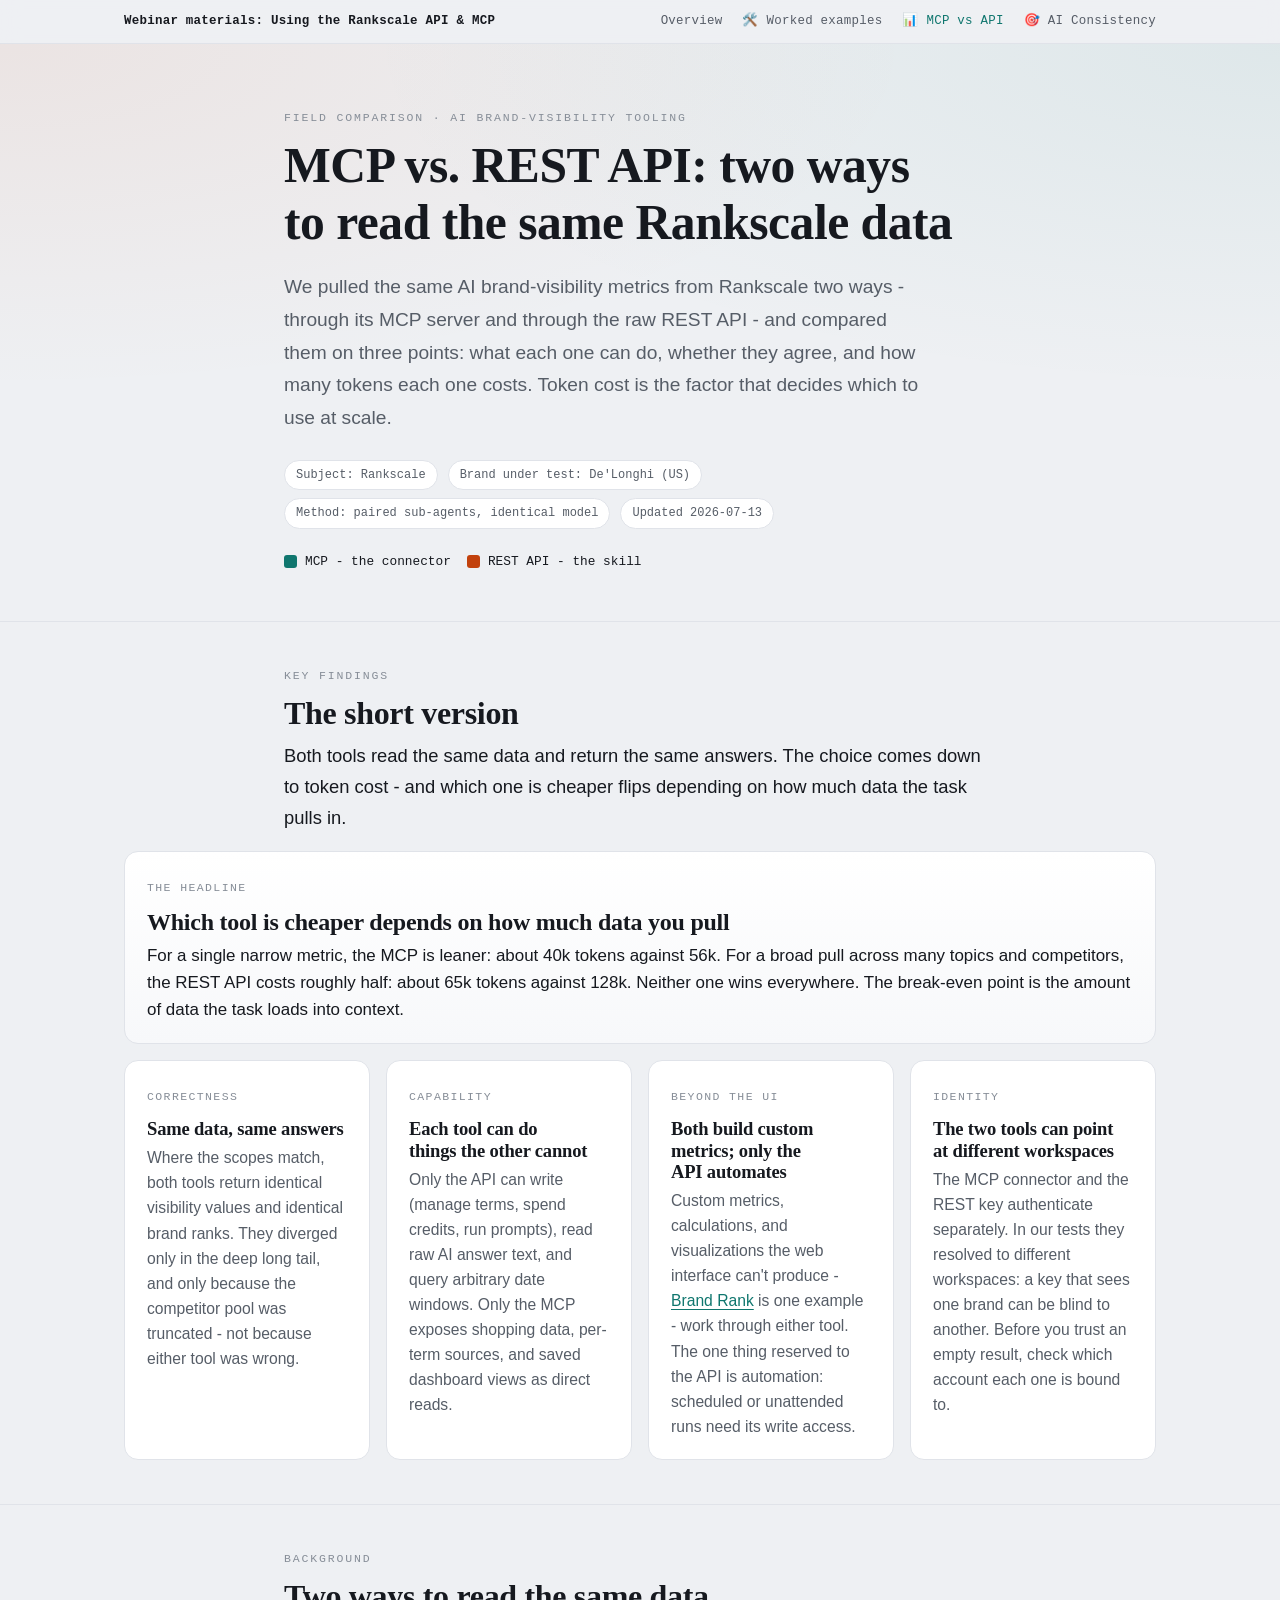
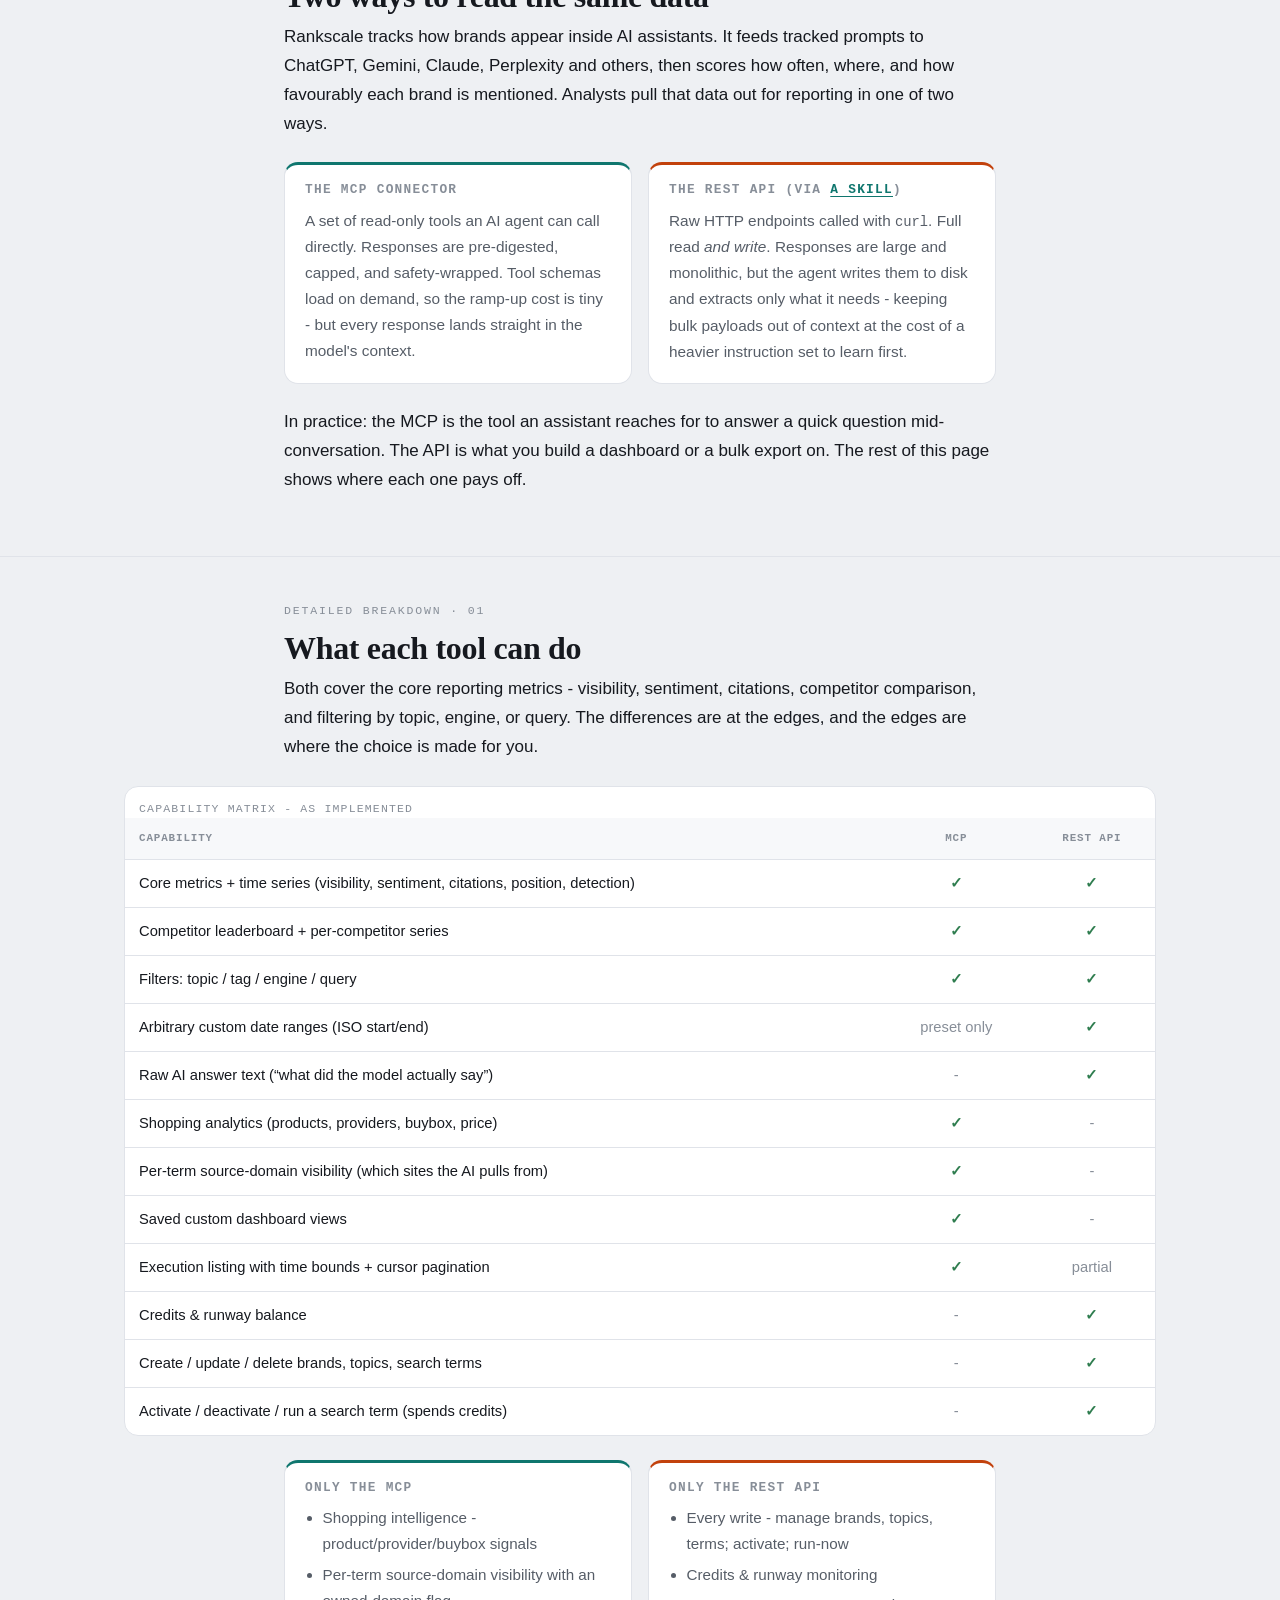
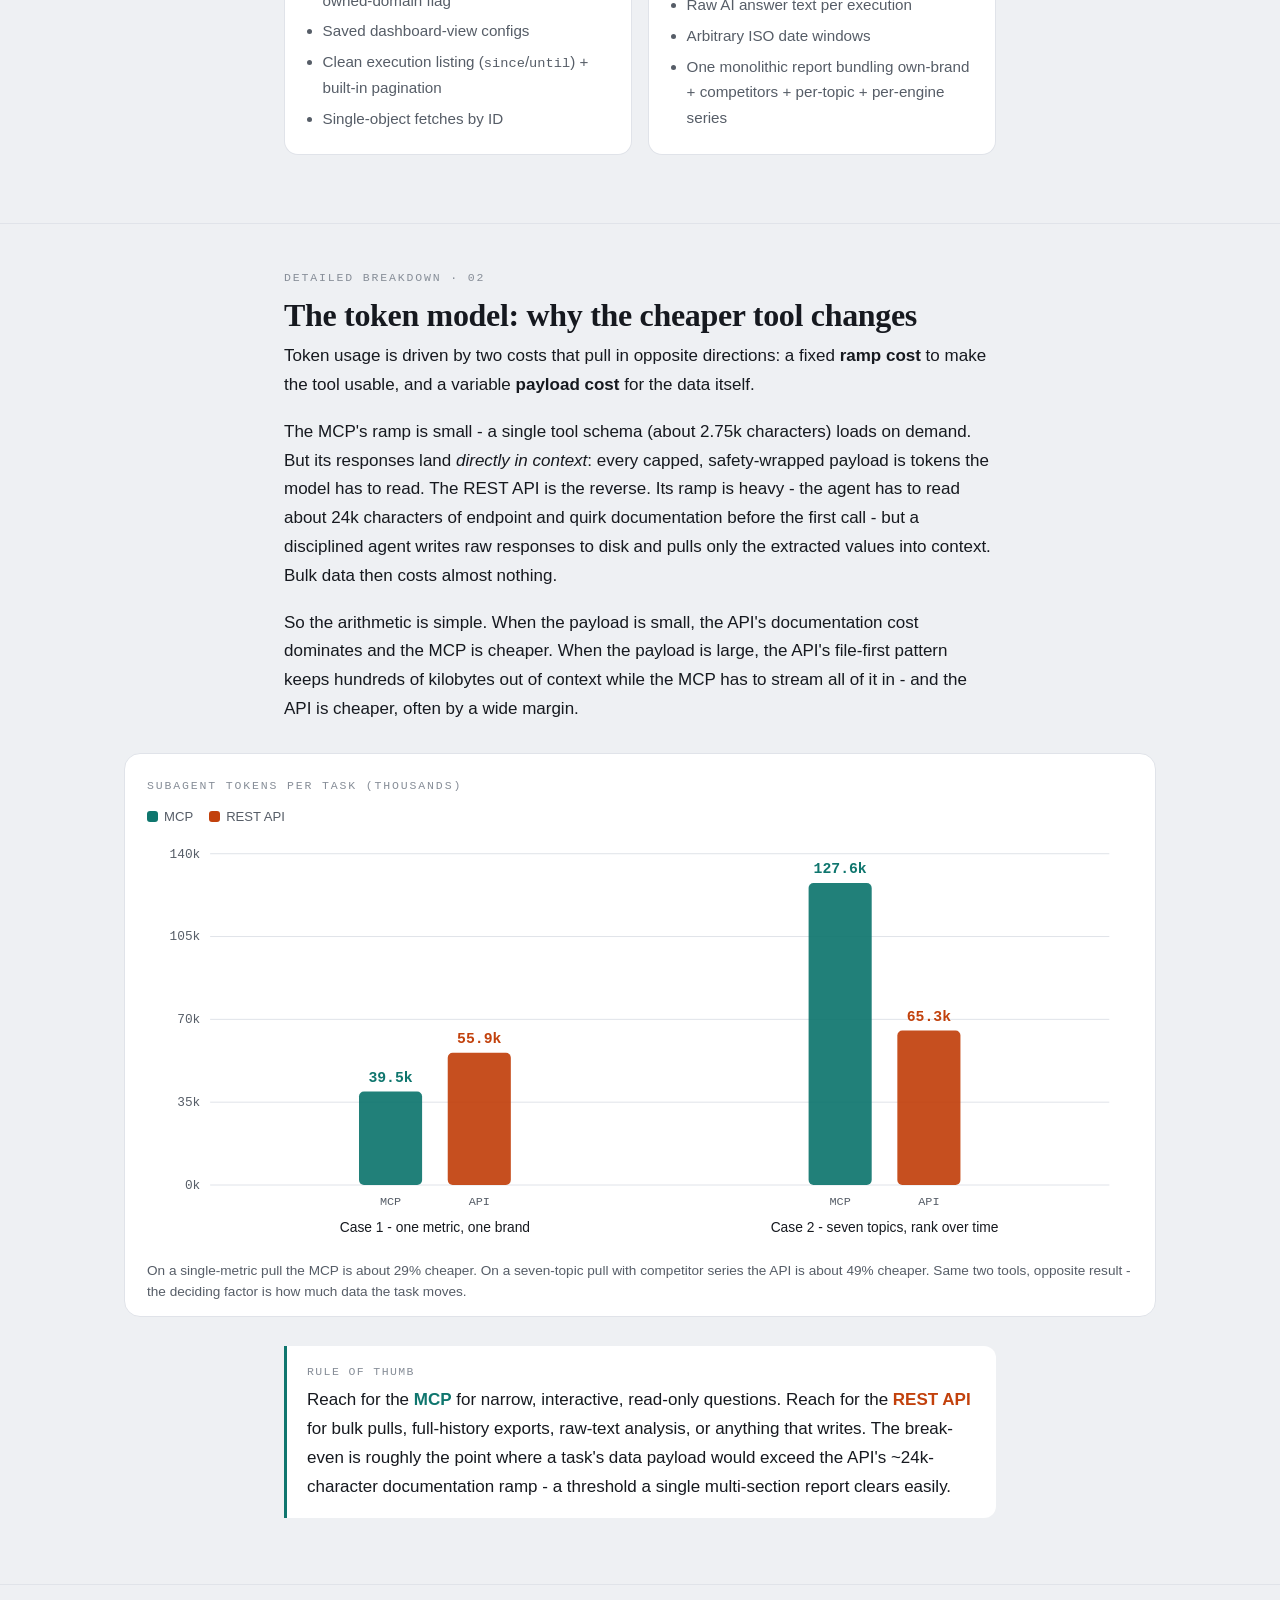
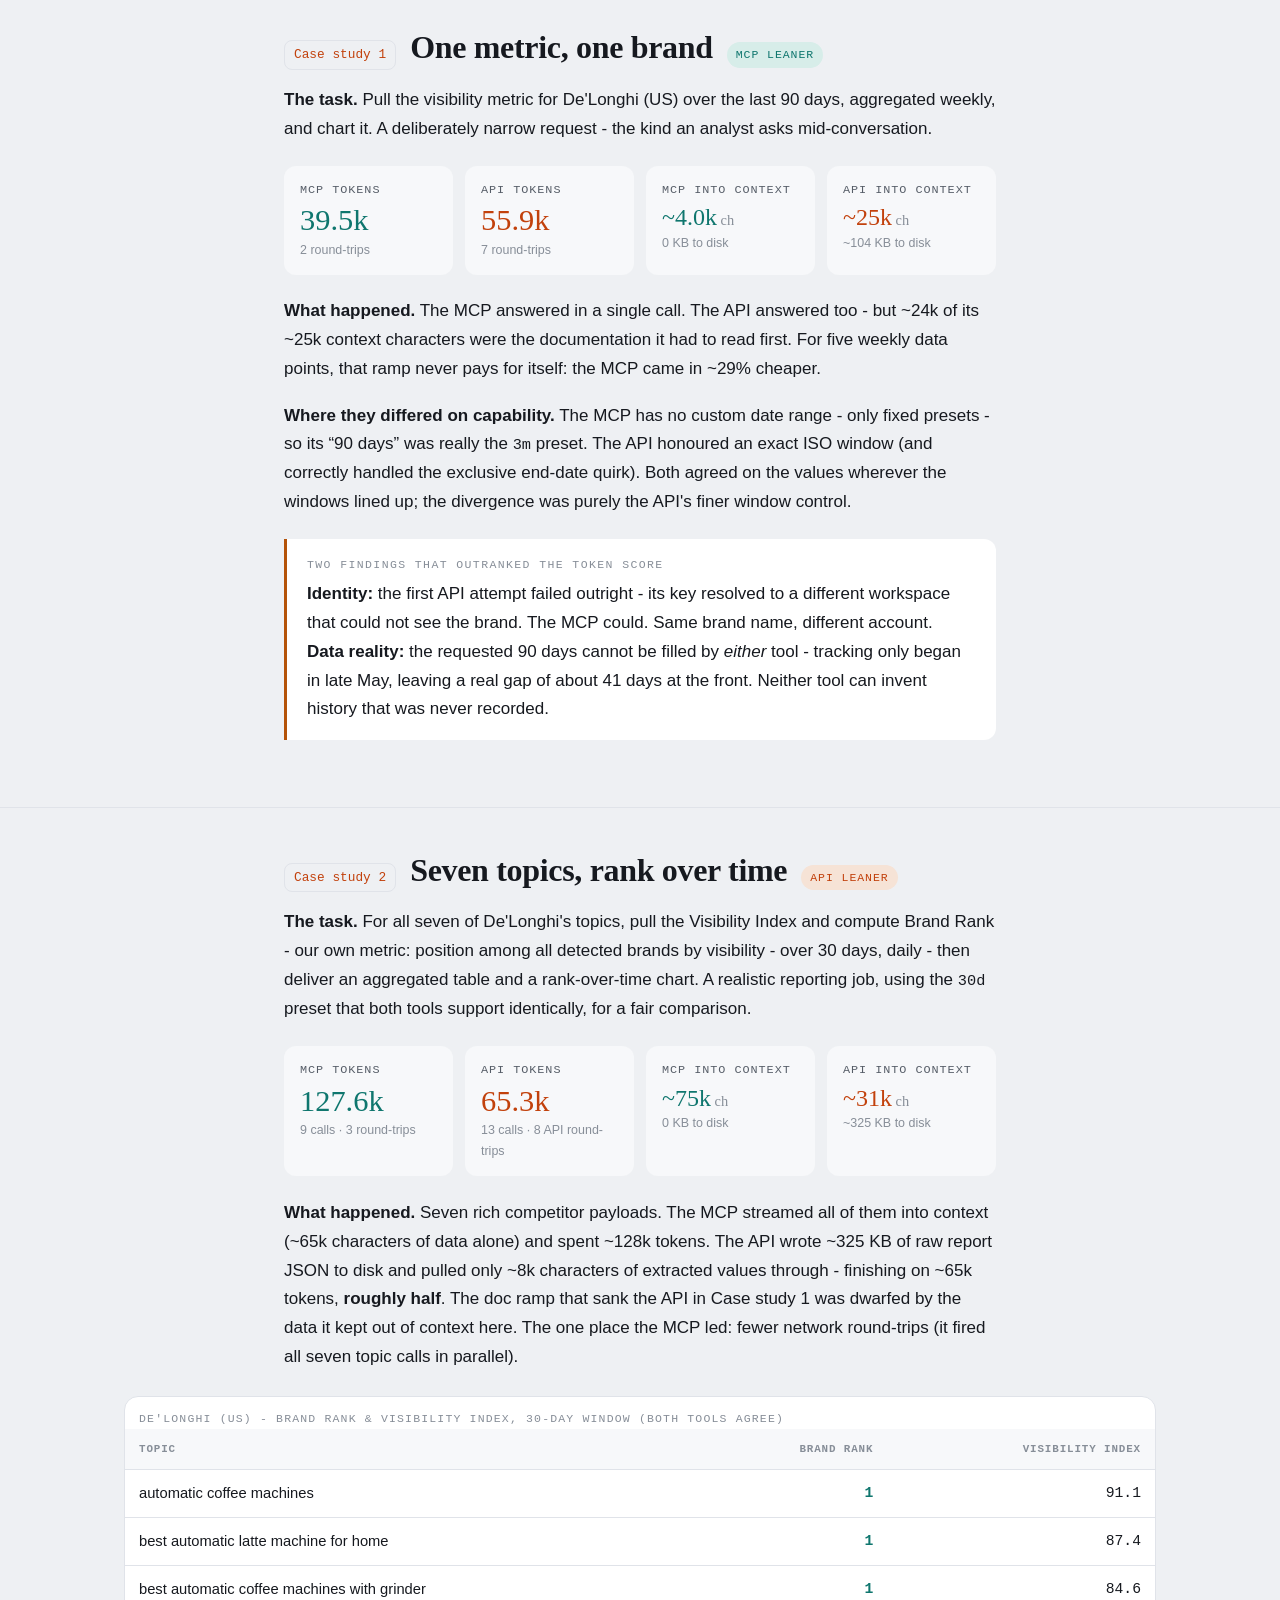
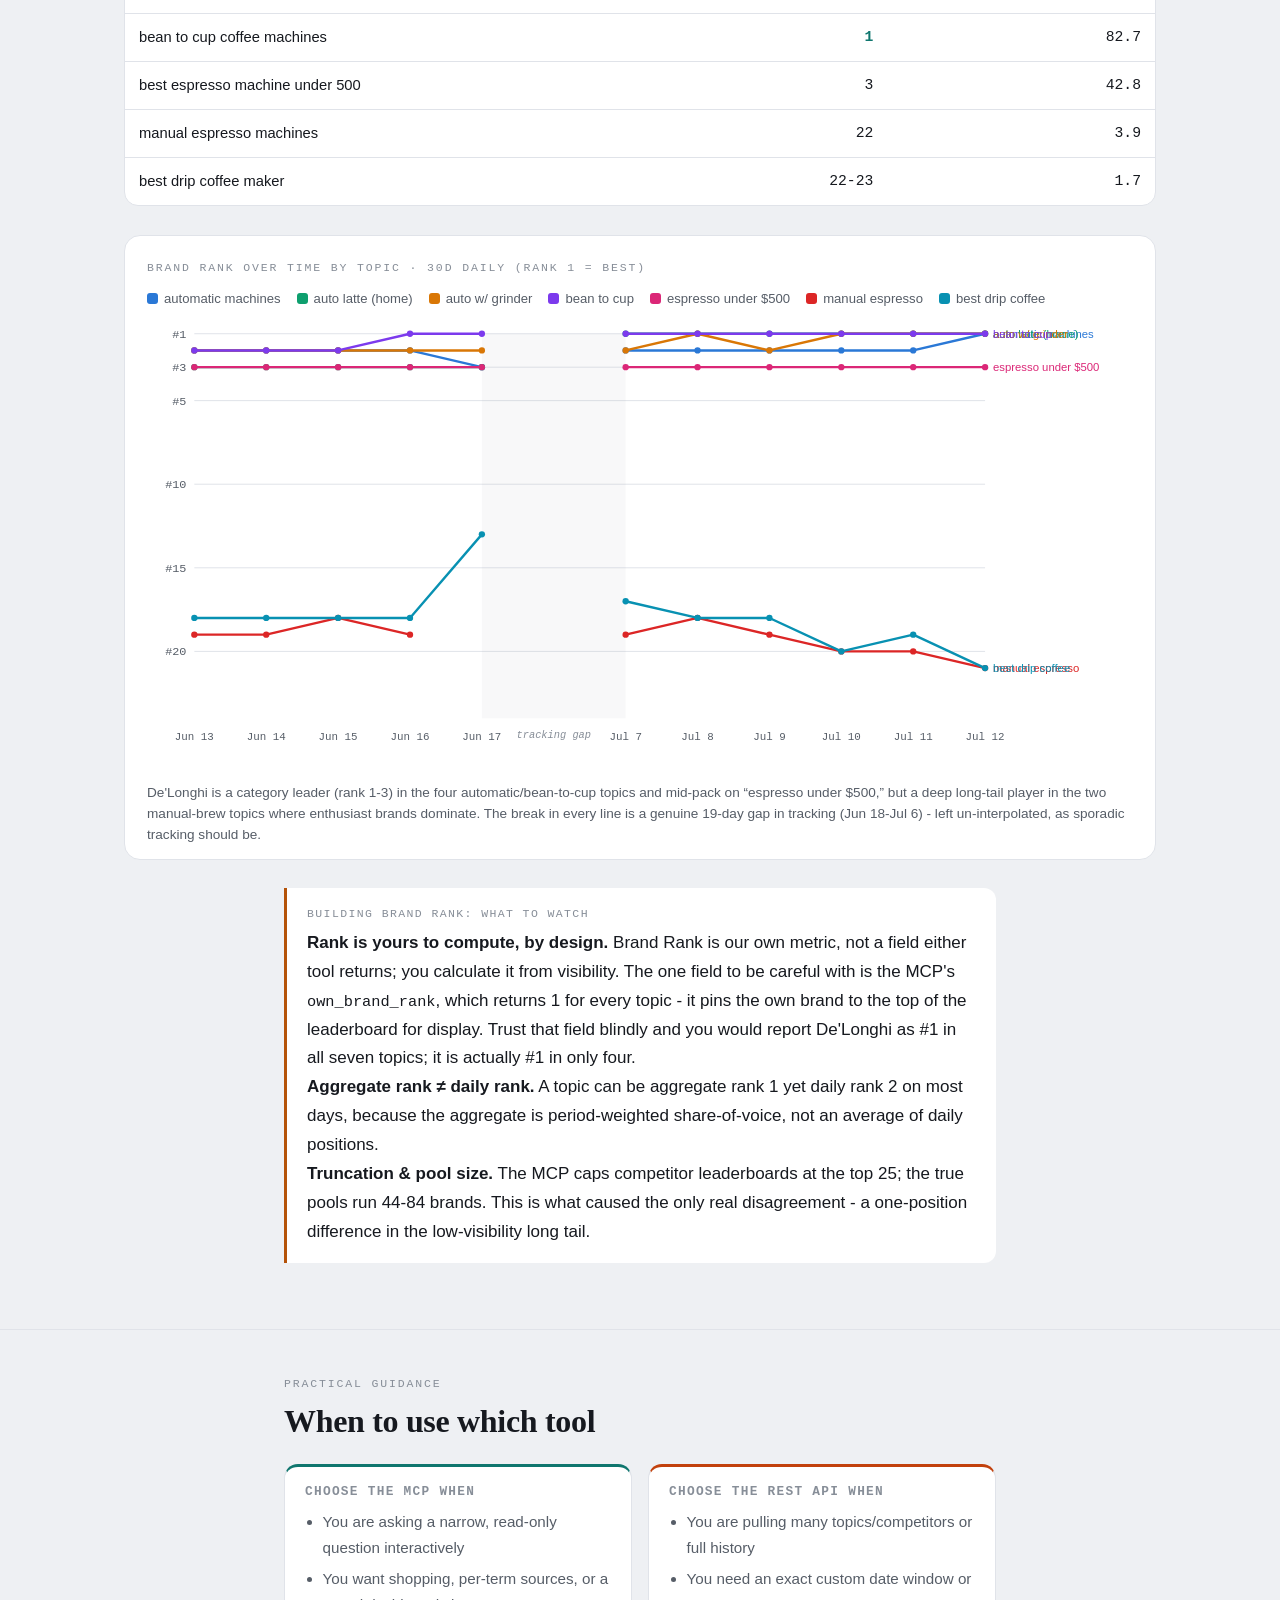
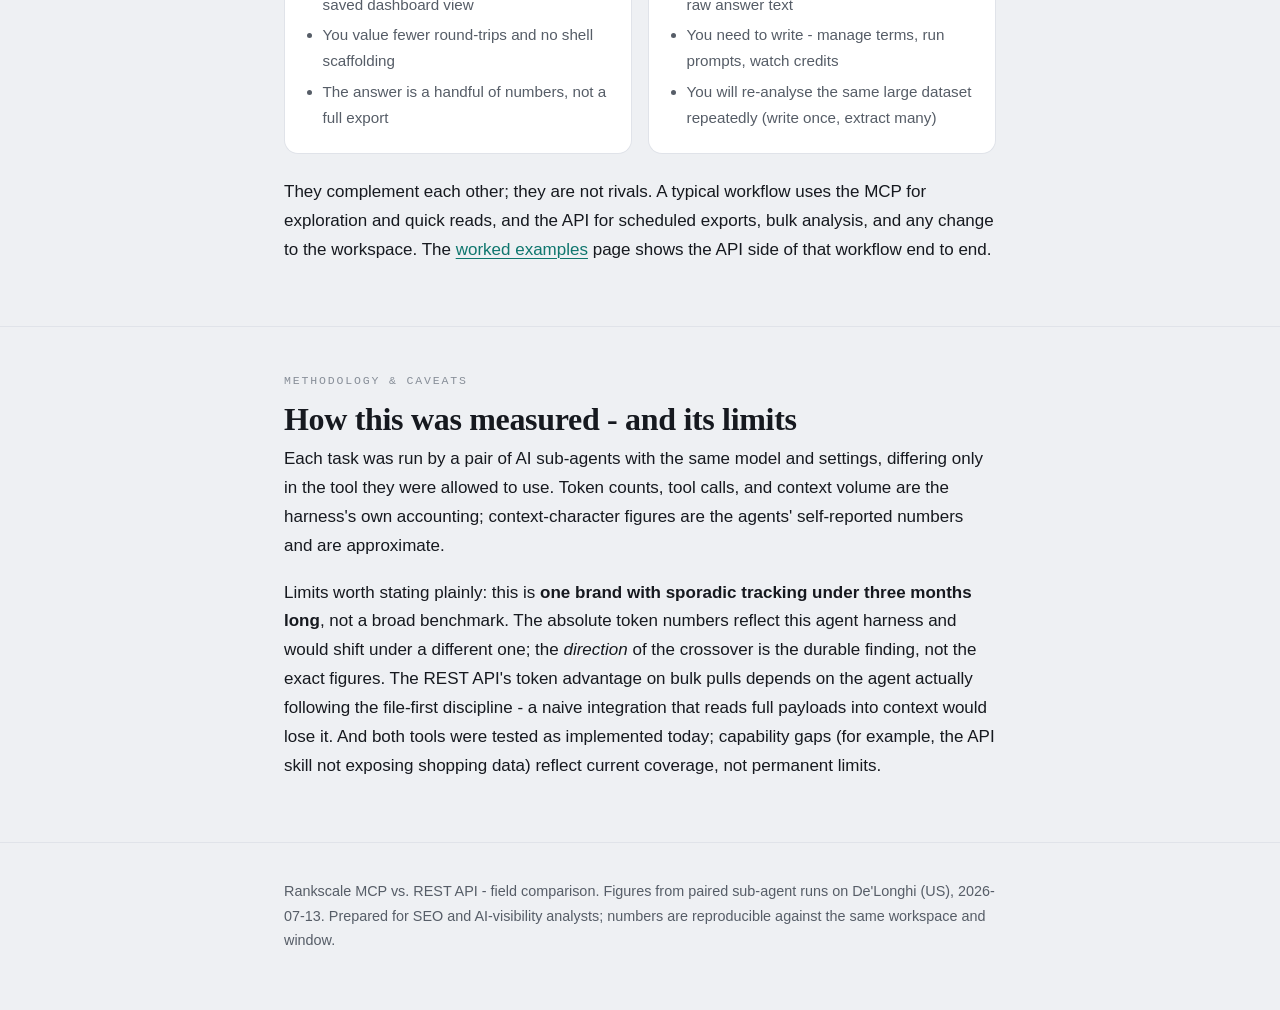
<file: mcp-vs-api.html>
<!doctype html>
<html lang="en">
<head>
  <meta charset="utf-8">
  <meta name="viewport" content="width=device-width, initial-scale=1">
  <title>MCP vs. API for AI brand-visibility data - a Rankscale field comparison</title>
  <link rel="icon" type="image/svg+xml" href="assets/favicon.svg">
  <link rel="stylesheet" href="assets/base.css">
  <style>
    /* ---- page-specific: MCP vs API ---- */
    header.masthead{padding:64px 0 48px;background:
      radial-gradient(120% 100% at 100% 0%, color-mix(in srgb, var(--mcp) 7%, transparent), transparent 60%),
      radial-gradient(120% 100% at 0% 0%, color-mix(in srgb, var(--api) 7%, transparent), transparent 60%);}
    .legendchips{display:flex;gap:16px;margin:22px 0 0;flex-wrap:wrap}
    .chip{display:inline-flex;align-items:center;gap:8px;font-family:var(--mono);font-size:.8rem;font-weight:500}
    .chip .sw{width:13px;height:13px;border-radius:3px;display:inline-block}
    .sw.mcp{background:var(--mcp)} .sw.api{background:var(--api)}
    .split{display:grid;grid-template-columns:1fr 1fr;gap:16px;margin:1.5rem 0}
    .split .card{background:var(--surface);border:1px solid var(--line);border-radius:14px;padding:18px 20px}
    .split .card.mcp{border-top:3px solid var(--mcp)} .split .card.api{border-top:3px solid var(--api)}
    .split .card h3{font-family:var(--mono);font-size:.8rem;letter-spacing:.1em;text-transform:uppercase;color:var(--faint);margin-bottom:.6rem}
    .split ul{margin:0;padding-left:1.1rem} .split li{margin:.3rem 0;font-size:.95rem;color:var(--muted)}
    @media(max-width:620px){.split{grid-template-columns:1fr}}
    .statrow{display:grid;grid-template-columns:repeat(auto-fit,minmax(130px,1fr));gap:12px;margin:1.4rem 0}
    .stat{background:var(--surface-2);border-radius:12px;padding:14px 16px}
    .stat .lab{font-size:.74rem;color:var(--muted);font-family:var(--mono);text-transform:uppercase;letter-spacing:.08em}
    .stat .val{font-family:var(--serif);font-size:1.9rem;font-variant-numeric:tabular-nums;line-height:1.1;margin-top:4px}
    .stat .val.mcp{color:var(--mcp)} .stat .val.api{color:var(--api)}
    .stat .sub{font-size:.78rem;color:var(--faint);margin-top:2px}
    .cs-head{display:flex;align-items:baseline;gap:14px;flex-wrap:wrap}
    .cs-num{font-family:var(--mono);font-size:.8rem;color:var(--api);border:1px solid var(--line);border-radius:8px;padding:3px 9px}
    .winner{display:inline-block;font-family:var(--mono);font-size:.72rem;text-transform:uppercase;letter-spacing:.08em;padding:3px 9px;border-radius:999px}
    .winner.mcp{background:var(--mcp-soft);color:var(--mcp)} .winner.api{background:var(--api-soft);color:var(--api)}
    .chart-legend{display:flex;flex-wrap:wrap;gap:8px 16px;font-size:.82rem;color:var(--muted);margin-bottom:6px}
    .chart-legend span{display:inline-flex;align-items:center;gap:6px}
    .chart-legend i{width:11px;height:11px;border-radius:3px;display:inline-block}
    .yes{color:var(--good);font-weight:600} .no{color:var(--faint)}
    td .mcpw{color:var(--mcp);font-weight:600} td .apiw{color:var(--api);font-weight:600}
  </style>
</head>
<body>

<nav class="sitenav" aria-label="Webinar sections">
  <div class="inner">
    <a class="brand" href="index.html">Webinar materials: Using the Rankscale API &amp; MCP</a>
    <a href="index.html">Overview</a>
    <a href="basic-and-advanced.html">🛠️ Worked examples</a>
    <a href="mcp-vs-api.html" aria-current="page">📊 MCP vs API</a>
    <a href="ai-engine-consistency.html">🎯 AI Consistency</a>
  </div>
</nav>
<header class="masthead">
  <div class="wrap">
    <p class="eyebrow">Field comparison &middot; AI brand-visibility tooling</p>
    <h1>MCP vs. REST API: two ways to read the same Rankscale data</h1>
    <p class="dek">We pulled the same AI brand-visibility metrics from Rankscale two ways - through its MCP server and through the raw REST API - and compared them on three points: what each one can do, whether they agree, and how many tokens each one costs. Token cost is the factor that decides which to use at scale.</p>
    <div class="meta">
      <span>Subject: Rankscale</span>
      <span>Brand under test: De'Longhi (US)</span>
      <span>Method: paired sub-agents, identical model</span>
      <span>Updated 2026-07-13</span>
    </div>
    <div class="legendchips">
      <span class="chip"><i class="sw mcp"></i>MCP - the connector</span>
      <span class="chip"><i class="sw api"></i>REST API - the skill</span>
    </div>
  </div>
</header>

<section id="findings">
  <div class="wrap">
    <p class="eyebrow">Key findings</p>
    <h2>The short version</h2>
    <p class="lead">Both tools read the same data and return the same answers. The choice comes down to token cost - and which one is cheaper flips depending on how much data the task pulls in.</p>
  </div>
  <div class="wide">
    <div class="findgrid reveal">
      <div class="find hero">
        <span class="k">The headline</span>
        <h3>Which tool is cheaper depends on how much data you pull</h3>
        <p>For a single narrow metric, the MCP is leaner: about 40k tokens against 56k. For a broad pull across many topics and competitors, the REST API costs roughly half: about 65k tokens against 128k. Neither one wins everywhere. The break-even point is the amount of data the task loads into context.</p>
      </div>
      <div class="find">
        <span class="k">Correctness</span>
        <h3>Same data, same answers</h3>
        <p>Where the scopes match, both tools return identical visibility values and identical brand ranks. They diverged only in the deep long tail, and only because the competitor pool was truncated - not because either tool was wrong.</p>
      </div>
      <div class="find">
        <span class="k">Capability</span>
        <h3>Each tool can do things the other cannot</h3>
        <p>Only the API can write (manage terms, spend credits, run prompts), read raw AI answer text, and query arbitrary date windows. Only the MCP exposes shopping data, per-term sources, and saved dashboard views as direct reads.</p>
      </div>
      <div class="find">
        <span class="k">Beyond the UI</span>
        <h3>Both build custom metrics; only the API automates</h3>
        <p>Custom metrics, calculations, and visualizations the web interface can't produce - <a href="basic-and-advanced.html#part2-intro">Brand Rank</a> is one example - work through either tool. The one thing reserved to the API is automation: scheduled or unattended runs need its write access.</p>
      </div>
      <div class="find">
        <span class="k">Identity</span>
        <h3>The two tools can point at different workspaces</h3>
        <p>The MCP connector and the REST key authenticate separately. In our tests they resolved to different workspaces: a key that sees one brand can be blind to another. Before you trust an empty result, check which account each one is bound to.</p>
      </div>
    </div>
  </div>
</section>

<section id="approaches">
  <div class="wrap">
    <p class="eyebrow">Background</p>
    <h2>Two ways to read the same data</h2>
    <p>Rankscale tracks how brands appear inside AI assistants. It feeds tracked prompts to ChatGPT, Gemini, Claude, Perplexity and others, then scores how often, where, and how favourably each brand is mentioned. Analysts pull that data out for reporting in one of two ways.</p>
    <div class="split">
      <div class="card mcp">
        <h3>The MCP connector</h3>
        <p style="margin:0;color:var(--muted);font-size:.96rem">A set of read-only tools an AI agent can call directly. Responses are pre-digested, capped, and safety-wrapped. Tool schemas load on demand, so the ramp-up cost is tiny - but every response lands straight in the model's context.</p>
      </div>
      <div class="card api">
        <h3>The REST API (via <a href="https://github.com/bojan-basrak/rankscale-api-skill" target="_blank" rel="noopener">a skill</a>)</h3>
        <p style="margin:0;color:var(--muted);font-size:.96rem">Raw HTTP endpoints called with <code>curl</code>. Full read <em>and write</em>. Responses are large and monolithic, but the agent writes them to disk and extracts only what it needs - keeping bulk payloads out of context at the cost of a heavier instruction set to learn first.</p>
      </div>
    </div>
    <p>In practice: the MCP is the tool an assistant reaches for to answer a quick question mid-conversation. The API is what you build a dashboard or a bulk export on. The rest of this page shows where each one pays off.</p>
  </div>
</section>

<section id="capability">
  <div class="wrap">
    <p class="eyebrow">Detailed breakdown &middot; 01</p>
    <h2>What each tool can do</h2>
    <p>Both cover the core reporting metrics - visibility, sentiment, citations, competitor comparison, and filtering by topic, engine, or query. The differences are at the edges, and the edges are where the choice is made for you.</p>
  </div>
  <div class="wide">
    <div class="tablewrap reveal">
      <table>
        <caption>Capability matrix - as implemented</caption>
        <thead><tr><th>Capability</th><th style="text-align:center">MCP</th><th style="text-align:center">REST API</th></tr></thead>
        <tbody>
          <tr><td class="rowlead">Core metrics + time series (visibility, sentiment, citations, position, detection)</td><td style="text-align:center" class="yes">&check;</td><td style="text-align:center" class="yes">&check;</td></tr>
          <tr><td class="rowlead">Competitor leaderboard + per-competitor series</td><td style="text-align:center" class="yes">&check;</td><td style="text-align:center" class="yes">&check;</td></tr>
          <tr><td class="rowlead">Filters: topic / tag / engine / query</td><td style="text-align:center" class="yes">&check;</td><td style="text-align:center" class="yes">&check;</td></tr>
          <tr><td class="rowlead">Arbitrary custom date ranges (ISO start/end)</td><td style="text-align:center" class="no">preset only</td><td style="text-align:center" class="yes">&check;</td></tr>
          <tr><td class="rowlead">Raw AI answer text (&ldquo;what did the model actually say&rdquo;)</td><td style="text-align:center" class="no">-</td><td style="text-align:center" class="yes">&check;</td></tr>
          <tr><td class="rowlead">Shopping analytics (products, providers, buybox, price)</td><td style="text-align:center" class="yes">&check;</td><td style="text-align:center" class="no">-</td></tr>
          <tr><td class="rowlead">Per-term source-domain visibility (which sites the AI pulls from)</td><td style="text-align:center" class="yes">&check;</td><td style="text-align:center" class="no">-</td></tr>
          <tr><td class="rowlead">Saved custom dashboard views</td><td style="text-align:center" class="yes">&check;</td><td style="text-align:center" class="no">-</td></tr>
          <tr><td class="rowlead">Execution listing with time bounds + cursor pagination</td><td style="text-align:center" class="yes">&check;</td><td style="text-align:center" class="no">partial</td></tr>
          <tr><td class="rowlead">Credits &amp; runway balance</td><td style="text-align:center" class="no">-</td><td style="text-align:center" class="yes">&check;</td></tr>
          <tr><td class="rowlead">Create / update / delete brands, topics, search terms</td><td style="text-align:center" class="no">-</td><td style="text-align:center" class="yes">&check;</td></tr>
          <tr><td class="rowlead">Activate / deactivate / run a search term (spends credits)</td><td style="text-align:center" class="no">-</td><td style="text-align:center" class="yes">&check;</td></tr>
        </tbody>
      </table>
    </div>
  </div>
  <div class="wrap">
    <div class="split">
      <div class="card mcp">
        <h3>Only the MCP</h3>
        <ul>
          <li>Shopping intelligence - product/provider/buybox signals</li>
          <li>Per-term source-domain visibility with an owned-domain flag</li>
          <li>Saved dashboard-view configs</li>
          <li>Clean execution listing (<code>since</code>/<code>until</code>) + built-in pagination</li>
          <li>Single-object fetches by ID</li>
        </ul>
      </div>
      <div class="card api">
        <h3>Only the REST API</h3>
        <ul>
          <li>Every write - manage brands, topics, terms; activate; run-now</li>
          <li>Credits &amp; runway monitoring</li>
          <li>Raw AI answer text per execution</li>
          <li>Arbitrary ISO date windows</li>
          <li>One monolithic report bundling own-brand + competitors + per-topic + per-engine series</li>
        </ul>
      </div>
    </div>
  </div>
</section>

<section id="tokens">
  <div class="wrap">
    <p class="eyebrow">Detailed breakdown &middot; 02</p>
    <h2>The token model: why the cheaper tool changes</h2>
    <p>Token usage is driven by two costs that pull in opposite directions: a fixed <strong>ramp cost</strong> to make the tool usable, and a variable <strong>payload cost</strong> for the data itself.</p>
    <p>The MCP's ramp is small - a single tool schema (about 2.75k characters) loads on demand. But its responses land <em>directly in context</em>: every capped, safety-wrapped payload is tokens the model has to read. The REST API is the reverse. Its ramp is heavy - the agent has to read about 24k characters of endpoint and quirk documentation before the first call - but a disciplined agent writes raw responses to disk and pulls only the extracted values into context. Bulk data then costs almost nothing.</p>
    <p>So the arithmetic is simple. When the payload is small, the API's documentation cost dominates and the MCP is cheaper. When the payload is large, the API's file-first pattern keeps hundreds of kilobytes out of context while the MCP has to stream all of it in - and the API is cheaper, often by a wide margin.</p>
  </div>
  <div class="wide">
    <figure class="reveal">
      <p class="eyebrow" style="margin-bottom:10px">Subagent tokens per task (thousands)</p>
      <div class="chart-legend"><span><i style="background:var(--mcp)"></i>MCP</span><span><i style="background:var(--api)"></i>REST API</span></div>
      <div class="sr-only">In case study 1, a single narrow metric pull, the MCP used 39,500 tokens and the API used 55,878 - the MCP was leaner. In case study 2, a broad pull across seven topics, the MCP used 127,575 tokens and the API used 65,310 - the API was leaner by nearly two to one. The winner flips as payload grows.</div>
      <svg id="tokChart" viewBox="0 0 1000 420" role="img" aria-label="Grouped bar chart of subagent tokens per task, showing the MCP cheaper on the narrow task and the API cheaper on the broad task"></svg>
      <figcaption>On a single-metric pull the MCP is about 29% cheaper. On a seven-topic pull with competitor series the API is about 49% cheaper. Same two tools, opposite result - the deciding factor is how much data the task moves.</figcaption>
    </figure>
  </div>
  <div class="wrap">
    <div class="callout">
      <span class="k">Rule of thumb</span>
      <p>Reach for the <strong style="color:var(--mcp)">MCP</strong> for narrow, interactive, read-only questions. Reach for the <strong style="color:var(--api)">REST API</strong> for bulk pulls, full-history exports, raw-text analysis, or anything that writes. The break-even is roughly the point where a task's data payload would exceed the API's ~24k-character documentation ramp - a threshold a single multi-section report clears easily.</p>
    </div>
  </div>
</section>

<section id="cs1">
  <div class="wrap">
    <div class="cs-head"><span class="cs-num">Case study 1</span><h2 style="margin:0">One metric, one brand</h2><span class="winner mcp">MCP leaner</span></div>
    <p style="margin-top:1rem"><strong>The task.</strong> Pull the visibility metric for De'Longhi (US) over the last 90 days, aggregated weekly, and chart it. A deliberately narrow request - the kind an analyst asks mid-conversation.</p>
    <div class="statrow">
      <div class="stat"><div class="lab">MCP tokens</div><div class="val mcp">39.5k</div><div class="sub">2 round-trips</div></div>
      <div class="stat"><div class="lab">API tokens</div><div class="val api">55.9k</div><div class="sub">7 round-trips</div></div>
      <div class="stat"><div class="lab">MCP into context</div><div class="val mcp" style="font-size:1.5rem">~4.0k<span style="font-size:.9rem;color:var(--faint)"> ch</span></div><div class="sub">0 KB to disk</div></div>
      <div class="stat"><div class="lab">API into context</div><div class="val api" style="font-size:1.5rem">~25k<span style="font-size:.9rem;color:var(--faint)"> ch</span></div><div class="sub">~104 KB to disk</div></div>
    </div>
    <p><strong>What happened.</strong> The MCP answered in a single call. The API answered too - but ~24k of its ~25k context characters were the documentation it had to read first. For five weekly data points, that ramp never pays for itself: the MCP came in ~29% cheaper.</p>
    <p><strong>Where they differed on capability.</strong> The MCP has no custom date range - only fixed presets - so its &ldquo;90 days&rdquo; was really the <code>3m</code> preset. The API honoured an exact ISO window (and correctly handled the exclusive end-date quirk). Both agreed on the values wherever the windows lined up; the divergence was purely the API's finer window control.</p>
    <div class="callout warn">
      <span class="k">Two findings that outranked the token score</span>
      <p><strong>Identity:</strong> the first API attempt failed outright - its key resolved to a different workspace that could not see the brand. The MCP could. Same brand name, different account. <br><strong>Data reality:</strong> the requested 90 days cannot be filled by <em>either</em> tool - tracking only began in late May, leaving a real gap of about 41 days at the front. Neither tool can invent history that was never recorded.</p>
    </div>
  </div>
</section>

<section id="cs2">
  <div class="wrap">
    <div class="cs-head"><span class="cs-num">Case study 2</span><h2 style="margin:0">Seven topics, rank over time</h2><span class="winner api">API leaner</span></div>
    <p style="margin-top:1rem"><strong>The task.</strong> For all seven of De'Longhi's topics, pull the Visibility Index and compute Brand Rank - our own metric: position among all detected brands by visibility - over 30 days, daily - then deliver an aggregated table and a rank-over-time chart. A realistic reporting job, using the <code>30d</code> preset that both tools support identically, for a fair comparison.</p>
    <div class="statrow">
      <div class="stat"><div class="lab">MCP tokens</div><div class="val mcp">127.6k</div><div class="sub">9 calls &middot; 3 round-trips</div></div>
      <div class="stat"><div class="lab">API tokens</div><div class="val api">65.3k</div><div class="sub">13 calls &middot; 8 API round-trips</div></div>
      <div class="stat"><div class="lab">MCP into context</div><div class="val mcp" style="font-size:1.5rem">~75k<span style="font-size:.9rem;color:var(--faint)"> ch</span></div><div class="sub">0 KB to disk</div></div>
      <div class="stat"><div class="lab">API into context</div><div class="val api" style="font-size:1.5rem">~31k<span style="font-size:.9rem;color:var(--faint)"> ch</span></div><div class="sub">~325 KB to disk</div></div>
    </div>
    <p><strong>What happened.</strong> Seven rich competitor payloads. The MCP streamed all of them into context (~65k characters of data alone) and spent ~128k tokens. The API wrote ~325 KB of raw report JSON to disk and pulled only ~8k characters of extracted values through - finishing on ~65k tokens, <strong>roughly half</strong>. The doc ramp that sank the API in Case study 1 was dwarfed by the data it kept out of context here. The one place the MCP led: fewer network round-trips (it fired all seven topic calls in parallel).</p>
  </div>
  <div class="wide">
    <div class="tablewrap reveal">
      <table>
        <caption>De'Longhi (US) - Brand Rank &amp; Visibility Index, 30-day window (both tools agree)</caption>
        <thead><tr><th>Topic</th><th class="n">Brand Rank</th><th class="n">Visibility Index</th></tr></thead>
        <tbody>
          <tr><td class="rowlead">automatic coffee machines</td><td class="n"><span class="mcpw">1</span></td><td class="n">91.1</td></tr>
          <tr><td class="rowlead">best automatic latte machine for home</td><td class="n"><span class="mcpw">1</span></td><td class="n">87.4</td></tr>
          <tr><td class="rowlead">best automatic coffee machines with grinder</td><td class="n"><span class="mcpw">1</span></td><td class="n">84.6</td></tr>
          <tr><td class="rowlead">bean to cup coffee machines</td><td class="n"><span class="mcpw">1</span></td><td class="n">82.7</td></tr>
          <tr><td class="rowlead">best espresso machine under 500</td><td class="n">3</td><td class="n">42.8</td></tr>
          <tr><td class="rowlead">manual espresso machines</td><td class="n">22</td><td class="n">3.9</td></tr>
          <tr><td class="rowlead">best drip coffee maker</td><td class="n">22-23</td><td class="n">1.7</td></tr>
        </tbody>
      </table>
    </div>
  </div>
  <div class="wide">
    <figure class="reveal">
      <p class="eyebrow" style="margin-bottom:10px">Brand Rank over time by topic &middot; 30d daily (rank 1 = best)</p>
      <div class="chart-legend" id="rankLegend"></div>
      <div class="sr-only">Line chart of daily brand rank for seven topics. Four topics - automatic machines, auto latte, grinder, and bean-to-cup - sit between rank 1 and 3 and converge to rank 1 through July. Espresso-under-500 holds a flat rank 3. Manual espresso and drip coffee sit deep at rank 18 to 23. Every line breaks across a 19-day tracking gap between June 17 and July 7.</div>
      <svg id="rankChart" viewBox="0 0 1000 460" role="img" aria-label="Daily brand rank by topic; leaders cluster at rank 1 to 3, laggards at 18 to 23, with a tracking gap in late June"></svg>
      <figcaption>De'Longhi is a category leader (rank 1-3) in the four automatic/bean-to-cup topics and mid-pack on &ldquo;espresso under $500,&rdquo; but a deep long-tail player in the two manual-brew topics where enthusiast brands dominate. The break in every line is a genuine 19-day gap in tracking (Jun 18-Jul 6) - left un-interpolated, as sporadic tracking should be.</figcaption>
    </figure>
  </div>
  <div class="wrap">
    <div class="callout warn">
      <span class="k">Building Brand Rank: what to watch</span>
      <p><strong>Rank is yours to compute, by design.</strong> Brand Rank is our own metric, not a field either tool returns; you calculate it from visibility. The one field to be careful with is the MCP's <code>own_brand_rank</code>, which returns 1 for every topic - it pins the own brand to the top of the leaderboard for display. Trust that field blindly and you would report De'Longhi as #1 in all seven topics; it is actually #1 in only four.<br>
      <strong>Aggregate rank &ne; daily rank.</strong> A topic can be aggregate rank 1 yet daily rank 2 on most days, because the aggregate is period-weighted share-of-voice, not an average of daily positions.<br>
      <strong>Truncation &amp; pool size.</strong> The MCP caps competitor leaderboards at the top 25; the true pools run 44-84 brands. This is what caused the only real disagreement - a one-position difference in the low-visibility long tail.</p>
    </div>
  </div>
</section>

<section id="guidance">
  <div class="wrap">
    <p class="eyebrow">Practical guidance</p>
    <h2>When to use which tool</h2>
    <div class="split">
      <div class="card mcp">
        <h3>Choose the MCP when</h3>
        <ul>
          <li>You are asking a narrow, read-only question interactively</li>
          <li>You want shopping, per-term sources, or a saved dashboard view</li>
          <li>You value fewer round-trips and no shell scaffolding</li>
          <li>The answer is a handful of numbers, not a full export</li>
        </ul>
      </div>
      <div class="card api">
        <h3>Choose the REST API when</h3>
        <ul>
          <li>You are pulling many topics/competitors or full history</li>
          <li>You need an exact custom date window or raw answer text</li>
          <li>You need to write - manage terms, run prompts, watch credits</li>
          <li>You will re-analyse the same large dataset repeatedly (write once, extract many)</li>
        </ul>
      </div>
    </div>
    <p>They complement each other; they are not rivals. A typical workflow uses the MCP for exploration and quick reads, and the API for scheduled exports, bulk analysis, and any change to the workspace. The <a href="basic-and-advanced.html">worked examples</a> page shows the API side of that workflow end to end.</p>
  </div>
</section>

<section id="method">
  <div class="wrap">
    <p class="eyebrow">Methodology &amp; caveats</p>
    <h2>How this was measured - and its limits</h2>
    <p>Each task was run by a pair of AI sub-agents with the same model and settings, differing only in the tool they were allowed to use. Token counts, tool calls, and context volume are the harness's own accounting; context-character figures are the agents' self-reported numbers and are approximate.</p>
    <p>Limits worth stating plainly: this is <strong>one brand with sporadic tracking under three months long</strong>, not a broad benchmark. The absolute token numbers reflect this agent harness and would shift under a different one; the <em>direction</em> of the crossover is the durable finding, not the exact figures. The REST API's token advantage on bulk pulls depends on the agent actually following the file-first discipline - a naive integration that reads full payloads into context would lose it. And both tools were tested as implemented today; capability gaps (for example, the API skill not exposing shopping data) reflect current coverage, not permanent limits.</p>
  </div>
</section>

<footer>
  <div class="wrap">
    <p style="margin:0">Rankscale MCP vs. REST API - field comparison. Figures from paired sub-agent runs on De'Longhi (US), 2026-07-13. Prepared for SEO and AI-visibility analysts; numbers are reproducible against the same workspace and window.</p>
  </div>
</footer>

<script>
(function(){
  var css=getComputedStyle(document.documentElement);
  function v(n){return css.getPropertyValue(n).trim();}
  var SVGNS="http://www.w3.org/2000/svg";
  function el(n,a){var e=document.createElementNS(SVGNS,n);for(var k in a)e.setAttribute(k,a[k]);return e;}
  function txt(x,y,s,a){var t=el("text",Object.assign({x:x,y:y},a));t.textContent=s;return t;}

  /* ---- token grouped bar chart ---- */
  (function(){
    var svg=document.getElementById("tokChart");if(!svg)return;
    var W=1000,H=420,padL=64,padR=24,padT=20,padB=64;
    var plotH=H-padT-padB, plotW=W-padL-padR;
    var groups=[{name:"Case 1 - one metric, one brand",mcp:39.5,api:55.9},{name:"Case 2 - seven topics, rank over time",mcp:127.6,api:65.3}];
    var max=140;
    var muted=v("--muted"),line=v("--line"),mcp=v("--mcp"),api=v("--api");
    function Y(val){return padT+plotH-(val/max)*plotH;}
    [0,35,70,105,140].forEach(function(g){
      var y=Y(g);
      svg.appendChild(el("line",{x1:padL,y1:y,x2:W-padR,y2:y,stroke:line,"stroke-width":1}));
      svg.appendChild(txt(padL-10,y+4,g+"k",{"text-anchor":"end",fill:muted,"font-size":"13","font-family":"var(--mono)"}));
    });
    var gw=plotW/groups.length;
    groups.forEach(function(gr,i){
      var cx=padL+gw*i+gw/2;
      var bw=64, gap=26;
      var pairs=[{val:gr.mcp,c:mcp,lab:"MCP"},{val:gr.api,c:api,lab:"API"}];
      pairs.forEach(function(p,j){
        var x=cx-(bw+gap/2)+j*(bw+gap);
        var y=Y(p.val), h=padT+plotH-y;
        var r=el("rect",{x:x,y:padT+plotH,width:bw,height:0,rx:5,fill:p.c,opacity:.92});
        svg.appendChild(r);
        (function(rr,ty,hh){requestAnimationFrame(function(){rr.style.transition="y .8s ease, height .8s ease";rr.setAttribute("y",ty);rr.setAttribute("height",hh);});})(r,y,h);
        svg.appendChild(txt(x+bw/2,y-10,p.val.toFixed(1)+"k",{"text-anchor":"middle",fill:p.c,"font-size":"15","font-weight":"600","font-family":"var(--mono)"}));
        svg.appendChild(txt(x+bw/2,padT+plotH+20,p.lab,{"text-anchor":"middle",fill:muted,"font-size":"12","font-family":"var(--mono)"}));
      });
      svg.appendChild(txt(cx,H-16,gr.name,{"text-anchor":"middle",fill:v("--ink"),"font-size":"14"}));
    });
  })();

  /* ---- rank over time line chart ---- */
  (function(){
    var svg=document.getElementById("rankChart");if(!svg)return;
    var W=1000,H=460,padL=48,padR=150,padT=18,padB=52;
    var plotH=H-padT-padB, plotW=W-padL-padR;
    var labels=["Jun 13","Jun 14","Jun 15","Jun 16","Jun 17","","Jul 7","Jul 8","Jul 9","Jul 10","Jul 11","Jul 12"];
    var N=labels.length, rmin=1, rmax=24;
    var series=[
      {name:"automatic machines",c:v("--c1"),d:[2,2,2,2,3,null,2,2,2,2,2,1]},
      {name:"auto latte (home)",c:v("--c2"),d:[3,3,3,3,3,null,1,1,1,1,1,1]},
      {name:"auto w/ grinder",c:v("--c3"),d:[2,2,2,2,2,null,2,1,2,1,1,1]},
      {name:"bean to cup",c:v("--c4"),d:[2,2,2,1,1,null,1,1,1,1,1,1]},
      {name:"espresso under $500",c:v("--c5"),d:[3,3,3,3,3,null,3,3,3,3,3,3]},
      {name:"manual espresso",c:v("--c6"),d:[19,19,18,19,null,null,19,18,19,20,20,21]},
      {name:"best drip coffee",c:v("--c7"),d:[18,18,18,18,13,null,17,18,18,20,19,21]}
    ];
    var muted=v("--muted"),line=v("--line"),faint=v("--faint");
    function X(i){return padL+(plotW*(i/(N-1)));}
    function Y(r){return padT+((r-rmin)/(rmax-rmin))*plotH;}
    [1,3,5,10,15,20].forEach(function(r){
      var y=Y(r);
      svg.appendChild(el("line",{x1:padL,y1:y,x2:padL+plotW,y2:y,stroke:line,"stroke-width":1}));
      svg.appendChild(txt(padL-8,y+4,"#"+r,{"text-anchor":"end",fill:muted,"font-size":"12","font-family":"var(--mono)"}));
    });
    labels.forEach(function(l,i){ if(!l)return;
      svg.appendChild(txt(X(i),H-30,l,{"text-anchor":"middle",fill:muted,"font-size":"11","font-family":"var(--mono)"}));
    });
    /* gap band */
    var gx1=X(4),gx2=X(6);
    svg.appendChild(el("rect",{x:(gx1+X(5))/2- (X(5)-gx1)/2,y:padT,width:(gx2-gx1),height:plotH,fill:faint,opacity:.06}));
    svg.appendChild(txt(X(5),padT+plotH+20,"tracking gap",{"text-anchor":"middle",fill:faint,"font-size":"10.5","font-family":"var(--mono)","font-style":"italic"}));
    series.forEach(function(s){
      var seg=[],cur=[];
      s.d.forEach(function(val,i){ if(val==null){if(cur.length)seg.push(cur);cur=[];}else{cur.push([X(i),Y(val)]);} });
      if(cur.length)seg.push(cur);
      seg.forEach(function(pts){
        if(pts.length>1){
          var dd="M"+pts.map(function(p){return p[0]+" "+p[1];}).join(" L");
          svg.appendChild(el("path",{d:dd,fill:"none",stroke:s.c,"stroke-width":2.4,"stroke-linejoin":"round","stroke-linecap":"round"}));
        }
        pts.forEach(function(p){ svg.appendChild(el("circle",{cx:p[0],cy:p[1],r:3.2,fill:s.c})); });
      });
      /* right-edge label */
      var last=null; for(var i=s.d.length-1;i>=0;i--){if(s.d[i]!=null){last=[X(i),Y(s.d[i])];break;}}
      if(last){ svg.appendChild(txt(padL+plotW+8,last[1]+4,s.name,{fill:s.c,"font-size":"11.5","font-weight":"500"})); }
    });
    /* legend chips under caption element */
    var lg=document.getElementById("rankLegend");
    if(lg){ series.forEach(function(s){ var sp=document.createElement("span"); var i=document.createElement("i"); i.style.background=s.c; sp.appendChild(i); sp.appendChild(document.createTextNode(s.name)); lg.appendChild(sp); }); }
  })();

  /* ---- reveal on scroll ---- */
  var rm=window.matchMedia("(prefers-reduced-motion:reduce)").matches;
  if(!rm && "IntersectionObserver" in window){
    var io=new IntersectionObserver(function(es){es.forEach(function(e){if(e.isIntersecting){e.target.classList.add("in");io.unobserve(e.target);}});},{threshold:.12});
    document.querySelectorAll(".reveal").forEach(function(n){io.observe(n);});
  } else { document.querySelectorAll(".reveal").forEach(function(n){n.classList.add("in");}); }
})();
</script>
</body>
</html>
</file>
<file: assets/base.css>
/* ============================================================
   Rankscale Webinar — shared design system (base.css)
   Used by the landing page and every report in the series.
   Edit tokens/typography here once; every page follows.
   ============================================================ */

:root{
  --paper:#eef0f3; --surface:#ffffff; --surface-2:#f7f8fa;
  --ink:#16191f; --muted:#565d67; --faint:#878e98; --line:#e0e3e9;
  --accent:#0f766e; --good:#2f7d4f; --warn:#b45309;
  /* report-1 accents (MCP vs API) */
  --mcp:#0f766e; --mcp-soft:#d7ede9; --api:#c2410c; --api-soft:#f6e3d6;
  /* report-2 accents (consistency) */
  --teal:#0f766e; --teal-soft:#d7ede9; --amber:#b45309; --amber-soft:#f6e8d5;
  /* categorical series colors */
  --c1:#2a78d6; --c2:#0e9f6e; --c3:#d97706; --c4:#7c3aed; --c5:#db2777; --c6:#dc2626; --c7:#0891b2;
  --measure:760px; --wide:1080px;
  --serif:"Iowan Old Style","Palatino Linotype",Palatino,"Book Antiqua",Georgia,"Times New Roman",serif;
  --sans:-apple-system,BlinkMacSystemFont,"Segoe UI",Roboto,Helvetica,Arial,sans-serif;
  --mono:"SFMono-Regular",ui-monospace,"Cascadia Code","JetBrains Mono",Consolas,"Roboto Mono",monospace;
}
@media (prefers-color-scheme:dark){
  :root{
    --paper:#0c0e11; --surface:#14171c; --surface-2:#1a1e24; --ink:#e8eaed; --muted:#9aa1aa; --faint:#6a717b; --line:#282d35;
    --accent:#2dd4bf; --good:#4ade80; --warn:#fbbf24;
    --mcp:#2dd4bf; --mcp-soft:#0f2f2b; --api:#fb923c; --api-soft:#3a2314;
    --teal:#2dd4bf; --teal-soft:#0f2f2b; --amber:#fbbf24; --amber-soft:#3a2c12;
    --c1:#5aa0ee; --c2:#34d399; --c3:#fbbf24; --c4:#a78bfa; --c5:#f472b6; --c6:#f87171; --c7:#22d3ee;
  }
}
:root[data-theme="light"]{
  --paper:#eef0f3; --surface:#ffffff; --surface-2:#f7f8fa; --ink:#16191f; --muted:#565d67; --faint:#878e98; --line:#e0e3e9;
  --accent:#0f766e; --good:#2f7d4f; --warn:#b45309;
  --mcp:#0f766e; --mcp-soft:#d7ede9; --api:#c2410c; --api-soft:#f6e3d6;
  --teal:#0f766e; --teal-soft:#d7ede9; --amber:#b45309; --amber-soft:#f6e8d5;
  --c1:#2a78d6; --c2:#0e9f6e; --c3:#d97706; --c4:#7c3aed; --c5:#db2777; --c6:#dc2626; --c7:#0891b2;
}
:root[data-theme="dark"]{
  --paper:#0c0e11; --surface:#14171c; --surface-2:#1a1e24; --ink:#e8eaed; --muted:#9aa1aa; --faint:#6a717b; --line:#282d35;
  --accent:#2dd4bf; --good:#4ade80; --warn:#fbbf24;
  --mcp:#2dd4bf; --mcp-soft:#0f2f2b; --api:#fb923c; --api-soft:#3a2314;
  --teal:#2dd4bf; --teal-soft:#0f2f2b; --amber:#fbbf24; --amber-soft:#3a2c12;
  --c1:#5aa0ee; --c2:#34d399; --c3:#fbbf24; --c4:#a78bfa; --c5:#f472b6; --c6:#f87171; --c7:#22d3ee;
}

*{box-sizing:border-box}
body{margin:0;background:var(--paper);color:var(--ink);font-family:var(--sans);font-size:17px;line-height:1.7;-webkit-font-smoothing:antialiased}
.wrap{max-width:var(--measure);margin:0 auto;padding:0 24px}
.wide{max-width:var(--wide);margin-left:auto;margin-right:auto;padding:0 24px}
h1,h2,h3{font-family:var(--serif);font-weight:600;line-height:1.15;text-wrap:balance;letter-spacing:-.01em}
h1{font-size:clamp(2.1rem,5vw,3.1rem);margin:0 0 .4em}
h2{font-size:clamp(1.5rem,3.2vw,2rem);margin:0 0 .5rem}
h3{font-size:1.2rem;margin:0 0 .35rem}
p{margin:0 0 1.1rem}
a{color:var(--accent);text-underline-offset:3px;text-decoration-thickness:1px}
.eyebrow{font-family:var(--mono);font-size:.72rem;text-transform:uppercase;letter-spacing:.16em;color:var(--faint);margin:0 0 .6rem}
strong{font-weight:600}
code,.num{font-family:var(--mono)}
code{font-size:.9em}
.num{font-variant-numeric:tabular-nums}

/* ---- shared top navigation ---- */
.sitenav{position:sticky;top:0;z-index:50;-webkit-backdrop-filter:blur(10px);backdrop-filter:blur(10px);background:color-mix(in srgb, var(--paper) 82%, transparent);border-bottom:1px solid var(--line)}
.sitenav .inner{max-width:var(--wide);margin:0 auto;padding:11px 24px;display:flex;gap:6px 20px;align-items:center;flex-wrap:wrap;font-family:var(--mono);font-size:.78rem}
.sitenav a{color:var(--muted);text-decoration:none;letter-spacing:.02em}
.sitenav a:hover{color:var(--accent)}
.sitenav a.brand{color:var(--ink);font-weight:600;margin-right:auto}
.sitenav a.brand:hover{color:var(--accent)}
.sitenav a[aria-current="page"]{color:var(--accent)}

/* ---- masthead (structure only; pages add their own bg) ---- */
header.masthead{border-bottom:1px solid var(--line);padding:64px 0 48px}
.masthead .dek{font-size:1.2rem;color:var(--muted);max-width:60ch;margin:.2rem 0 1.6rem}
.meta{display:flex;flex-wrap:wrap;gap:8px 10px;font-family:var(--mono);font-size:.75rem;color:var(--muted)}
.meta span{border:1px solid var(--line);border-radius:999px;padding:4px 11px;background:var(--surface)}

/* ---- sections ---- */
section{padding:44px 0}
section+section{border-top:1px solid var(--line)}
.lead{font-size:1.15rem}

/* ---- findings grid ---- */
.findgrid{display:grid;grid-template-columns:repeat(auto-fit,minmax(240px,1fr));gap:16px;margin-top:8px}
.find{background:var(--surface);border:1px solid var(--line);border-radius:14px;padding:20px 22px;position:relative}
.find .k{font-family:var(--mono);font-size:.72rem;letter-spacing:.12em;text-transform:uppercase;color:var(--faint)}
.find h3{margin:.5rem 0 .35rem;font-size:1.16rem}
.find p{margin:0;font-size:.98rem;color:var(--muted);line-height:1.6}
.find.hero{grid-column:1/-1;background:linear-gradient(180deg,var(--surface),var(--surface-2))}
.find.hero h3{font-size:1.5rem}
.find.hero p{font-size:1.06rem;color:var(--ink)}

/* ---- callout ---- */
.callout{border-left:3px solid var(--accent);background:var(--surface);border-radius:0 12px 12px 0;padding:16px 20px;margin:1.4rem 0}
.callout.warn{border-left-color:var(--warn)}
.callout .k{font-family:var(--mono);font-size:.72rem;letter-spacing:.12em;text-transform:uppercase;color:var(--faint);display:block;margin-bottom:.3rem}
.callout p:last-child{margin:0}
.callout ul{margin:.2rem 0 0;padding-left:1.1rem}
.callout li{margin:.35rem 0;font-size:.95rem;color:var(--muted)}

/* ---- figures & charts ---- */
figure{margin:1.8rem 0;background:var(--surface);border:1px solid var(--line);border-radius:16px;padding:22px 22px 14px}
figure figcaption{font-size:.85rem;color:var(--muted);margin-top:12px;line-height:1.55}
svg{display:block;width:100%;height:auto}

/* ---- tables ---- */
.tablewrap{overflow-x:auto;border:1px solid var(--line);border-radius:14px;background:var(--surface);margin:1.5rem 0}
table{border-collapse:collapse;width:100%;font-size:.92rem}
th,td{padding:11px 14px;text-align:left;border-bottom:1px solid var(--line);white-space:nowrap}
thead th{font-family:var(--mono);font-size:.68rem;letter-spacing:.08em;text-transform:uppercase;color:var(--faint);font-weight:600;background:var(--surface-2)}
tbody tr:last-child td{border-bottom:none}
td.n,th.n{text-align:right;font-family:var(--mono);font-variant-numeric:tabular-nums}
.rowlead{font-weight:500}
caption{caption-side:top;text-align:left;font-family:var(--mono);font-size:.72rem;letter-spacing:.1em;text-transform:uppercase;color:var(--faint);padding:12px 14px 0}

/* ---- footer & utilities ---- */
footer{border-top:1px solid var(--line);padding:36px 0 60px;color:var(--muted);font-size:.9rem}
.sr-only{position:absolute;width:1px;height:1px;padding:0;margin:-1px;overflow:hidden;clip:rect(0,0,0,0);border:0}
.reveal{opacity:0;transform:translateY(12px);transition:opacity .6s ease,transform .6s ease}
.reveal.in{opacity:1;transform:none}
@media(prefers-reduced-motion:reduce){.reveal{opacity:1;transform:none;transition:none}}
</file>
